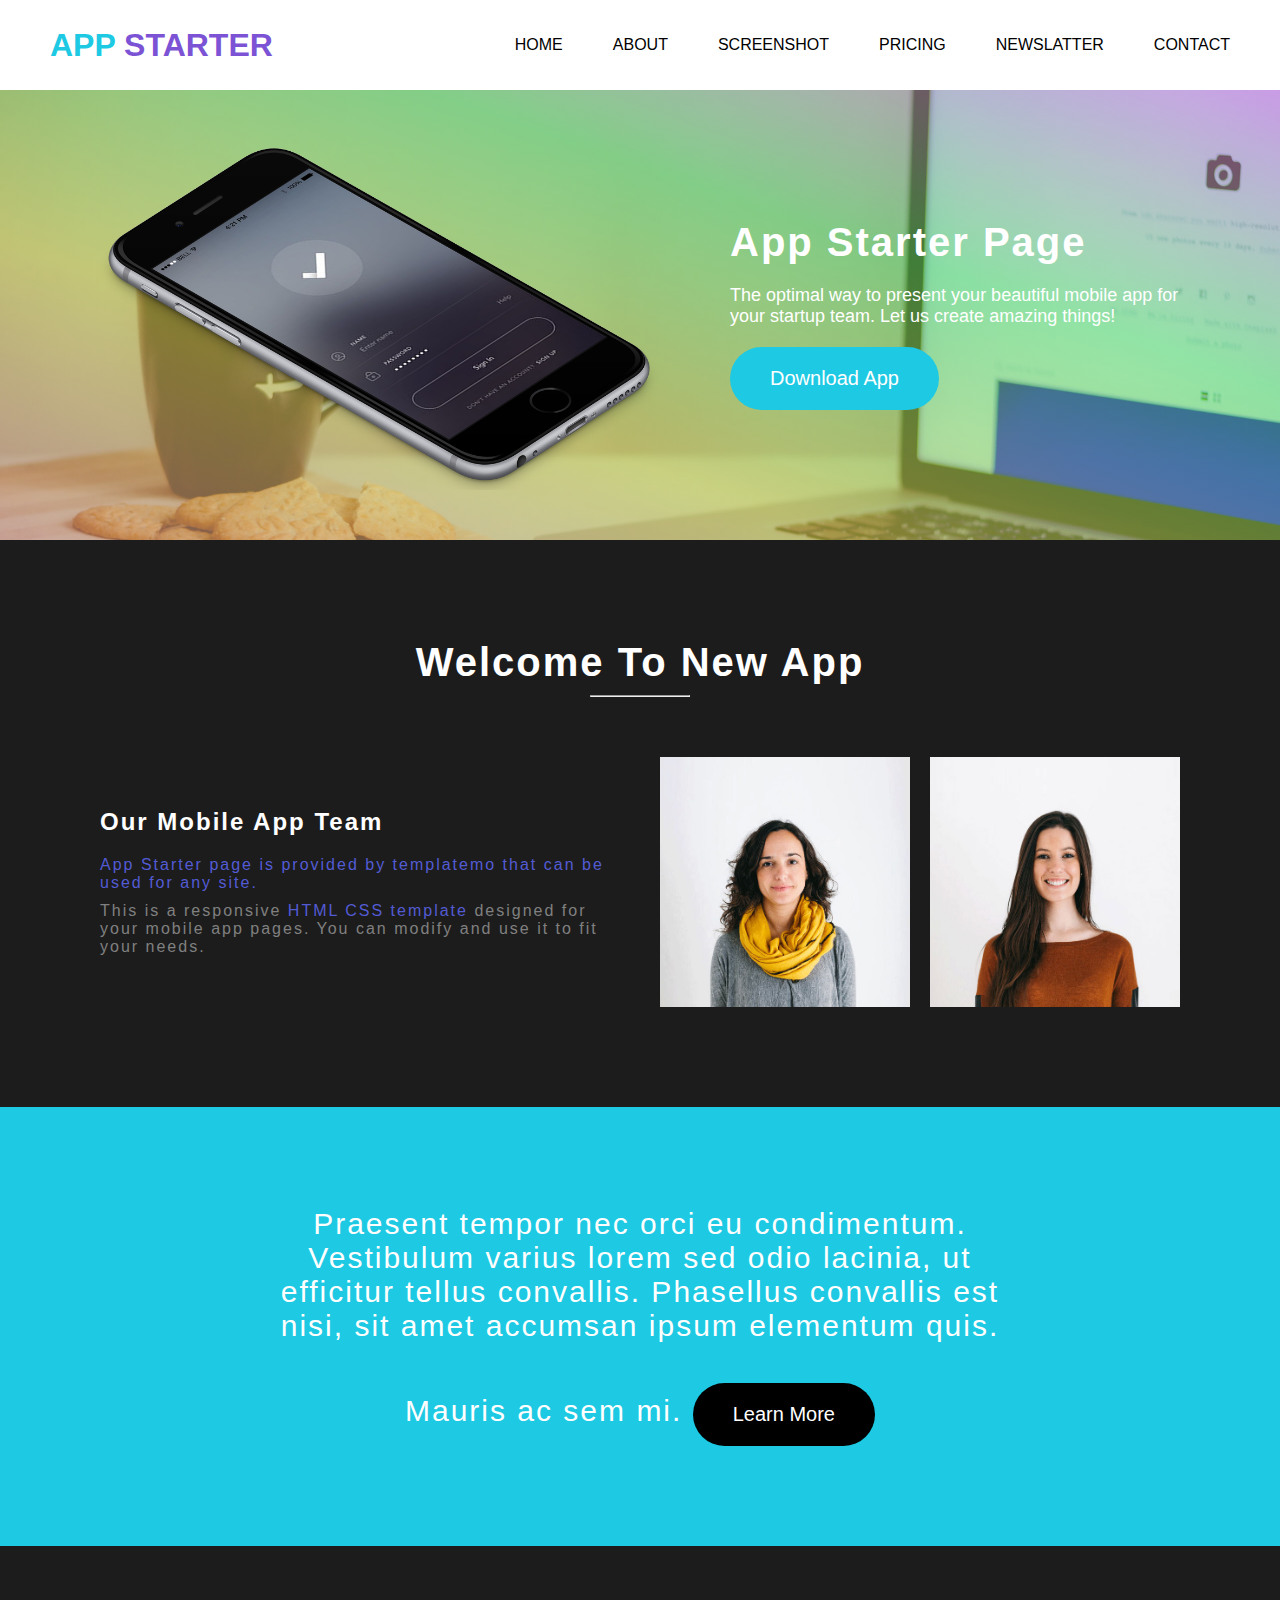
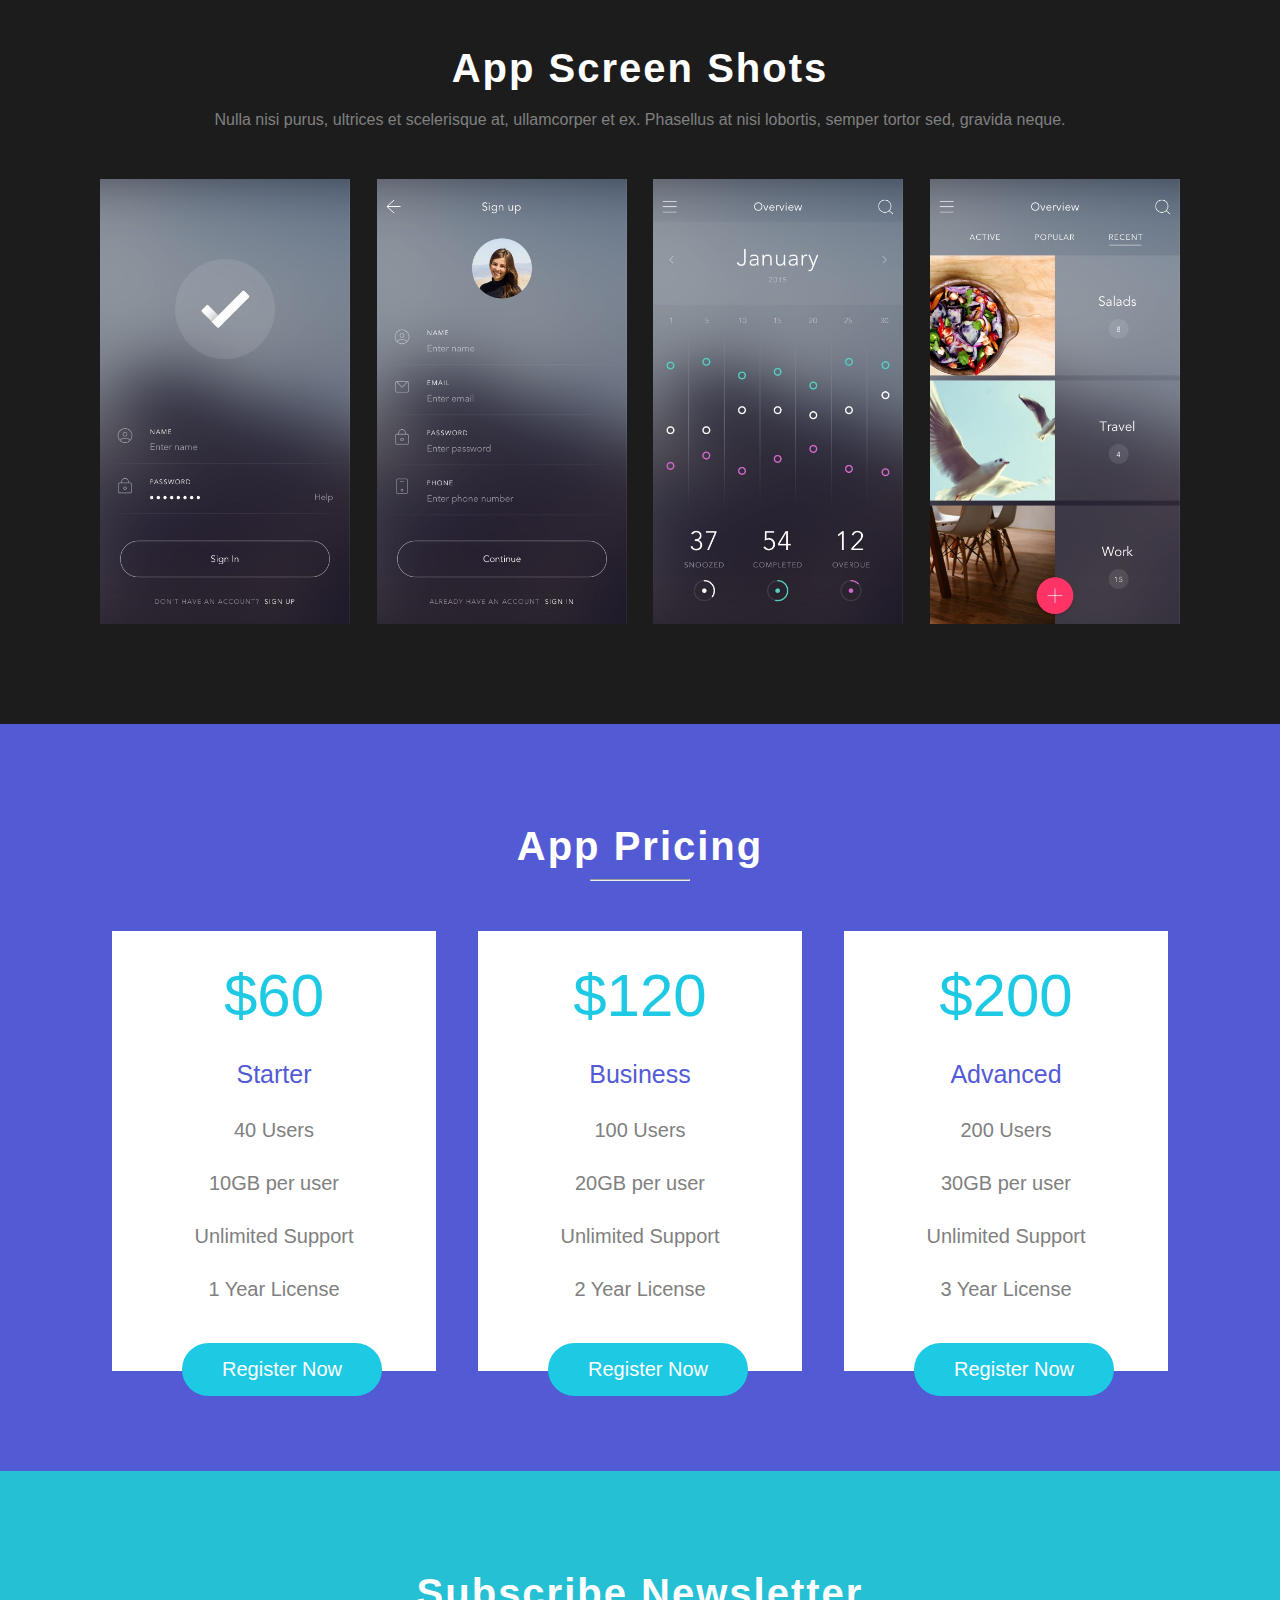
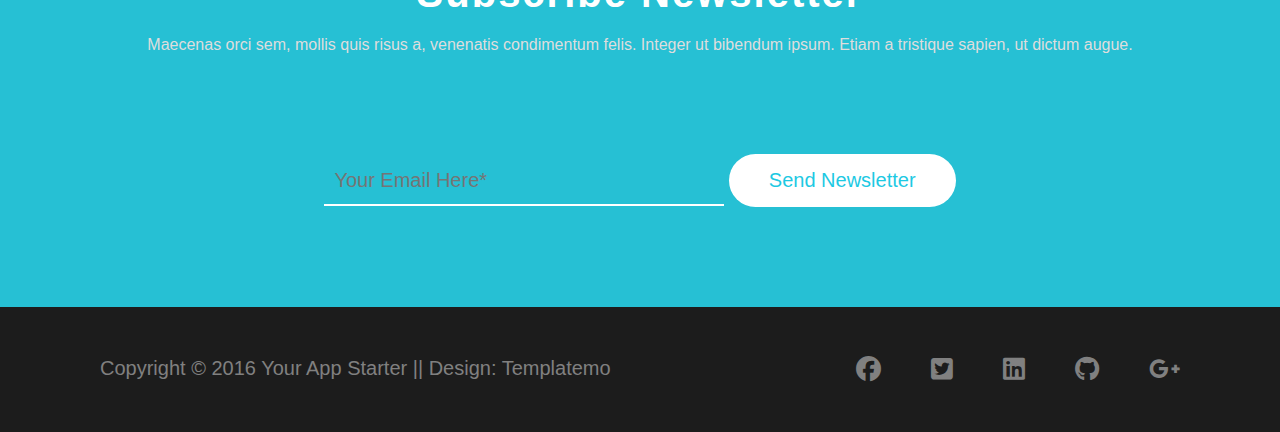
<file: App_Starter_clone/index.html>
<!DOCTYPE html>
<html lang="en">

<head>
    <meta charset="UTF-8">
    <meta name="viewport" content="width=device-width, initial-scale=1.0">
    <title>Document</title>
    <link rel="stylesheet" href="style.css">
    <link rel="stylesheet" href="responsive.css">
    <link rel="stylesheet" href="https://cdnjs.cloudflare.com/ajax/libs/font-awesome/6.6.0/css/all.min.css">
</head>

<body>
    <div class="header">
        <h1><span style="color: #1dc9e3;">APP</span> <span style="color: #7B53D4;">STARTER</span></h1>
        <div class="menu">
            <ul>
                <li>Home</li>
                <li>About</li>
                <li>ScreenShot</li>
                <li>Pricing</li>
                <li>NewsLatter</li>
                <li>Contact</li>
                
            </ul>
        </div>
    </div>

    <div class="hero-section">
        <img src="./home-img.png" alt="">
        <div>
            <h1>App Starter Page</h1>
            <p>
                The optimal way to present your beautiful mobile app for your startup team. Let us create amazing
                things!
            </p>
            <button>Download App</button>
        </div>
    </div>

    <div class="wlcome-section">
        <h1>welcome to new app</h1>
        <hr style="width: 100px; height: 2px; color: white; margin: auto;" />
        <div class="wlcome-data">
            <div>
                <h2>Our Mobile App Team</h2>
                <p>
                    App Starter page is provided by templatemo that can be used for any site.
                </p>
                <p class="title">
                    This is a responsive <span style="color: #535BD4;">HTML CSS template</span> designed for your mobile
                    app pages. You can modify and use it to fit your needs.
                </p>
            </div>
            <div class="wlc-img">
                <img src="./team-img1.jpg" alt="">
                <img src="./team-img2.jpg" alt="">
            </div>
        </div>
    </div>

    <div class="remdom-secton">
        <div>
            <p>
                Praesent tempor nec orci eu condimentum. Vestibulum varius lorem sed odio lacinia, ut efficitur tellus
                convallis. Phasellus convallis est nisi, sit amet accumsan ipsum elementum quis. Mauris ac sem mi.
                <button>Learn More</button>
            </p>
        </div>
    </div>

    <div class="app-screenshot">
        <h1>App Screen Shots</h1>
        <p>
            Nulla nisi purus, ultrices et scelerisque at, ullamcorper et ex. Phasellus at nisi lobortis, semper tortor sed, gravida neque.
        </p>
        <div class="app-img">
            <img src="./screenshot-img1.jpg" alt="">
            <img src="./screenshot-img2.jpg" alt="">
            <img src="./screenshot-img5.jpg" alt="">
            <img src="./screenshot-img4.jpg" alt="">
        </div>
    </div>

    <div class="app-pricing">
        <h1>App Pricing</h1>
        <hr style="width: 100px; height: 2px; color: white; margin: auto;" />
        <div class="price-box">
            <div class="box">
                <p class="p-dollar">$60</p>
                <p class="p-str">Starter</p>
                <p>40 Users</p>
                <p>10GB per user</p>
                <p>Unlimited Support</p>
                <p class="one">1 Year License</p>
                <button>Register Now</button>
            </div>
            
            <div class="box">
                <p class="p-dollar">$120</p>
                <p class="p-str">Business</p>
                <p>100 Users</p>
                <p>20GB per user</p>
                <p>Unlimited Support</p>
                <p class="one">2 Year License</p>
                <button>Register Now</button>
            </div>
            
            <div class="box">
                <p class="p-dollar">$200</p>
                <p class="p-str">Advanced</p>
                <p>200 Users</p>
                <p>30GB per user</p>
                <p>Unlimited Support</p>
                <p class="one">3 Year License</p>
                <button>Register Now</button>
            </div>
            
        </div>
    </div>

    <div class="newsletter">
        <h1>Subscribe Newsletter</h1>
        <p>
            Maecenas orci sem, mollis quis risus a, venenatis condimentum felis. Integer ut bibendum ipsum. Etiam a tristique sapien, ut dictum augue.
        </p>
        <div>
            <form>
                <input type="email" name="" id="ones" placeholder="Your Email Here*">
                <button>Send Newsletter</button>
            </form>
        </div>
    </div>

    <div class="footer">
        <div>
            <p>Copyright © 2016 Your App Starter || Design: Templatemo</p>
            <div class="icons">
                <i class="fa-brands fa-facebook"></i>
                <i class="fa-brands fa-square-twitter"></i>
                <i class="fa-brands fa-linkedin"></i>
                <i class="fa-brands fa-github"></i>
                <i class="fa-brands fa-google-plus-g"></i>
            </div>
        </div>
    </div>
</body>

</html>
</file>
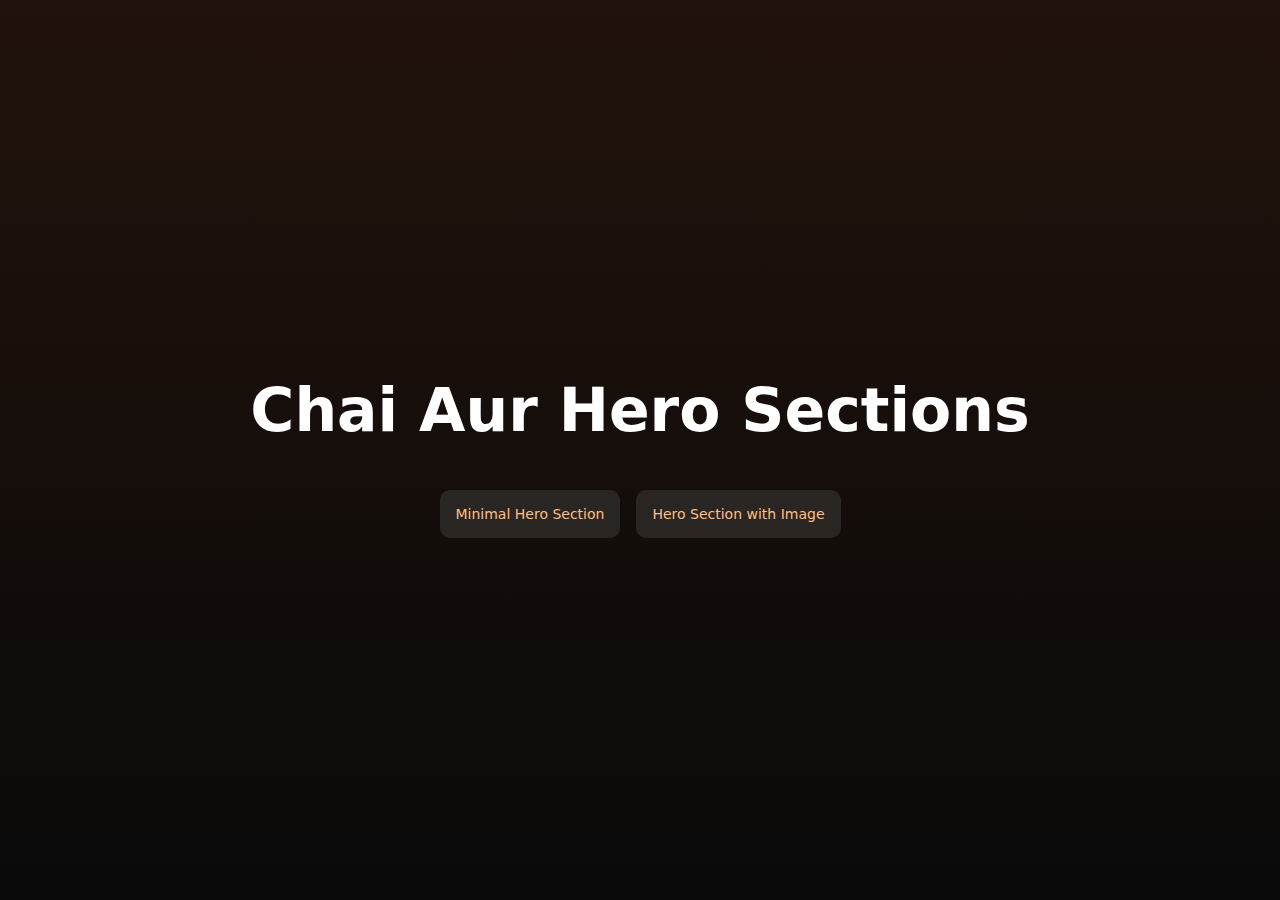
<file: chai-aur-hero-section/index.html>
<!DOCTYPE html>
<html lang="en">
	<head>
		<meta charset="UTF-8" />
		<meta name="viewport" content="width=device-width, initial-scale=1.0" />
		<title>Hero Section Challenge</title>
		<link rel="stylesheet" href="styles.css" />
	</head>
	<body>
		<main class="main">
			<h1 class="heading">Chai Aur Hero Sections</h1>

			<div class="btns">
				<a href="./challenge-1/index.html">Minimal Hero Section</a>
				<a href="./challenge-2/index.html">Hero Section with Image</a>
			</div>
		</main>
	</body>
</html>
</file>
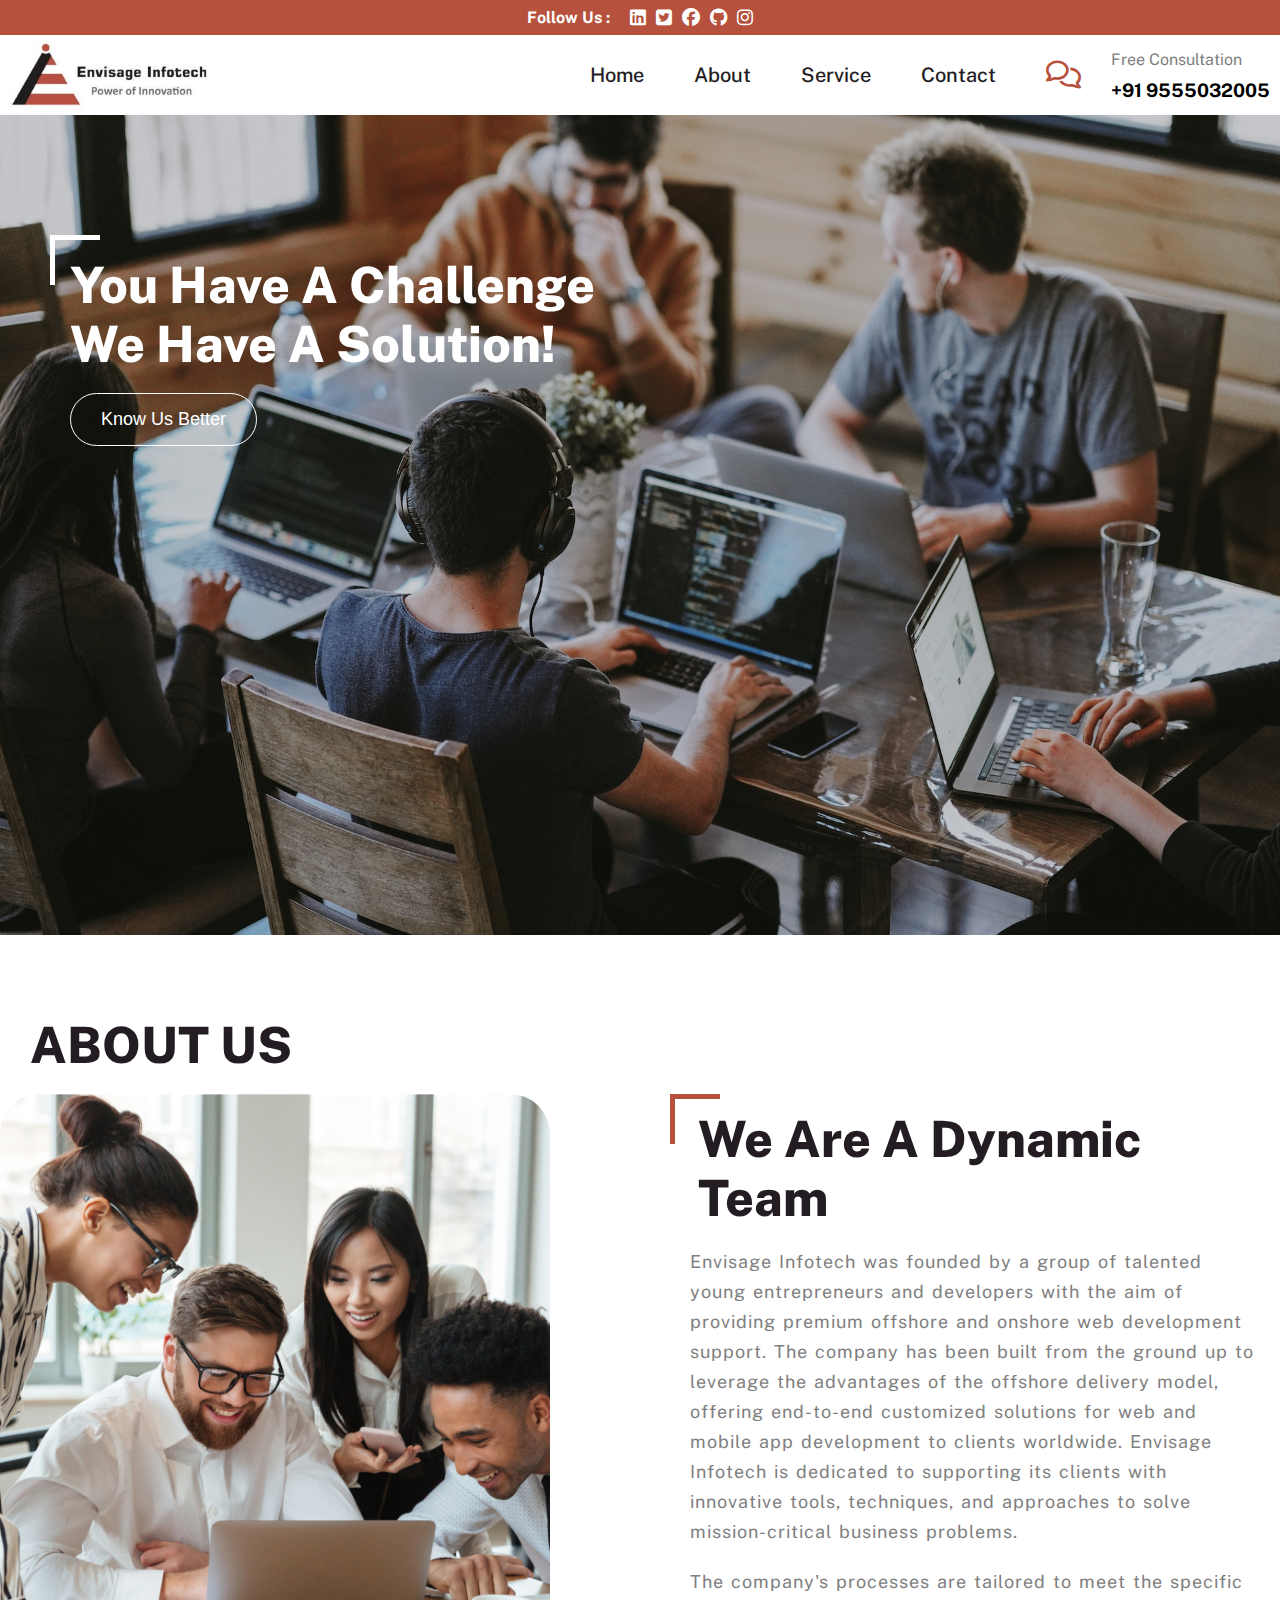
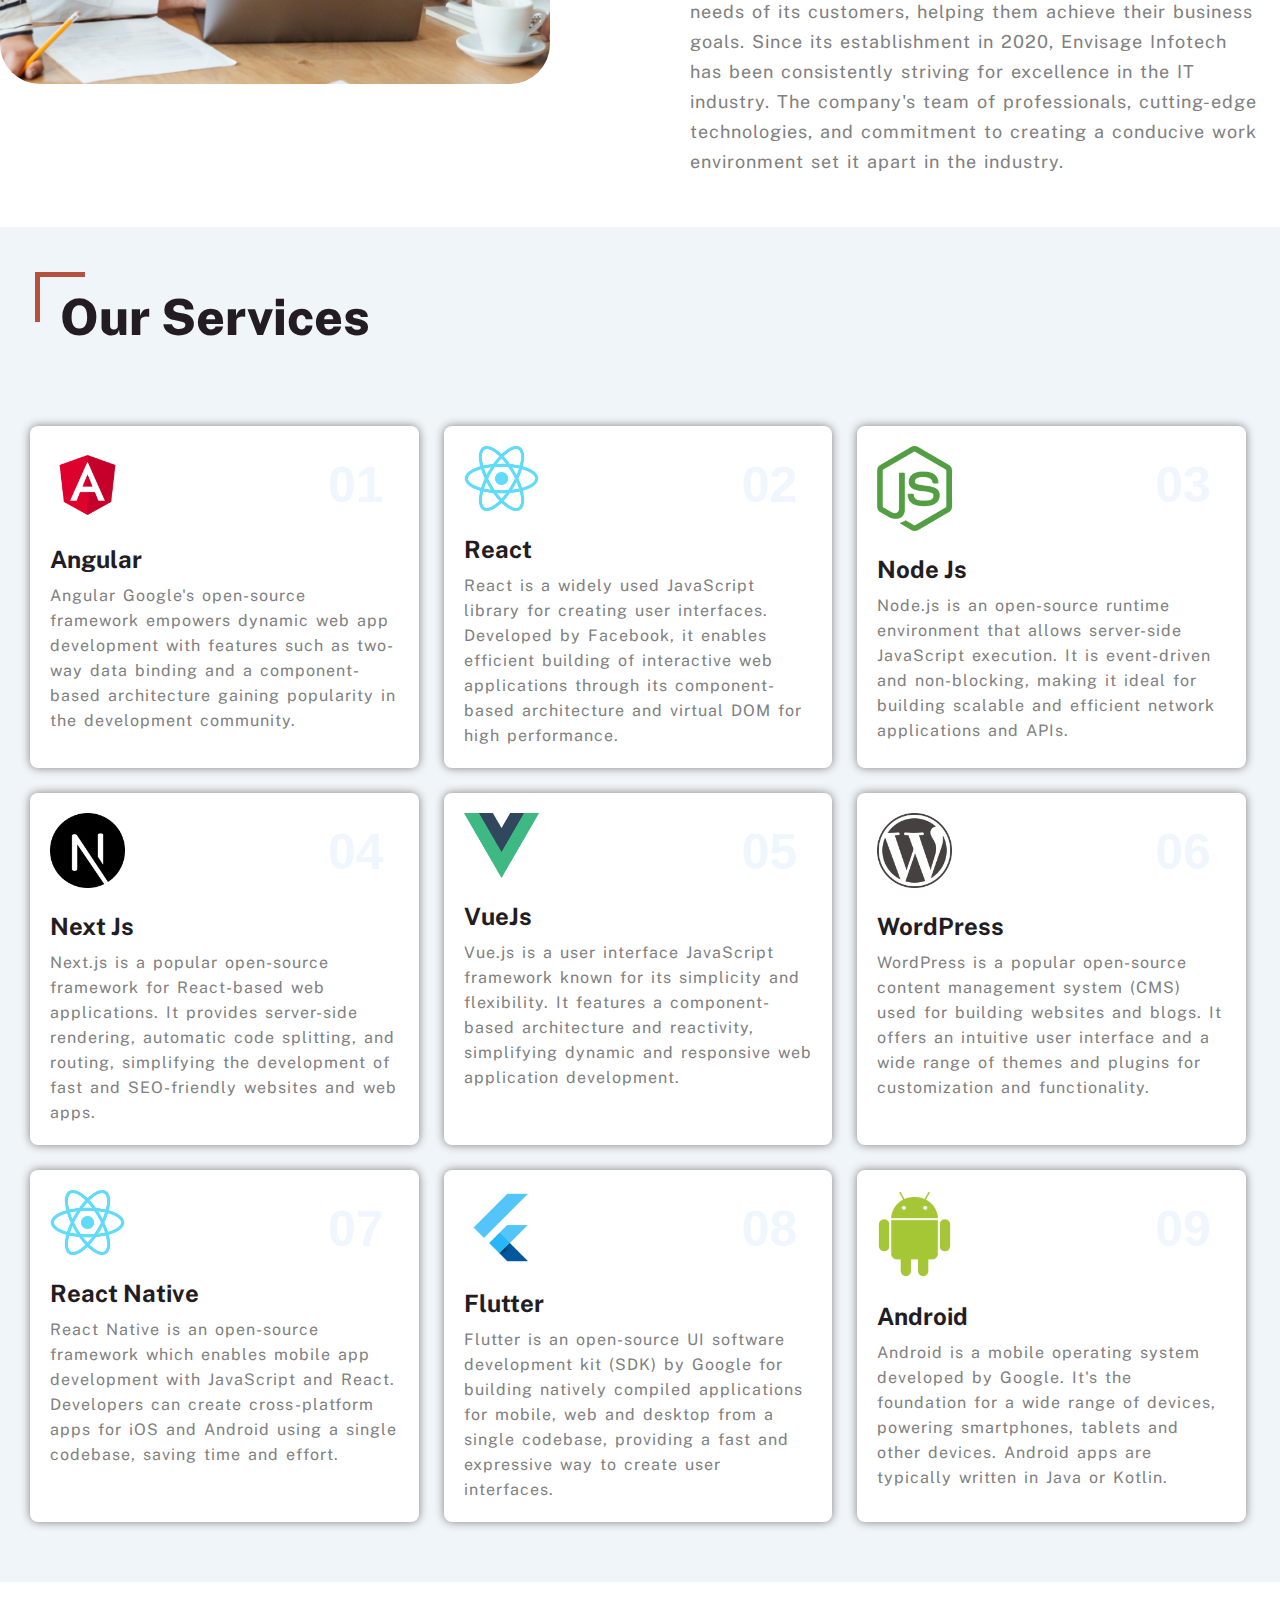
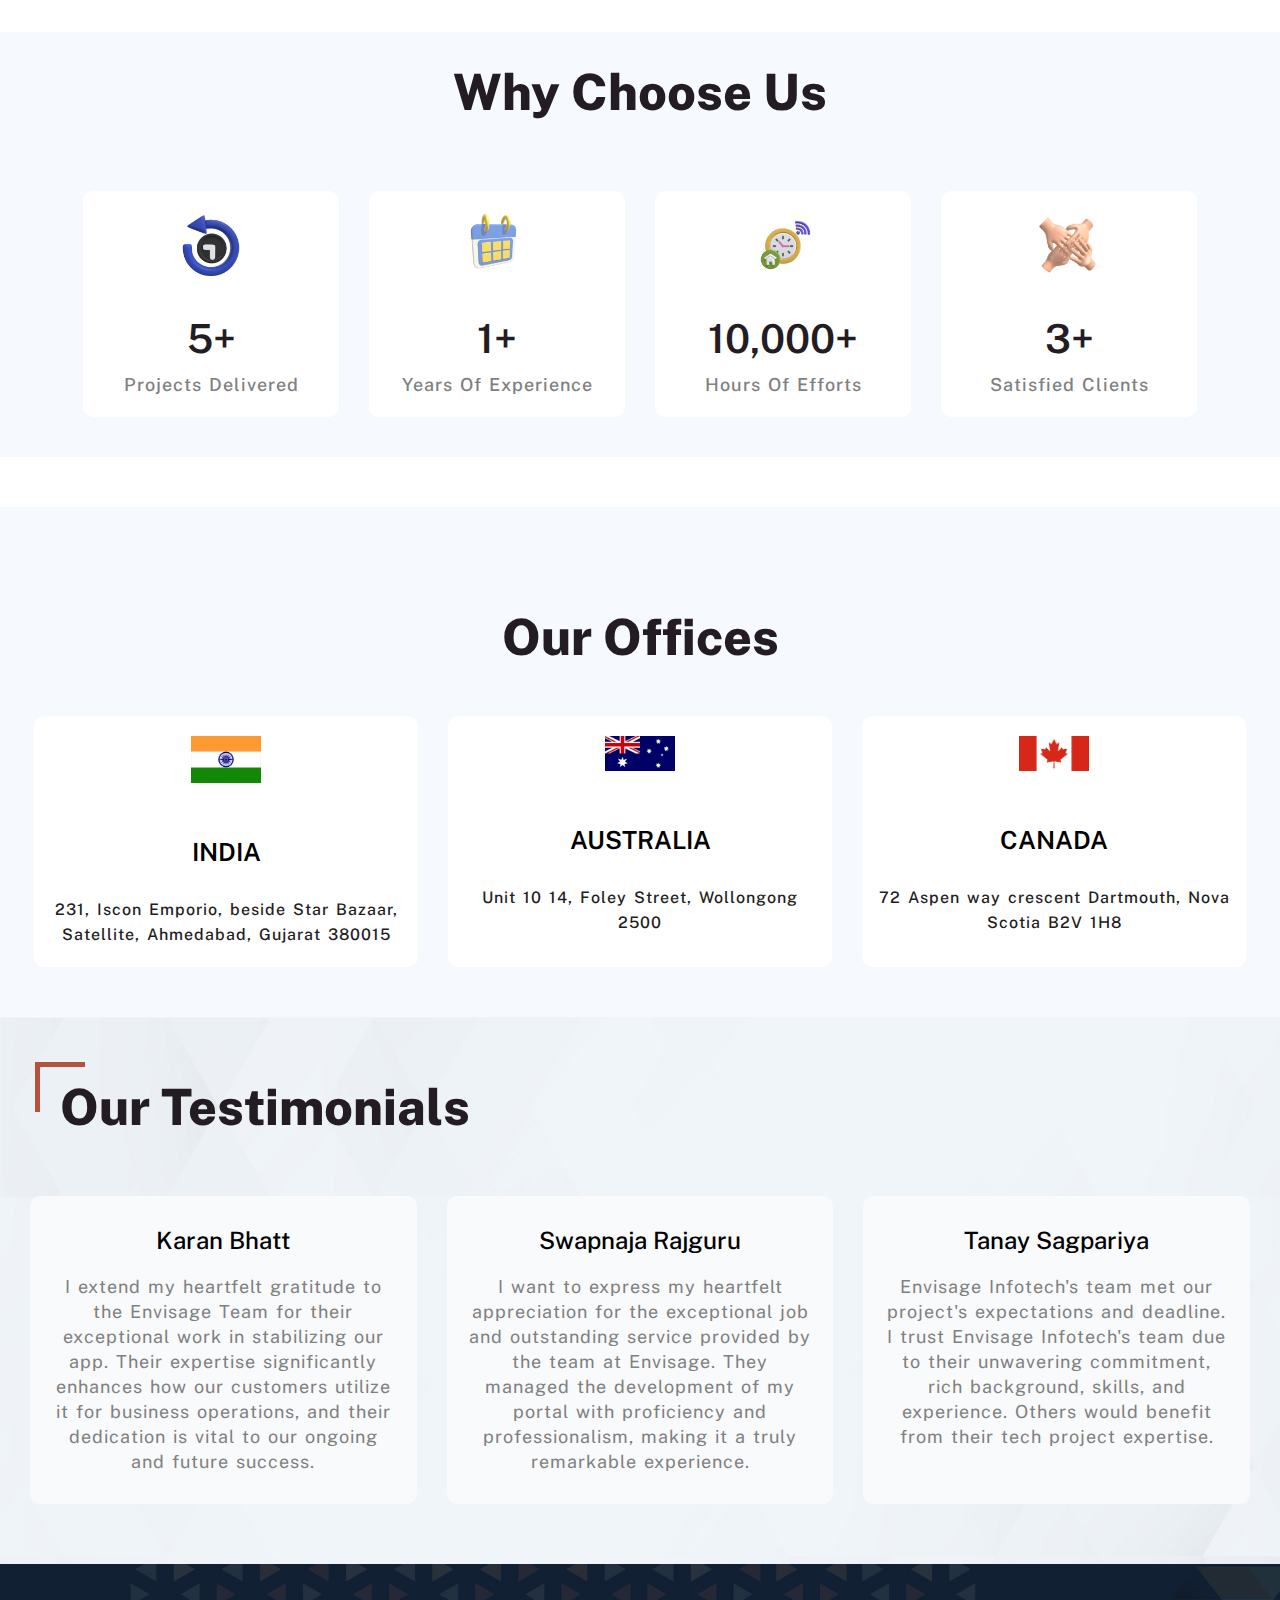
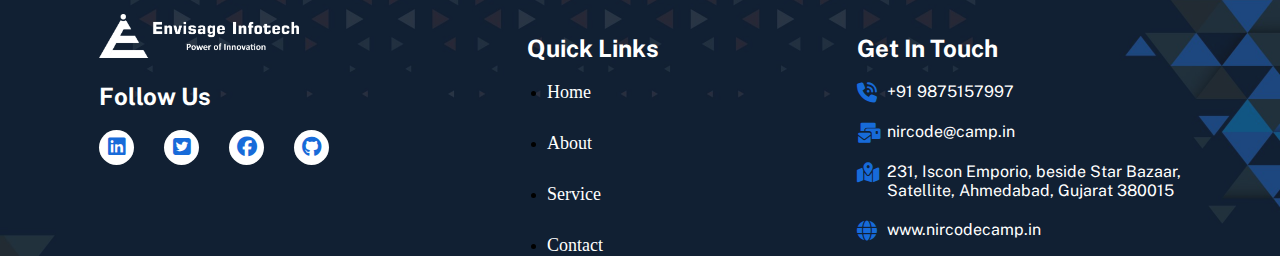
<file: Envisage_Infotech_clone/index.html>
<!DOCTYPE html>
<html lang="en">

<head>
    <meta charset="UTF-8">
    <meta name="viewport" content="width=device-width, initial-scale=1.0">
    <title>Envisage Infotech Pvt Ltd</title>
    <link rel="preconnect" href="https://fonts.googleapis.com">
    <link rel="preconnect" href="https://fonts.gstatic.com" crossorigin>
    <link href="https://fonts.googleapis.com/css2?family=Public+Sans:ital,wght@0,100..900;1,100..900&display=swap"
        rel="stylesheet">
    <link rel="stylesheet" href="https://cdnjs.cloudflare.com/ajax/libs/font-awesome/6.6.0/css/all.min.css">
    <link rel="stylesheet" href="style.css">
</head>

<body>
    <div class="top-nav">
        <h4>Follow Us :</h4>
        <div>
            <i class="fa-brands fa-linkedin"></i>
            <i class="fa-brands fa-square-twitter"></i>
            <i class="fa-brands fa-facebook"></i>
            <i class="fa-brands fa-github"></i>
            <i class="fa-brands fa-instagram"></i>
        </div>
    </div>

    <div class="header">
        <img src="./image/Final-_Logo-.jpg" alt="" width="200px">
        <div class="nav">
            <ul>
                <li><a href="#">Home</a></li>
                <li><a href="#">About</a></li>
                <li><a href="#">Service</a></li>
                <li><a href="#">Contact</a></li>
            </ul>
            <div class="enq">
                <i class="fa-regular fa-comments"></i>
                <div>
                    <p>Free Consultation</p>
                    <h3>+91 9555032005</h3>
                </div>
            </div>
        </div>
    </div>

    <div class="hero-section">
        <div>
            <div class="notestion"></div>
            <h2 class="title"></span>You Have A Challenge <br> We Have A Solution!</h2>
            <button>Know Us Better</button>
        </div>
    </div>

    <div class="about-section">
        <h1>ABOUT US</h1>
        <div class="about-info">
            <img src="./image/service-image.jpg" alt="">
            <div>
                <div class="notestion"></div>
                <h2>We Are A Dynamic Team</h2>
                <p class="title">
                    Envisage Infotech was founded by a group of talented young entrepreneurs and developers with the aim
                    of providing premium offshore and onshore web development support. The company has been built from
                    the ground up to leverage the advantages of the offshore delivery model, offering end-to-end
                    customized solutions for web and mobile app development to clients worldwide. Envisage Infotech is
                    dedicated to supporting its clients with innovative tools, techniques, and approaches to solve
                    mission-critical business problems.
                </p>
                <p class="sub-title">
                    The company's processes are tailored to meet the specific needs of its customers, helping them
                    achieve their business goals. Since its establishment in 2020, Envisage Infotech has been
                    consistently striving for excellence in the IT industry.
                    The company's team of professionals, cutting-edge technologies, and commitment to creating a
                    conducive work environment set it apart in the industry.
                </p>
            </div>
        </div>
    </div>

    <div class="service">
        <div>
            <div class="notestion"></div>
            <h1>Our Services</h1>
            <div class="service-card">
                <div class="box">
                    <img src="./images/angular_logo.png" alt="" width="75px">
                    <div>
                        <h2>Angular</h2>
                        <p>
                            Angular Google's open-source framework empowers dynamic web app development with features
                            such as two-way data binding and a component-based architecture gaining popularity in the
                            development community.
                        </p>
                    </div>
                    <button>01</button>
                </div>

                <div class="box">
                    <img src="./images/react_logo-2.png" alt="" width="75px">
                    <div>
                        <h2>React</h2>
                        <p>
                            React is a widely used JavaScript library for creating user interfaces. Developed by
                            Facebook, it enables efficient building of interactive web applications through its
                            component-based architecture and virtual DOM for high performance.
                        </p>
                    </div>
                    <button>02</button>
                </div>

                <div class="box">
                    <img src="./images/node-js.png" alt="" width="75px">
                    <div>
                        <h2>Node Js</h2>
                        <p>
                            Node.js is an open-source runtime environment that allows server-side JavaScript execution.
                            It is event-driven and non-blocking, making it ideal for building scalable and efficient
                            network applications and APIs.
                        </p>
                    </div>
                    <button>03</button>
                </div>

                <div class="box">
                    <img src="./images/nextjs-icon-512x512-y563b8iq.png" alt="" width="75px">
                    <div>
                        <h2>Next Js</h2>
                        <p>
                            Next.js is a popular open-source framework for React-based web applications. It provides
                            server-side rendering, automatic code splitting, and routing, simplifying the development of
                            fast and SEO-friendly websites and web apps.
                        </p>
                    </div>
                    <button>04</button>
                </div>

                <div class="box">
                    <img src="./images/vuejs_logo-1.png" alt="" width="75px">
                    <div>
                        <h2>VueJs</h2>
                        <p>
                            Vue.js is a user interface JavaScript framework known for its simplicity and flexibility. It
                            features a component-based architecture and reactivity, simplifying dynamic and responsive
                            web application development.
                        </p>
                    </div>
                    <button>05</button>
                </div>

                <div class="box">
                    <img src="./images/Wordpress-Logo.svg.png" alt="" width="75px">
                    <div>
                        <h2>WordPress</h2>
                        <p>
                            WordPress is a popular open-source content management system (CMS) used for building
                            websites and blogs. It offers an intuitive user interface and a wide range of themes and
                            plugins for customization and functionality.
                        </p>
                    </div>
                    <button>06</button>
                </div>

                <div class="box">
                    <img src="./images/react_logo-1.png" alt="" width="75px">
                    <div>
                        <h2>React Native</h2>
                        <p>
                            React Native is an open-source framework which enables mobile app development with
                            JavaScript and React. Developers can create cross-platform apps for iOS and Android using a
                            single codebase, saving time and effort.
                        </p>
                    </div>
                    <button>07</button>
                </div>

                <div class="box">
                    <img src="./images/flutter_logo_470e9f7491.png" alt="" width="75px">
                    <div>
                        <h2>Flutter</h2>
                        <p>
                            Flutter is an open-source UI software development kit (SDK) by Google for building natively
                            compiled applications for mobile, web and desktop from a single codebase, providing a fast
                            and expressive way to create user interfaces.
                        </p>
                    </div>
                    <button>08</button>
                </div>

                <div class="box">
                    <img src="./images/Android_robot.svg.png" alt="" width="75px">
                    <div>
                        <h2>Android</h2>
                        <p>
                            Android is a mobile operating system developed by Google. It's the foundation for a wide
                            range of devices, powering smartphones, tablets and other devices. Android apps are
                            typically written in Java or Kotlin.
                        </p>
                    </div>
                    <button>09</button>
                </div>

            </div>
        </div>
    </div>

    <div class="choose">
        <h1>Why Choose Us</h1>
        <div class="choose-card">
            <div class="box">
                <img src="./image/Deadline-Project.png" alt="" width="70px">
                <div>
                    <h1>5+</h1>
                    <p>Projects Delivered</p>
                </div>
            </div>

            <div class="box">
                <img src="./image/Calendar.png" alt="" width="70px">
                <div>
                    <h1>1+</h1>
                    <p>Years Of Experience</p>
                </div>
            </div>
            <div class="box">
                <img src="./image/Working-Hours.png" alt="" width="70px">
                <div>
                    <h1>10,000+</h1>
                    <p>Hours Of Efforts</p>
                </div>
            </div>
            <div class="box">
                <img src="./image/Collaboration.png" alt="" width="70px">
                <div>
                    <h1>3+</h1>
                    <p>Satisfied Clients</p>
                </div>
            </div>

        </div>
    </div>

    <div class="officed">
        <h1>Our Offices</h1>
        <div class="office-card">
            <div class="box">
                <img src="./image/India_Flag.png" alt="" width="70px">
                <div>
                    <h1>INDIA</h1>
                    <p>231, Iscon Emporio, beside Star Bazaar, Satellite, Ahmedabad, Gujarat 380015</p>
                </div>
            </div>

            <div class="box">
                <img src="./image/ezgif.com-webp-to-png.png" alt="" width="70px">
                <div>
                    <h1>AUSTRALIA</h1>
                    <p>Unit 10 14, Foley Street, Wollongong 2500</p>
                </div>
            </div>
            <div class="box">
                <img src="./image/Flag_of_Canada_Pantone.svg.png" alt="" width="70px">
                <div>
                    <h1>CANADA</h1>
                    <p>72 Aspen way crescent Dartmouth, Nova Scotia B2V 1H8</p>
                </div>
            </div>

        </div>
    </div>

    <div class="testimonials">
        <div>
            <div class="notestion"></div>
            <h1>Our Testimonials</h1>
        </div>
        <div class="testimonials-card">
            <div class="test-box">
                <h2>Karan Bhatt</h2>
                <p>
                    I extend my heartfelt gratitude to the Envisage Team for their exceptional work in stabilizing our
                    app. Their expertise significantly enhances how our customers utilize it for business operations,
                    and their dedication is vital to our ongoing and future success.
                </p>
            </div>

            <div class="test-box">
                <h2>Swapnaja Rajguru</h2>
                <p>
                    I want to express my heartfelt appreciation for the exceptional job and outstanding service provided
                    by the team at Envisage. They managed the development of my portal with proficiency and
                    professionalism, making it a truly remarkable experience.
                </p>
            </div>

            <div class="test-box">
                <h2>Tanay Sagpariya</h2>
                <p>
                    Envisage Infotech's team met our project's expectations and deadline. I trust Envisage Infotech's
                    team due to their unwavering commitment, rich background, skills, and experience. Others would
                    benefit from their tech project expertise.
                </p>
            </div>

        </div>
    </div>

    <div class="footer">
        <div class="footer-sec">
            <div>
                <img src="./image/image_2023_10_19T09_56_28_827Z.png" alt="" width="200px">
                <h2>Follow Us</h2>
                <div class="socal-icon">
                    <button>
                        <i class="fa-brands fa-linkedin"></i>
                    </button>
                    <button>
                        <i class="fa-brands fa-square-twitter"></i>
                    </button>
                    <button>
                        <i class="fa-brands fa-facebook"></i>
                    </button>
                    <button>
                        <i class="fa-brands fa-github"></i>
                    </button>
                </div>
            </div>
            <div class="footer-menu">
                <h2>Quick Links</h2>
                <ul>
                    <li><a href="#">Home</a></li>
                    <li><a href="#">About</a></li>
                    <li><a href="#">Service</a></li>
                    <li><a href="#">Contact</a></li>
                </ul>
            </div>
            <div class="get-touch">
                <h2>Get In Touch</h2>
                <div class="get-touch-data">
                    <div>
                        <button>
                            <i class="fa-solid fa-phone-volume"></i>
                        </button>
                        <p>+91 9875157997</p>
                    </div>
                    <div>
                        <button>
                            <i class="fa-solid fa-envelopes-bulk"></i>
                        </button>
                        <p>nircode@camp.in</p>
                    </div>
                    <div>
                        <button>
                            <i class="fa-solid fa-map-location-dot"></i>
                        </button>
                        <p>
                            231, Iscon Emporio, beside Star Bazaar,<br> Satellite, Ahmedabad, Gujarat 380015
                        </p>
                    </div>
                    <div>
                        <button>
                            <i class="fa-solid fa-globe"></i>
                        </button>
                        <p>
                            www.nircodecamp.in
                        </p>
                    </div>
                </div>
            </div>
        </div>
    </div>
</body>

</html>
</file>
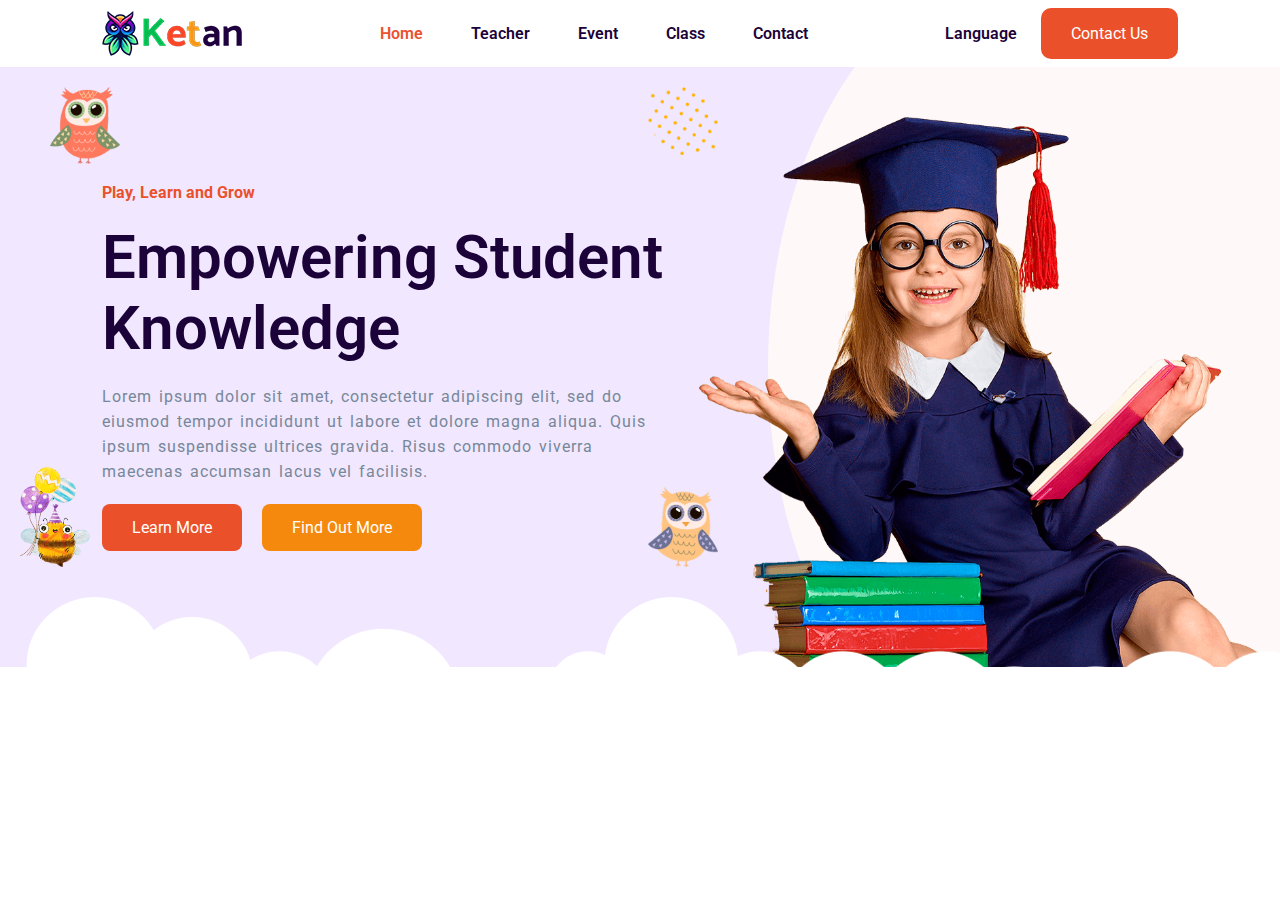
<file: hero-section/index.html>
<!DOCTYPE html>
<html lang="en">

<head>
    <meta charset="UTF-8">
    <meta name="viewport" content="width=device-width, initial-scale=1.0">
    <title>Home Page</title>
    <link rel="preconnect" href="https://fonts.googleapis.com">
    <link rel="preconnect" href="https://fonts.gstatic.com" crossorigin>
    <link
        href="https://fonts.googleapis.com/css2?family=Public+Sans:ital,wght@0,100..900;1,100..900&family=Roboto:ital,wght@0,100;0,300;0,400;0,500;0,700;0,900;1,100;1,300;1,400;1,500;1,700;1,900&display=swap"
        rel="stylesheet">
    <link rel="stylesheet"
        href="https://fonts.googleapis.com/css2?family=Material+Symbols+Outlined:opsz,wght,FILL,GRAD@20..48,100..700,0..1,-50..200" />
    <link rel="stylesheet" href="css/index.css">
</head>

<body>
    <div>
        <nav>
            <img src="./images/logo.png" alt="logo">
            <ul>
                <li><a href="index.html" style="color: #ea512e;">Home</a></li>
                <li><a href="#">Teacher</a></li>
                <li><a href="#">Event</a></li>
                <li><a href="#">Class</a></li>
                <li><a href="#">Contact</a></li>
            </ul>
            <div class="tool-button">
                <a href="#">Language</a>
                <button>Contact Us</button>
            </div>
            <div class="toolbar">
                <span class="material-symbols-outlined">
                    more_horiz
                </span>
                <span class="material-symbols-outlined toggler">
                    menu
                    <div class="dropdown">
                        <a href="index.html" style="color: #ea512e;">Home</a>
                        <a href="#">Teacher</a>
                        <a href="#">Event</a>
                        <a href="#">Class</a>
                        <a href="#">Contact</a>
                    </div>
                </span>
            </div>
        </nav>

        <div class="hero">
            <div class="header">
                <h6>Play, Learn and Grow</h6>
                <h1>Empowering Student Knowledge</h1>
                <p>
                    Lorem ipsum dolor sit amet, consectetur adipiscing elit, sed do eiusmod tempor incididunt ut labore et dolore magna aliqua. Quis ipsum suspendisse ultrices gravida. Risus commodo viverra maecenas accumsan lacus vel facilisis.
                </p>
                <div class="tollbar">
                    <button class="learn-btn">Learn More</button>
                    <button class="more-btn">Find Out More</button>
                </div>
                <img src="images/banner-shape-1.png" alt="" class="banner-1">
                <img src="images/banner-shape-2.png" alt="" class="banner-2">
                <img src="images/banner-shape-3.png" alt="" class="banner-3">
                <img src="images/banner-shape-4.png" alt="" class="banner-4">
            </div>
            <div class="circle">
                <img src="images/education-girl.png" alt="" class="girl">
            </div>
            <img src="images/banner-bg-shape-1.png" alt="" class="cloud">
        </div>
    </div>
</body>

</html>
</file>
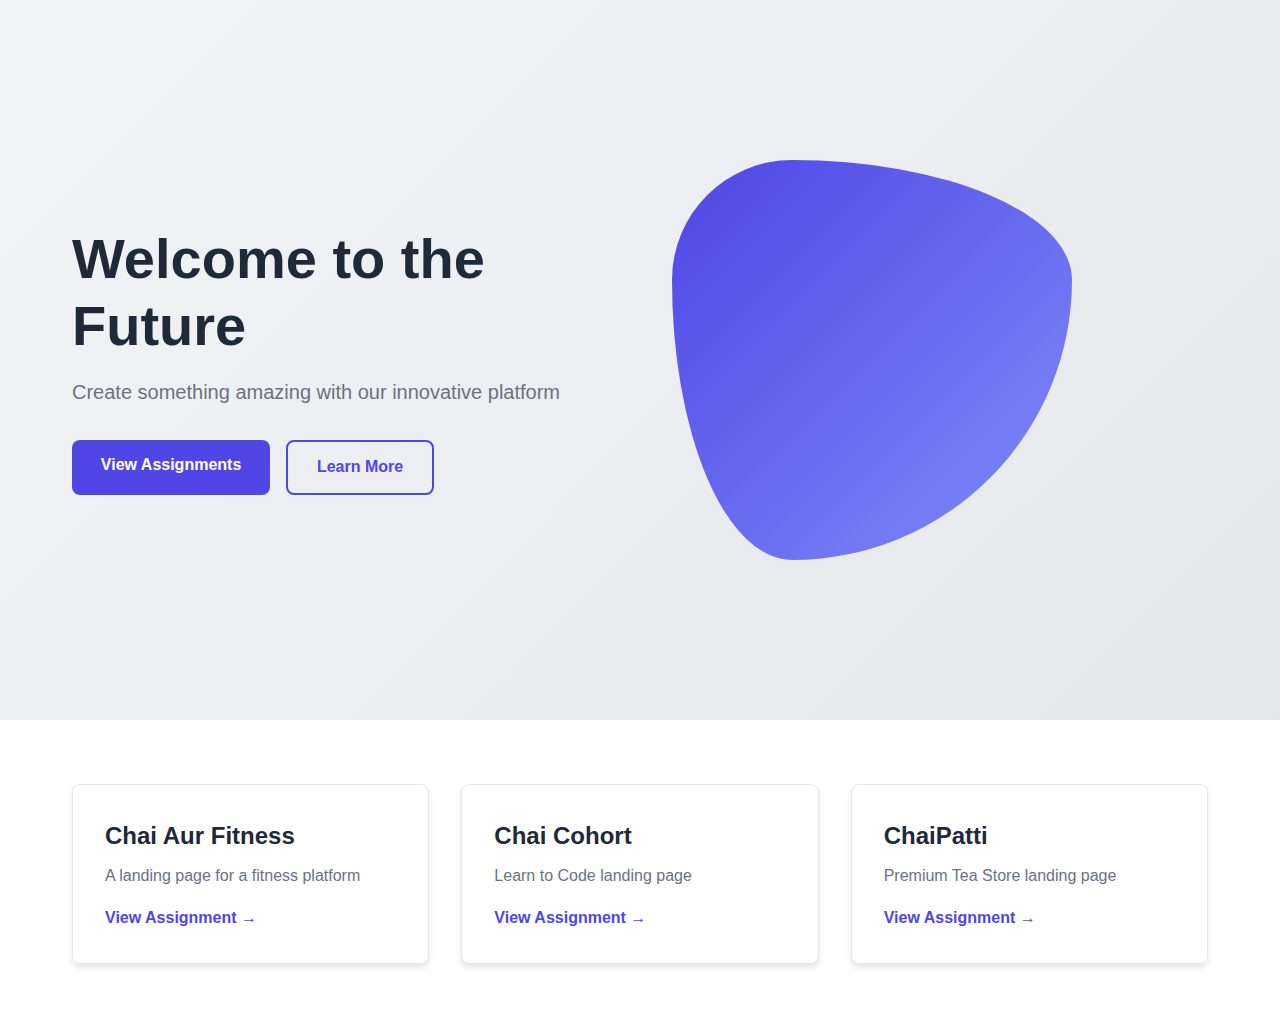
<file: landing-page-challenge/index.html>
<!DOCTYPE html>
<html lang="en">
<head>
    <meta charset="UTF-8">
    <meta name="viewport" content="width=device-width, initial-scale=1.0">
    <title>Modern Landing Page</title>
    <link rel="stylesheet" href="styles.css">
</head>
<body>
    <section id="home" class="hero">
        <div class="container">
            <div class="hero-content">
                <h1>Welcome to the Future</h1>
                <p>Create something amazing with our innovative platform</p>
                <div class="cta-buttons">
                    <a href="#assignments" class="btn primary">View Assignments</a>
                    <a href="#" class="btn secondary">Learn More</a>
                </div>
            </div>
            <div class="hero-image">
                <div class="abstract-shape"></div>
            </div>
        </div>
    </section>

    <section id="assignments" class="assignments">
        <div class="container">
            <div class="cards-grid">
                <a href="landing-page-1/index.html" class="card">
                    <div class="card-content">
                        <h2>Chai Aur Fitness</h2>
                        <p>A landing page for a fitness platform</p>
                        <span class="card-link">View Assignment →</span>
                    </div>
                </a>
                <a href="landing-page-2/index.html" class="card">
                    <div class="card-content">
                        <h2>Chai Cohort</h2>
                        <p>Learn to Code landing page</p>
                        <span class="card-link">View Assignment →</span>
                    </div>
                </a>
                <a href="landing-page-3/index.html" class="card">
                    <div class="card-content">
                        <h2>ChaiPatti</h2>
                        <p>Premium Tea Store landing page</p>
                        <span class="card-link">View Assignment →</span>
                    </div>
                </a>
            </div>
        </div>
    </section>

    <script src="script.js"></script>
</body>
</html>
</file>
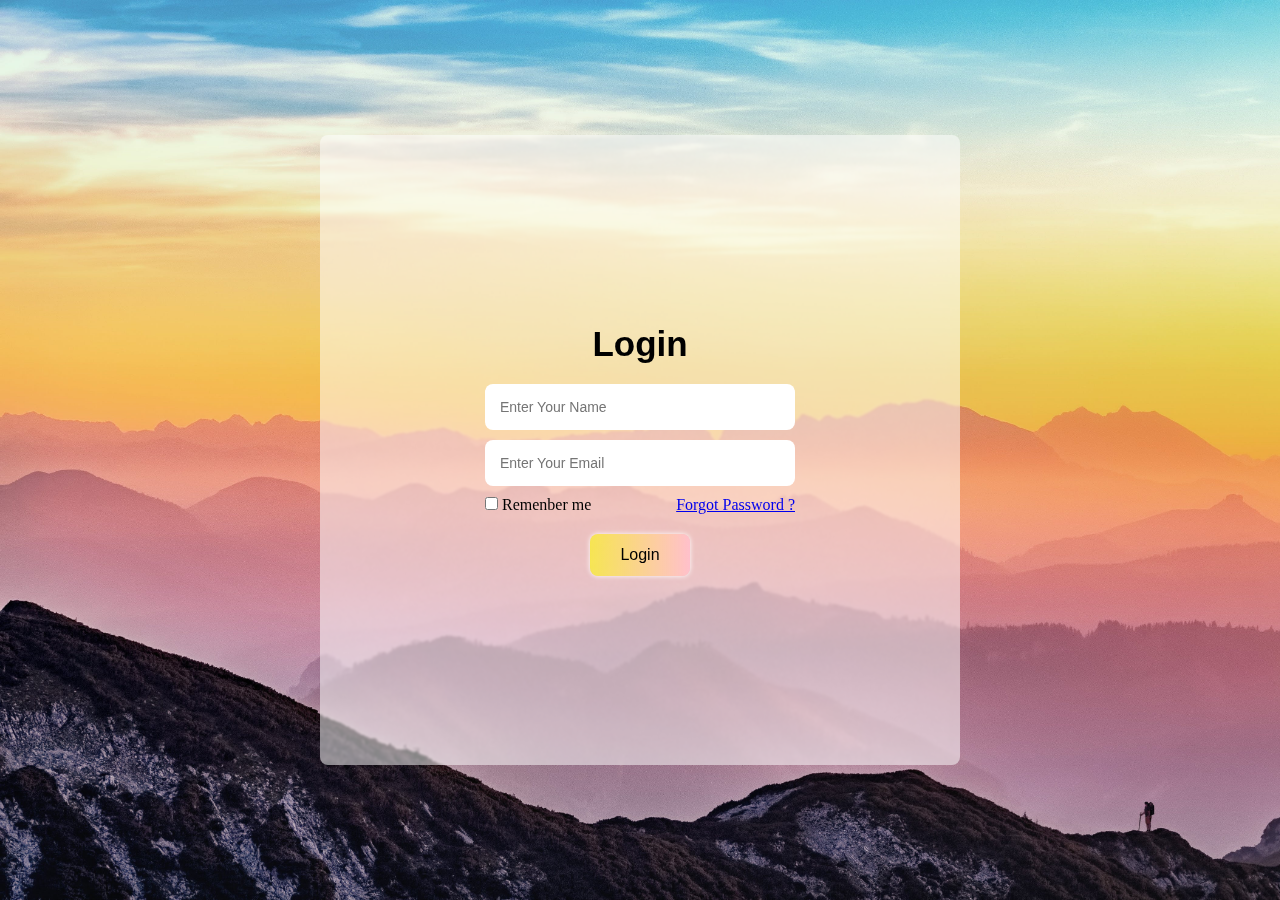
<file: login_page/index.html>
<!DOCTYPE html>
<html lang="en">

<head>
    <meta charset="UTF-8">
    <meta name="viewport" content="width=device-width, initial-scale=1.0">
    <title>Project 1</title>
    <link rel="stylesheet" href="style.css">
</head>

<body>
    <div class="container">
        <div class="loginPage">
            <h1>Login</h1>

            <div class="loginDetails">
                <input type="text" name="" id="" placeholder="Enter Your Name" required>
                <input type="email" name="" id="" placeholder="Enter Your Email" required>
            </div>

            <div class="password">
                <div>
                    <input type="checkbox" name="" id="checkbox">
                    <label for="checkbox">Remenber me</label>
                </div>

                <a href="#">
                    <p>Forgot Password ?</p>
                </a>
            </div>

            <button>Login</button>
        </div>
    </div>
</body>

</html>
</file>
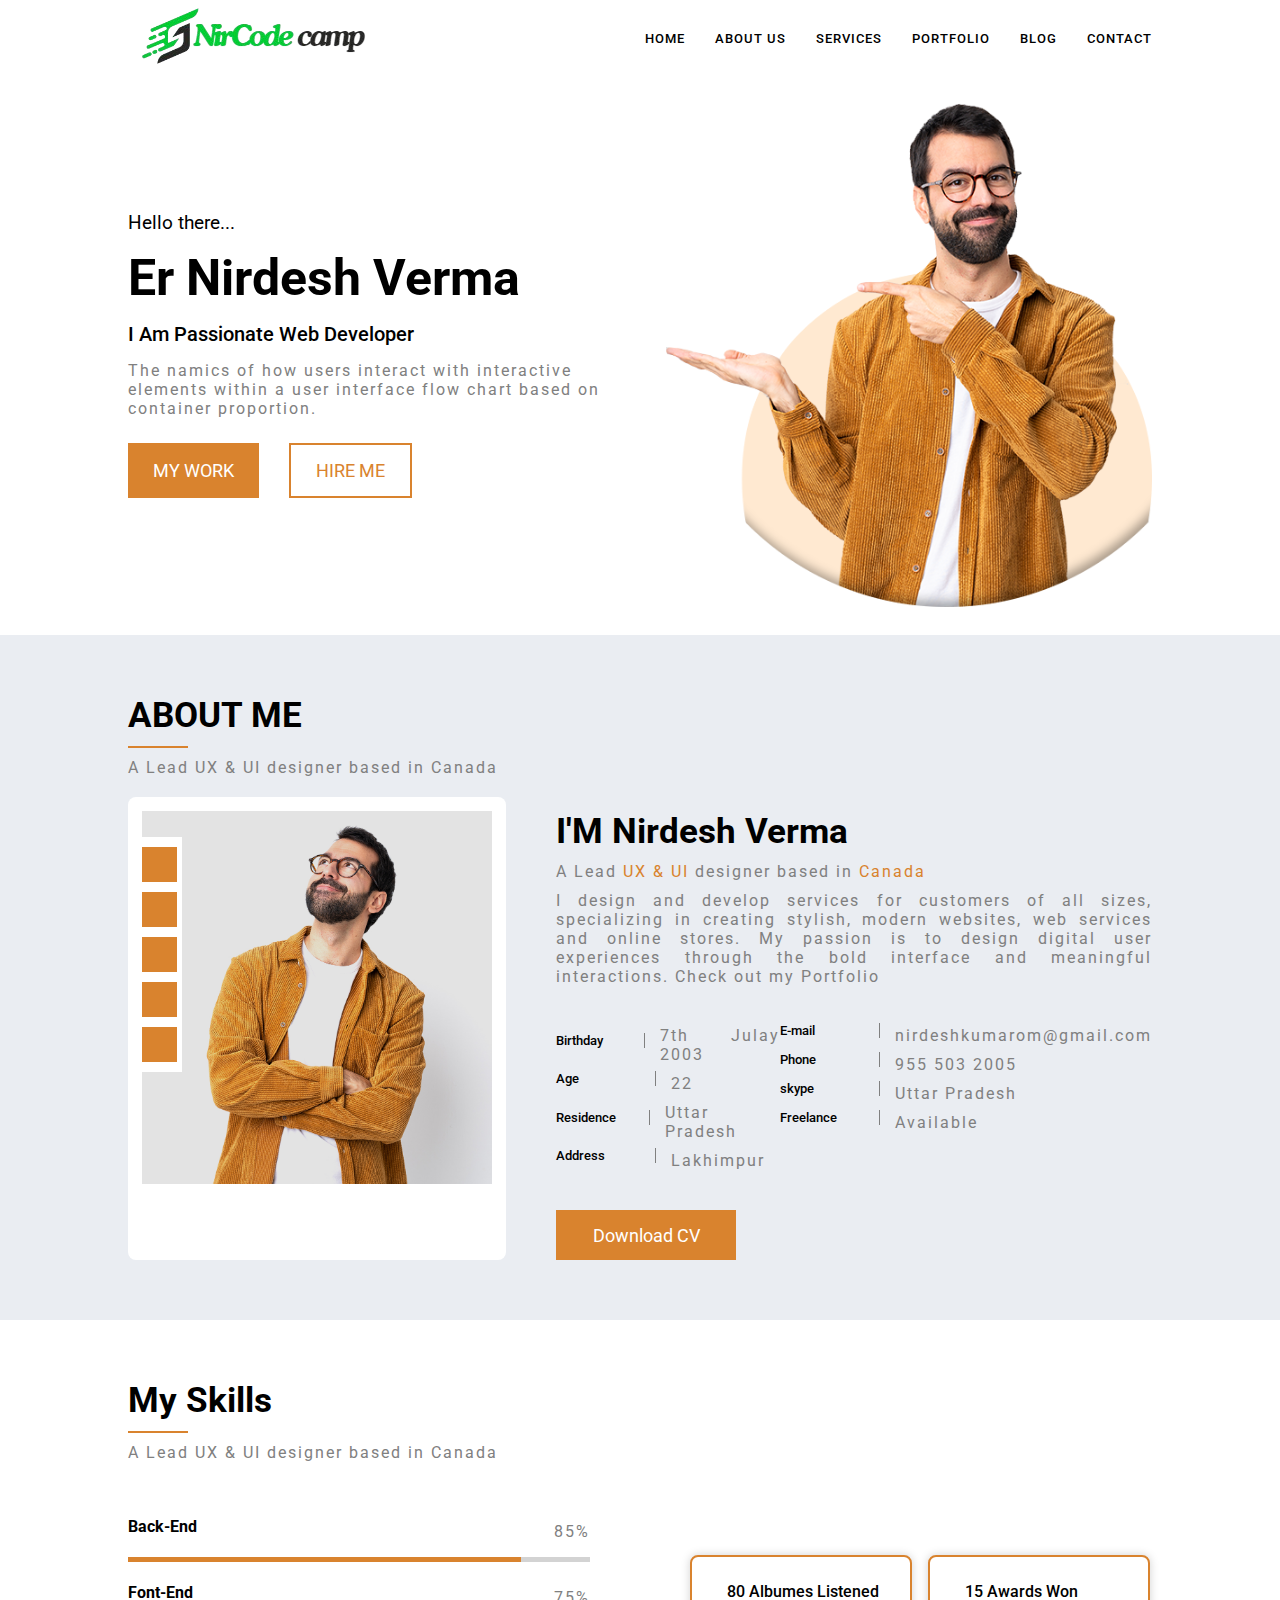
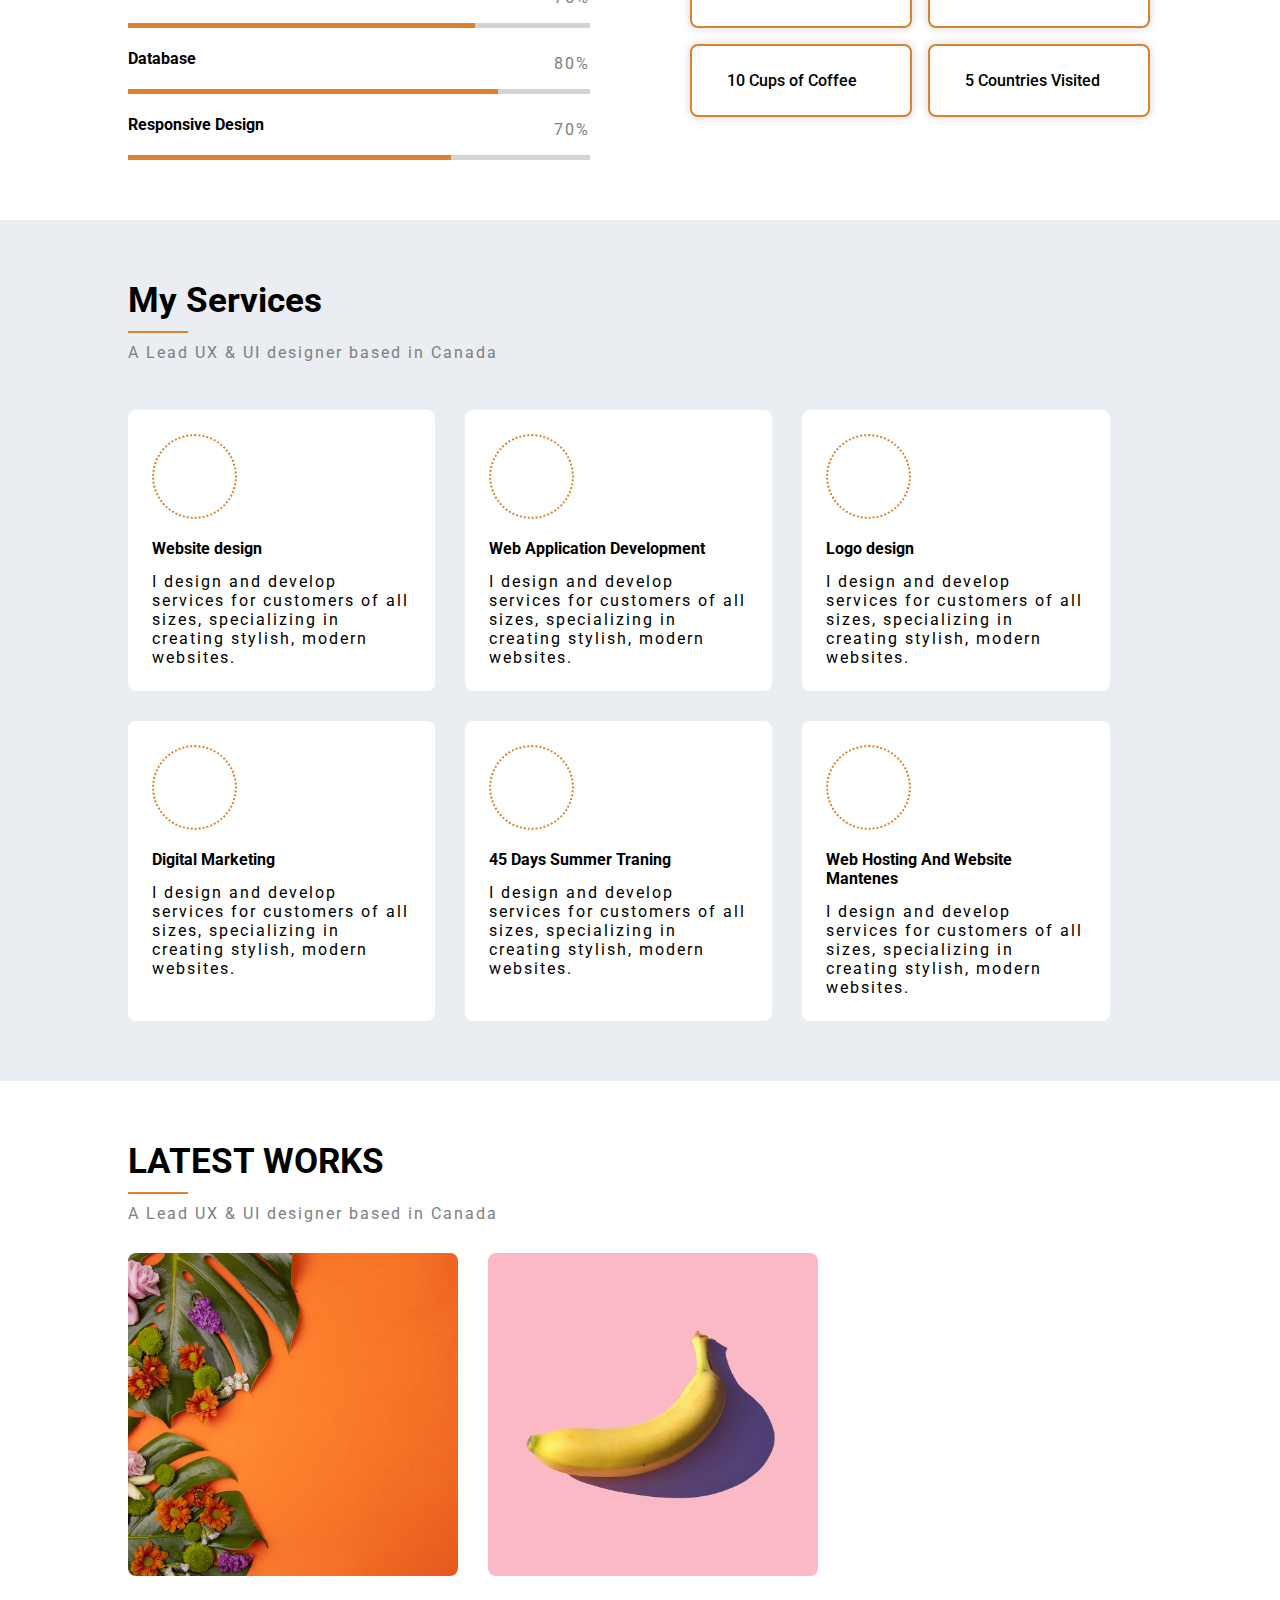
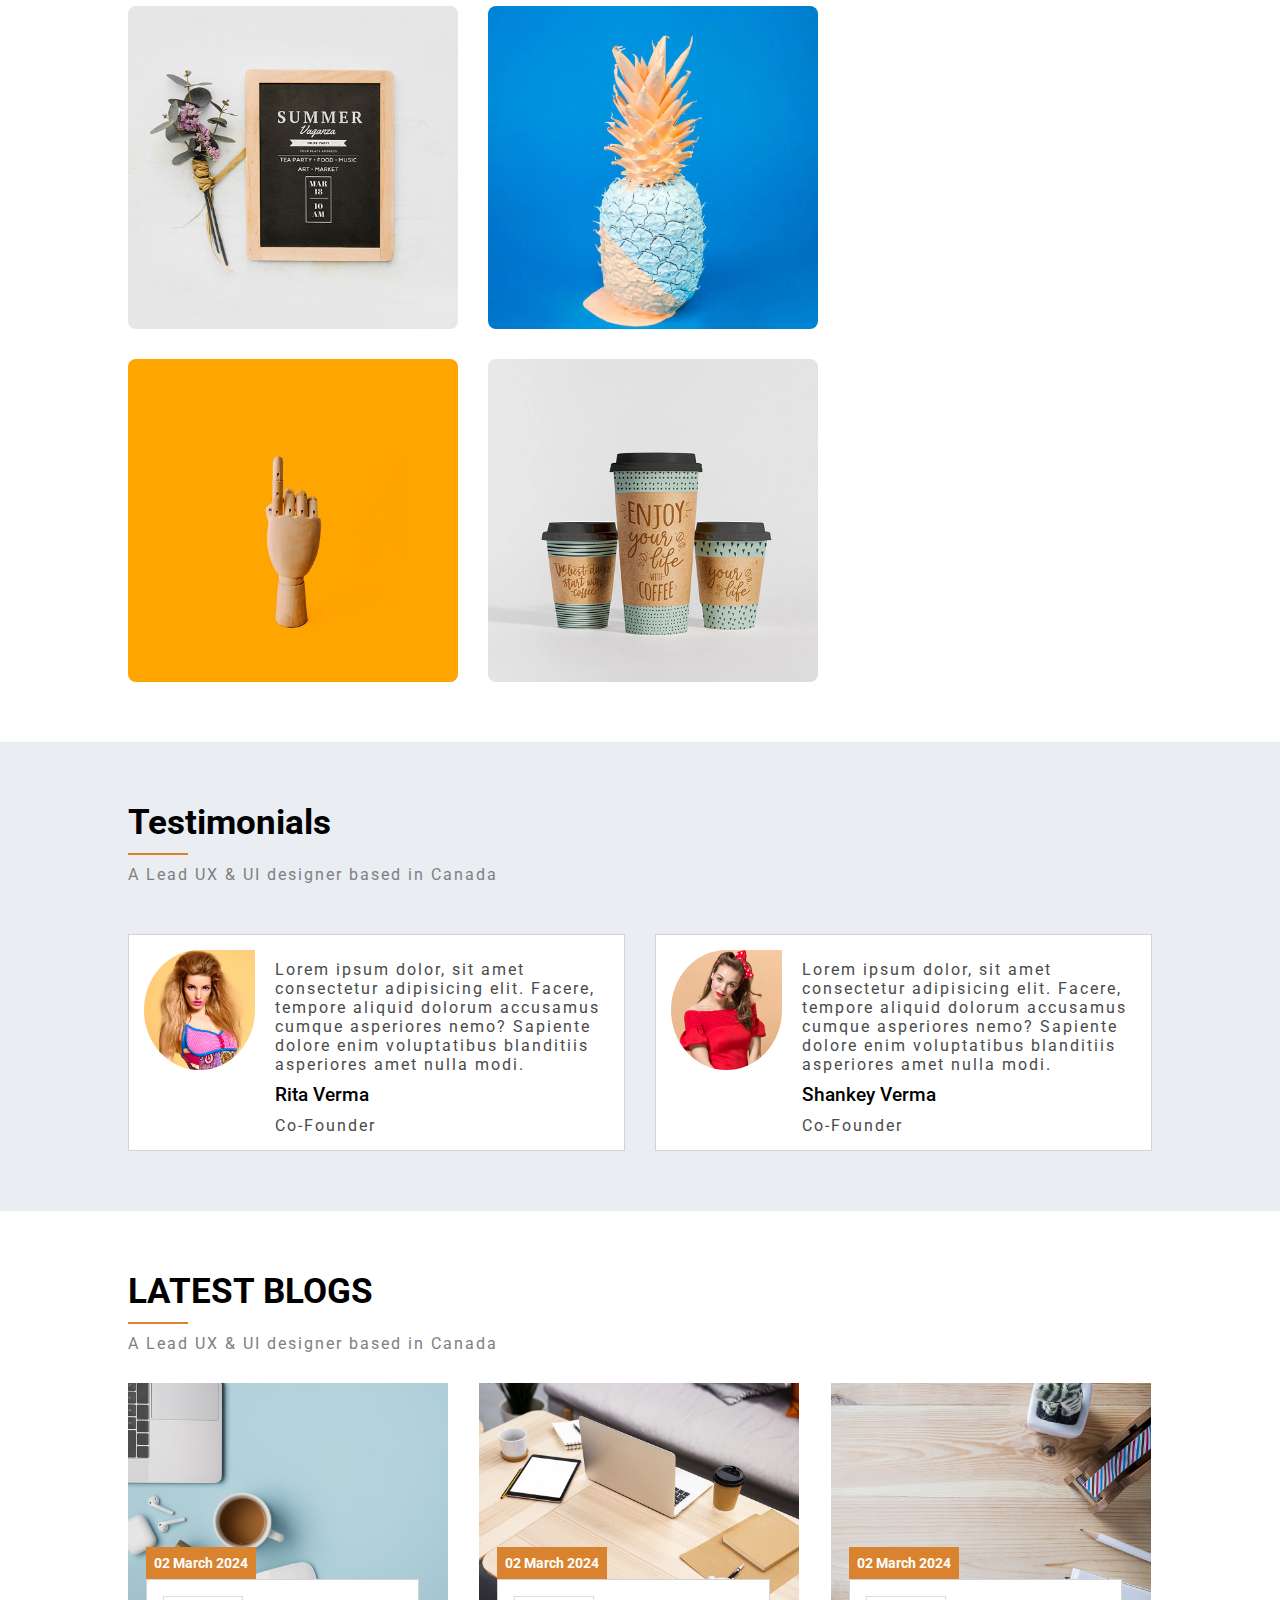
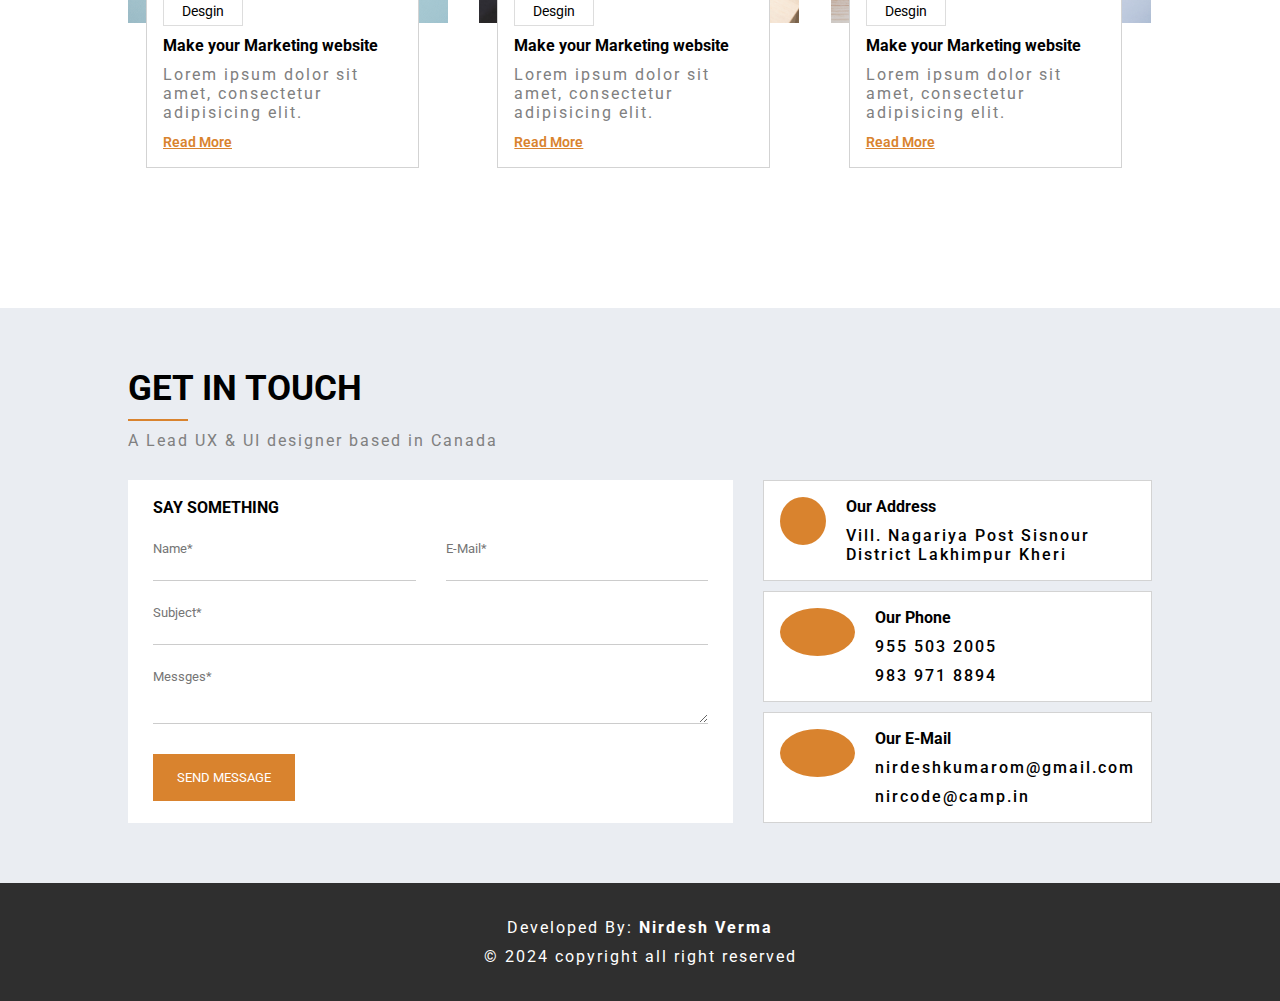
<file: portfolio_clone/index.html>
<!DOCTYPE html>
<html lang="en">

<head>
    <meta charset="UTF-8">
    <meta name="viewport" content="width=device-width, initial-scale=1.0">
    <title>Portfolio - Nirdesh Kumar</title>
    <link rel="stylesheet" href="https://cdnjs.cloudflare.com/ajax/libs/animate.css/4.1.1/animate.min.css" />
    <link rel="stylesheet" href="https://cdnjs.cloudflare.com/ajax/libs/font-awesome/6.6.0/css/all.min.css"
        integrity="sha512-Kc323vGBEqzTmouAECnVceyQqyqdsSiqLQISBL29aUW4U/M7pSPA/gEUZQqv1cwx4OnYxTxve5UMg5GT6L4JJg=="
        crossorigin="anonymous" referrerpolicy="no-referrer" />
    <link rel="preconnect" href="https://fonts.googleapis.com">
    <link rel="preconnect" href="https://fonts.gstatic.com" crossorigin>
    <link
        href="https://fonts.googleapis.com/css2?family=Roboto:ital,wght@0,100;0,300;0,400;0,500;0,700;0,900;1,100;1,300;1,400;1,500;1,700;1,900&display=swap"
        rel="stylesheet">
    <link rel="stylesheet" href="css/style.css">
</head>

<body>
    <nav>
        <div>
            <!-- <h1>Er Nirdesh Verma</h1> -->
            <img src="./images/Logo.png" alt="">
            <ul>
                <li><a href="#homs">Home</a></li>
                <li><a href="#about-us">About Us</a></li>
                <li><a href="#servic-us">Services</a></li>
                <li><a href="#skills-us">Portfolio</a></li>
                <li><a href="#blog">Blog</a></li>
                <li><a href="#contact-us">Contact</a></li>
            </ul>
        </div>
    </nav>
    <header id="homs">
        <div class="container">
            <div>
                <h3 class="subtitle">Hello there...</h3>
                <h1 class="title">Er Nirdesh Verma</h1>
                <h4 class="cotation">I Am Passionate Web Developer</h4>
                <p class="dev">
                    The namics of how users interact with interactive elements within a user interface flow chart based
                    on container proportion.
                </p>
                <div class="action">
                    <button class="work-btn">MY WORK</button>
                    <button class="hire-btn">HIRE ME</button>
                </div>
            </div>
            <img src="./images/home-about.png" height="90%" alt="home-about"
                class="animate__animated animate__pulse animate__slower">
        </div>
    </header id="home">
    <!-- about section  -->
    <div class="about-me" id="about-us">
        <div class="container">
            <h1>ABOUT ME</h1>
            <hr style="width: 60px; height: 2px; background-color: #D9832E;border: none;" />
            <p>A Lead UX & UI designer based in Canada</p>

            <div class="about-image-box">
                <div class="image-box">
                    <img src="./images/about-us.jpg" alt="" width="350px">
                    <div class="social-box">
                        <button>
                            <i class="fa-brands fa-github"></i>
                        </button>
                        <button>
                            <i class="fa-brands fa-linkedin"></i>
                        </button>
                        <button>
                            <i class="fa-brands fa-square-twitter"></i>
                        </button>
                        <button>
                            <i class="fa-brands fa-instagram"></i>
                        </button>
                        <button>
                            <i class="fa-brands fa-square-whatsapp"></i>
                        </button>
                    </div>
                </div>

                <div class="about-data">
                    <h1>I'M Nirdesh Verma</h1>
                    <p>A Lead <span style="color: #D9832E;">UX & UI</span> designer based in <span
                            style="color: #D9832E;">Canada</span>
                    </p>
                    <p>
                        I design and develop services for customers of all sizes, specializing in creating stylish,
                        modern websites, web services and online stores. My passion is to design digital user
                        experiences through the bold interface and meaningful interactions. Check out my Portfolio
                    </p>
                    <div class="pres-info">
                        <div>
                            <div class="lable">
                                <h5>Birthday</h5>
                                <p>7th Julay 2003</p>
                            </div>
                            <div class="lable">
                                <h5>Age</h5>
                                <p>22</p>
                            </div>
                            <div class="lable">
                                <h5>Residence</h5>
                                <p>Uttar Pradesh</p>
                            </div>
                            <div class="lable">
                                <h5>Address</h5>
                                <p>Lakhimpur</p>
                            </div>
                        </div>

                        <div>
                            <div class="lable">
                                <h5>E-mail</h5>
                                <p>nirdeshkumarom@gmail.com</p>
                            </div>
                            <div class="lable">
                                <h5>Phone</h5>
                                <p>955 503 2005</p>
                            </div>
                            <div class="lable">
                                <h5>skype</h5>
                                <p>Uttar Pradesh</p>
                            </div>
                            <div class="lable">
                                <h5>Freelance</h5>
                                <p>Available</p>
                            </div>
                        </div>

                    </div>
                    <button>Download CV</button>
                </div>
            </div>
        </div>
    </div>
    <!-- skills section  -->
    <div class="skills" id="skills-us">
        <div class="my-skills">
            <h1>My Skills</h1>
            <hr style="width: 60px; height: 2px; background-color: #D9832E;border: none;" />
            <p>A Lead UX & UI designer based in Canada</p>

            <div class="skills-box">
                <div class="pogresh">
                    <div class="pres-all">
                        <div class="p-box">
                            <h4>Back-End</h4>
                            <p>85%</p>
                        </div>
                        <div class="p-main">
                            <div class="p-92"></div>
                        </div>
                        <div class="p-box">
                            <h4>Font-End</h4>
                            <p>75%</p>
                        </div>
                        <div class="p-main">
                            <div class="p-76"></div>
                        </div>
                        <div class="p-box">
                            <h4>Database</h4>
                            <p>80%</p>
                        </div>
                        <div class="p-main">
                            <div class="p-50"></div>
                        </div>
                        <div class="p-box">
                            <h4>Responsive Design</h4>
                            <p>70%</p>
                        </div>
                        <div class="p-main">
                            <div class="p-30"></div>
                        </div>
                    </div>
                </div>
                <div class="card-box">
                    <div class="card">
                        <i class="fa fa-home"></i>
                        <h4>80 Albumes Listened</h4>
                    </div>
                    <div class="card">
                        <i class="fa fa-home"></i>
                        <h4>15 Awards Won</h4>
                    </div>
                    <div class="card">
                        <i class="fa fa-home"></i>
                        <h4>10 Cups of Coffee</h4>
                    </div>
                    <div class="card">
                        <i class="fa fa-home"></i>
                        <h4>5 Countries Visited</h4>
                    </div>
                </div>
            </div>
        </div>
    </div>
    <!-- service section  -->
    <div class="servic-section" id="servic-us">
        <div class="servics">
            <h1>My Services</h1>
            <hr style="width: 60px; height: 2px; background-color: #D9832E;border: none;" />
            <p>A Lead UX & UI designer based in Canada</p>
            <div class="service-box">
                <div class="cards">
                    <button>
                        <i class="fa fa-home"></i>
                    </button>
                    <h4>Website design</h4>
                    <p>
                        I design and develop services for customers of all sizes, specializing in creating stylish,
                        modern websites.
                    </p>
                </div>
                <div class="cards">
                    <button>
                        <i class="fa fa-home"></i>
                    </button>
                    <h4>Web Application Development</h4>
                    <p>
                        I design and develop services for customers of all sizes, specializing in creating stylish,
                        modern websites.
                    </p>
                </div>
                <div class="cards">
                    <button>
                        <i class="fa fa-home"></i>
                    </button>
                    <h4>Logo design</h4>
                    <p>
                        I design and develop services for customers of all sizes, specializing in creating stylish,
                        modern websites.
                    </p>
                </div>
                <div class="cards">
                    <button>
                        <i class="fa fa-home"></i>
                    </button>
                    <h4>Digital Marketing</h4>
                    <p>
                        I design and develop services for customers of all sizes, specializing in creating stylish,
                        modern websites.
                    </p>
                </div>
                <div class="cards">
                    <button>
                        <i class="fa fa-home"></i>
                    </button>
                    <h4>45 Days Summer Traning</h4>
                    <p>
                        I design and develop services for customers of all sizes, specializing in creating stylish,
                        modern websites.
                    </p>
                </div>
                <div class="cards">
                    <button>
                        <i class="fa fa-home"></i>
                    </button>
                    <h4>Web Hosting And Website Mantenes</h4>
                    <p>
                        I design and develop services for customers of all sizes, specializing in creating stylish,
                        modern websites.
                    </p>
                </div>
            </div>
        </div>
    </div>
    <!-- work  -->
    <div class="work-section" id="work-us">
        <div class="work">
            <h1>LATEST WORKS</h1>
            <hr style="width: 60px; height: 2px; background-color: #D9832E;border: none;" />
            <p>A Lead UX & UI designer based in Canada</p>
            <div class="work-box">
                <div class="img-card">
                    <img src="./images/portfolio-1.jpg" alt="" width="330px">
                    <img src="./images/portfolio-2.jpg" alt="" width="330px">
                    <img src="./images/portfolio-3.jpg" alt="" width="330px">
                    <img src="./images/portfolio-4.jpg" alt="" width="330px">
                    <img src="./images/portfolio-5.jpg" alt="" width="330px">
                    <img src="./images/portfolio-6.jpg" alt="" width="330px">
                </div>
            </div>
        </div>
    </div>
    <!-- Testimonials  -->
    <div class="testimonials-section">
        <div class="testimonials">
            <h1>Testimonials</h1>
            <hr style="width: 60px; height: 2px; background-color: #D9832E;border: none;" />
            <p>A Lead UX & UI designer based in Canada</p>
            <div class="test-box">
                <div class="text-card">
                    <img src="./images/team-1.jpg" alt="" width="120px" height="120px">
                    <div class="test-data">
                        <p>
                            Lorem ipsum dolor, sit amet consectetur adipisicing elit. Facere, tempore aliquid dolorum
                            accusamus cumque asperiores nemo? Sapiente dolore enim voluptatibus blanditiis asperiores
                            amet nulla modi.
                        </p>
                        <h3>Rita Verma</h3>
                        <p>Co-Founder</p>
                    </div>
                </div>
                <div class="text-card">
                    <img src="./images/team-2.jpg" alt="" width="120px" height="120px">
                    <div class="test-data">
                        <p>
                            Lorem ipsum dolor, sit amet consectetur adipisicing elit. Facere, tempore aliquid dolorum
                            accusamus cumque asperiores nemo? Sapiente dolore enim voluptatibus blanditiis asperiores
                            amet nulla modi.
                        </p>
                        <h3>Shankey Verma</h3>
                        <p>Co-Founder</p>
                    </div>
                </div>
            </div>
        </div>
    </div>
    </div>
    <!-- Latest Blog -->
    <div class="blog-secton" id="blog">
        <div class="blog">
            <h1>Latest Blogs</h1>
            <hr style="width: 60px; height: 2px; background-color: #D9832E;border: none;" />
            <p>A Lead UX & UI designer based in Canada</p>
            <div class="l-blog">
                <div class="c-blog">
                    <img src="./images/blog-1.jpg" alt="" width="320px">
                    <div class="card-contant">
                        <h6>02 March 2024</h6>
                        <div>
                            <button>Desgin</button>
                            <h4>Make your Marketing website</h4>
                            <p>Lorem ipsum dolor sit amet, consectetur adipisicing elit.</p>
                            <a href="#">Read More</a>
                        </div>
                    </div>
                </div>
                <div class="c-blog">
                    <img src="./images/blog-2.jpg" alt="" width="320px">
                    <div class="card-contant">
                        <h6>02 March 2024</h6>
                        <div>
                            <button>Desgin</button>
                            <h4>Make your Marketing website</h4>
                            <p>Lorem ipsum dolor sit amet, consectetur adipisicing elit.</p>
                            <a href="#">Read More</a>
                        </div>
                    </div>
                </div>
                <div class="c-blog">
                    <img src="./images/blog-3.jpg" alt="" width="320px">
                    <div class="card-contant">
                        <h6>02 March 2024</h6>
                        <div>
                            <button>Desgin</button>
                            <h4>Make your Marketing website</h4>
                            <p>Lorem ipsum dolor sit amet, consectetur adipisicing elit.</p>
                            <a href="#">Read More</a>
                        </div>
                    </div>
                </div>
            </div>
        </div>
    </div>
    <!-- Contact  -->
    <div class="contact-section" id="contact-us">
        <div class="contact">
            <h1>GET IN TOUCH</h1>
            <hr style="width: 60px; height: 2px; background-color: #D9832E;border: none;" />
            <p>A Lead UX & UI designer based in Canada</p>
            <div class="form-box">
                <div class="form-card">
                    <h4>SAY SOMETHING</h4>
                    <form>
                        <div>
                            <input type="text" name="fullname" placeholder="Name*" required="true">
                            <input type="email" name="myemail" placeholder="E-Mail*" required="true">
                        </div>
                        <input type="text" name="subject" placeholder="Subject*" required="true">
                        <textarea name="" id="" placeholder="Messges*"></textarea>
                        <button>SEND MESSAGE</button>
                    </form>
                </div>
                <div class="form-info">
                    <div class="carded">
                        <button>
                            <i class="fa fa-home"></i>
                        </button>
                        <div>
                            <h4>Our Address</h4>
                            <p>Vill. Nagariya Post Sisnour District Lakhimpur Kheri</p>
                        </div>
                    </div>

                    <div class="carded">
                        <button>
                            <i class="fa fa-home"></i>
                        </button>
                        <div>
                            <h4>Our Phone</h4>
                            <p>955 503 2005</p>
                            <p>983 971 8894</p>
                        </div>
                    </div>
                    <div class="carded">
                        <button>
                            <i class="fa fa-home"></i>
                        </button>
                        <div>
                            <h4>Our E-Mail</h4>
                            <p>nirdeshkumarom@gmail.com</p>
                            <p>nircode@camp.in</p>
                        </div>
                    </div>
                </div>
            </div>
        </div>
    </div>
    <footer>
        <div class="my-footer">
            <p>Developed By: <strong>Nirdesh Verma</strong></p>
            <p>© 2024 copyright all right reserved</p>
        </div>
    </footer>
</body>

</html>
</file>
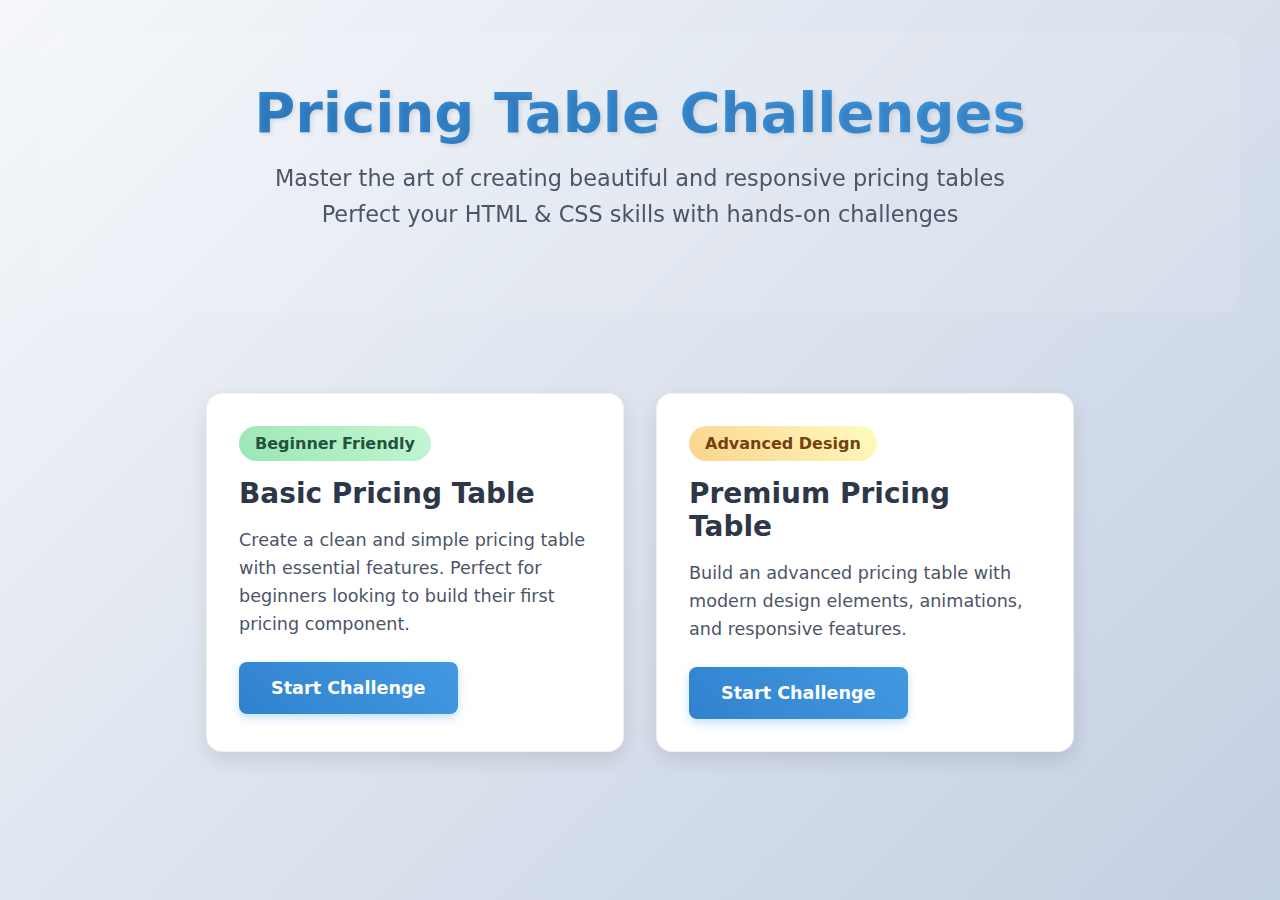
<file: pricing-table-challenge/index.html>
<!DOCTYPE html>
<html lang="en">
<head>
    <meta charset="UTF-8">
    <meta name="viewport" content="width=device-width, initial-scale=1.0">
    <title>Pricing Table Challenges | Chaicode</title>
    <style>
        * {
            margin: 0;
            padding: 0;
            box-sizing: border-box;
            font-family: 'Segoe UI', system-ui, sans-serif;
        }

        body {
            background: linear-gradient(135deg, #f5f7fa 0%, #c3cfe2 100%);
            min-height: 100vh;
            padding: 2rem;
        }

        .container {
            max-width: 1200px;
            margin: 0 auto;
        }

        header {
            text-align: center;
            margin-bottom: 4rem;
            padding: 2rem;
        }

        h1 {
            font-size: 3.5rem;
            color: #2d3748;
            margin-bottom: 1rem;
            background: linear-gradient(45deg, #3182ce, #4299e1);
            -webkit-background-clip: text;
            -webkit-text-fill-color: transparent;
            text-shadow: 2px 2px 4px rgba(0,0,0,0.1);
        }

        .subtitle {
            color: #4a5568;
            font-size: 1.4rem;
            margin-bottom: 2rem;
            line-height: 1.6;
        }

        .hero {
            text-align: center;
            margin-bottom: 4rem;
            padding: 3rem;
            background: rgba(255, 255, 255, 0.1);
            border-radius: 20px;
            backdrop-filter: blur(10px);
        }

        .challenges-grid {
            display: grid;
            grid-template-columns: repeat(auto-fit, minmax(350px, 1fr));
            gap: 2rem;
            padding: 1rem;
            max-width: 900px;
            margin: 0 auto;
        }

        .challenge-card {
            background: white;
            border-radius: 16px;
            padding: 2rem;
            box-shadow: 0 8px 20px rgba(0, 0, 0, 0.1);
            transition: all 0.3s ease;
            border: 1px solid rgba(0,0,0,0.05);
        }

        .challenge-card:hover {
            transform: translateY(-5px);
            box-shadow: 0 12px 25px rgba(0, 0, 0, 0.15);
        }

        .challenge-card h3 {
            color: #2d3748;
            font-size: 1.75rem;
            margin-bottom: 1rem;
        }

        .challenge-card p {
            color: #4a5568;
            margin-bottom: 1.5rem;
            line-height: 1.6;
            font-size: 1.1rem;
        }

        .btn {
            display: inline-block;
            padding: 1rem 2rem;
            background: linear-gradient(45deg, #3182ce, #4299e1);
            color: white;
            text-decoration: none;
            border-radius: 8px;
            transition: all 0.3s ease;
            font-weight: 600;
            font-size: 1.1rem;
            box-shadow: 0 4px 10px rgba(66, 153, 225, 0.3);
        }

        .btn:hover {
            background: linear-gradient(45deg, #2c5282, #3182ce);
            transform: translateY(-2px);
            box-shadow: 0 6px 15px rgba(66, 153, 225, 0.4);
        }

        .level {
            display: inline-block;
            padding: 0.5rem 1rem;
            border-radius: 20px;
            font-size: 1rem;
            margin-bottom: 1rem;
            font-weight: 600;
        }

        .beginner { 
            background: linear-gradient(45deg, #9ae6b4, #c6f6d5);
            color: #22543d;
        }
        
        .advanced { 
            background: linear-gradient(45deg, #fbd38d, #fefcbf);
            color: #744210;
        }

        @media (max-width: 768px) {
            h1 {
                font-size: 2.5rem;
            }
            
            .challenges-grid {
                grid-template-columns: 1fr;
            }

            .hero {
                padding: 2rem 1rem;
            }

            .subtitle {
                font-size: 1.2rem;
            }
        }
    </style>
</head>
<body>
    <div class="container">
        <header class="hero">
            <h1>Pricing Table Challenges</h1>
            <p class="subtitle">Master the art of creating beautiful and responsive pricing tables<br>Perfect your HTML & CSS skills with hands-on challenges</p>
        </header>

        <div class="challenges-grid">
            <div class="challenge-card">
                <span class="level beginner">Beginner Friendly</span>
                <h3>Basic Pricing Table</h3>
                <p>Create a clean and simple pricing table with essential features. Perfect for beginners looking to build their first pricing component.</p>
                <a href="pricing-table-1/index.html" class="btn">Start Challenge</a>
            </div>

            <div class="challenge-card">
                <span class="level advanced">Advanced Design</span>
                <h3>Premium Pricing Table</h3>
                <p>Build an advanced pricing table with modern design elements, animations, and responsive features.</p>
                <a href="pricing-table-2/index.html" class="btn">Start Challenge</a>
            </div>
        </div>
    </div>
</body>
</html>
</file>
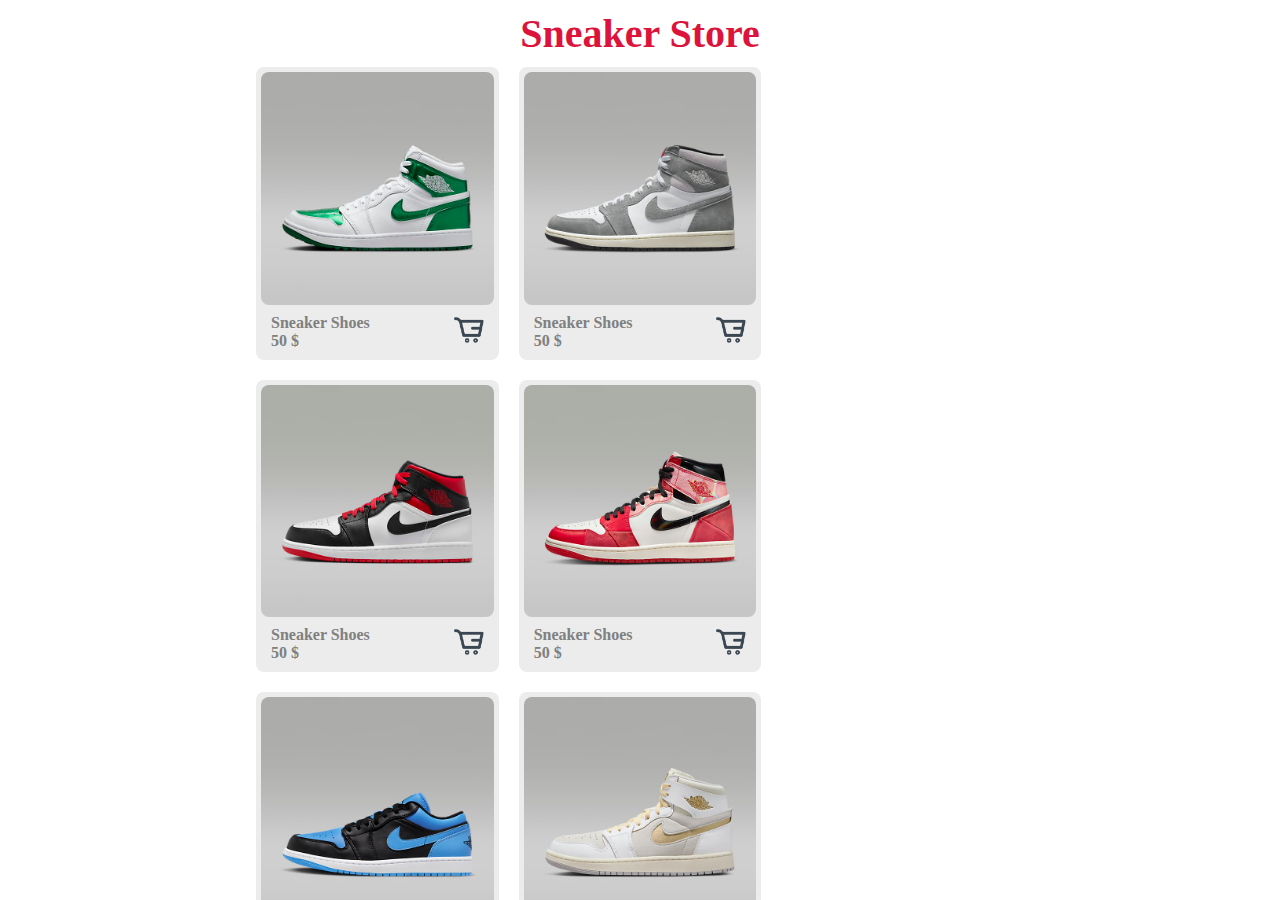
<file: Sneaker_Store_Cards/index.html>
<!DOCTYPE html>
<html lang="en">
<head>
    <meta charset="UTF-8">
    <meta name="viewport" content="width=device-width, initial-scale=1.0">
    <title>Sneaker Store Project</title>
    <link rel="stylesheet" href="style.css">
</head>
<body>
    <div class="container">
        <div class="store">
            <h1>Sneaker Store</h1>
            <div class="shoes">
                <div class="card">
                    <div>
                        <img src="./images/sneaker 1.jpeg" alt="" id="shoes-img">
                    </div>
                    <div class="details">
                        <div class="description">
                            <p>Sneaker Shoes</p>
                            <p>50 $</p>
                        </div>
                        <div class="image">
                            <img src="images/Shopping Cart.png" alt="">
                        </div>
                    </div>
                </div>
                <div class="card">
                    <div>
                        <img src="./images/sneaker 2.jpeg" alt="" id="shoes-img">
                    </div>
                    <div class="details">
                        <div class="description">
                            <p>Sneaker Shoes</p>
                            <p>50 $</p>
                        </div>
                        <div class="image">
                            <img src="images/Shopping Cart.png" alt="">
                        </div>
                    </div>
                </div>
                <div class="card">
                    <div>
                        <img src="./images/sneaker 3.jpeg" alt="" id="shoes-img">
                    </div>
                    <div class="details">
                        <div class="description">
                            <p>Sneaker Shoes</p>
                            <p>50 $</p>
                        </div>
                        <div class="image">
                            <img src="images/Shopping Cart.png" alt="">
                        </div>
                    </div>
                </div>
                <div class="card">
                    <div>
                        <img src="./images/sneaker 4.jpeg" alt="" id="shoes-img">
                    </div>
                    <div class="details">
                        <div class="description">
                            <p>Sneaker Shoes</p>
                            <p>50 $</p>
                        </div>
                        <div class="image">
                            <img src="images/Shopping Cart.png" alt="">
                        </div>
                    </div>
                </div>
                <div class="card">
                    <div>
                        <img src="./images/sneaker 5.jpeg" alt="" id="shoes-img">
                    </div>
                    <div class="details">
                        <div class="description">
                            <p>Sneaker Shoes</p>
                            <p>50 $</p>
                        </div>
                        <div class="image">
                            <img src="images/Shopping Cart.png" alt="">
                        </div>
                    </div>
                </div>
                <div class="card">
                    <div>
                        <img src="./images/sneaker 6.jpeg" alt="" id="shoes-img">
                    </div>
                    <div class="details">
                        <div class="description">
                            <p>Sneaker Shoes</p>
                            <p>50 $</p>
                        </div>
                        <div class="image">
                            <img src="images/Shopping Cart.png" alt="">
                        </div>
                    </div>
                </div>
            </div>
        </div>
    </div>
</body>
</html>
</file>
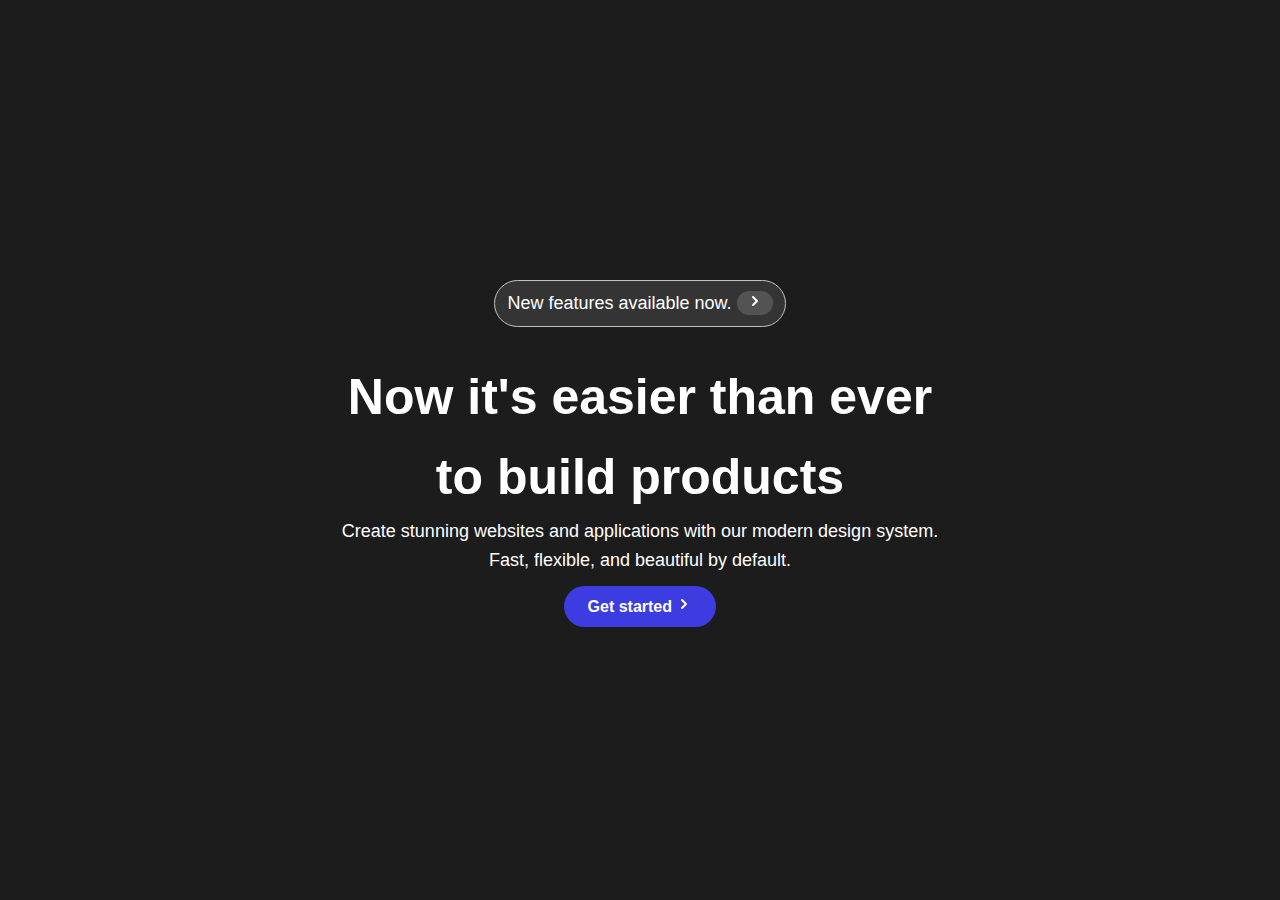
<file: chai-aur-hero-section/challenge-1/index.html>
<!DOCTYPE html>
<html lang="en">
	<head>
		<meta charset="UTF-8" />
		<meta name="viewport" content="width=device-width, initial-scale=1.0" />
		<title>Minimal Hero Section</title>
		<link rel="stylesheet" href="styles.css" />
	</head>
	<body>
		<section class="hero">
			<div class="announcement">
				<a href="#" class="announcement-link">
					<span class="announcement-text">New features available now.</span>
					<span class="announcement-button">
						<svg
							width="16"
							height="16"
							fill="none"
							stroke="currentColor"
							stroke-width="2"
							stroke-linecap="round"
							stroke-linejoin="round"
						>
							<path d="m6 12 4-4-4-4" />
						</svg>
					</span>
				</a>
			</div>

			<div class="hero-content">
				<h1 class="hero-title">Now it's easier than ever to build products</h1>
				<p class="hero-description">
					Create stunning websites and applications with our modern design
					system. Fast, flexible, and beautiful by default.
				</p>
				<a href="#" class="cta-button">
					Get started
					<svg
						width="16"
						height="16"
						fill="none"
						stroke="currentColor"
						stroke-width="2"
						stroke-linecap="round"
						stroke-linejoin="round"
					>
						<path d="m6 12 4-4-4-4" />
					</svg>
				</a>
			</div>
		</section>
	</body>
</html>
</file>
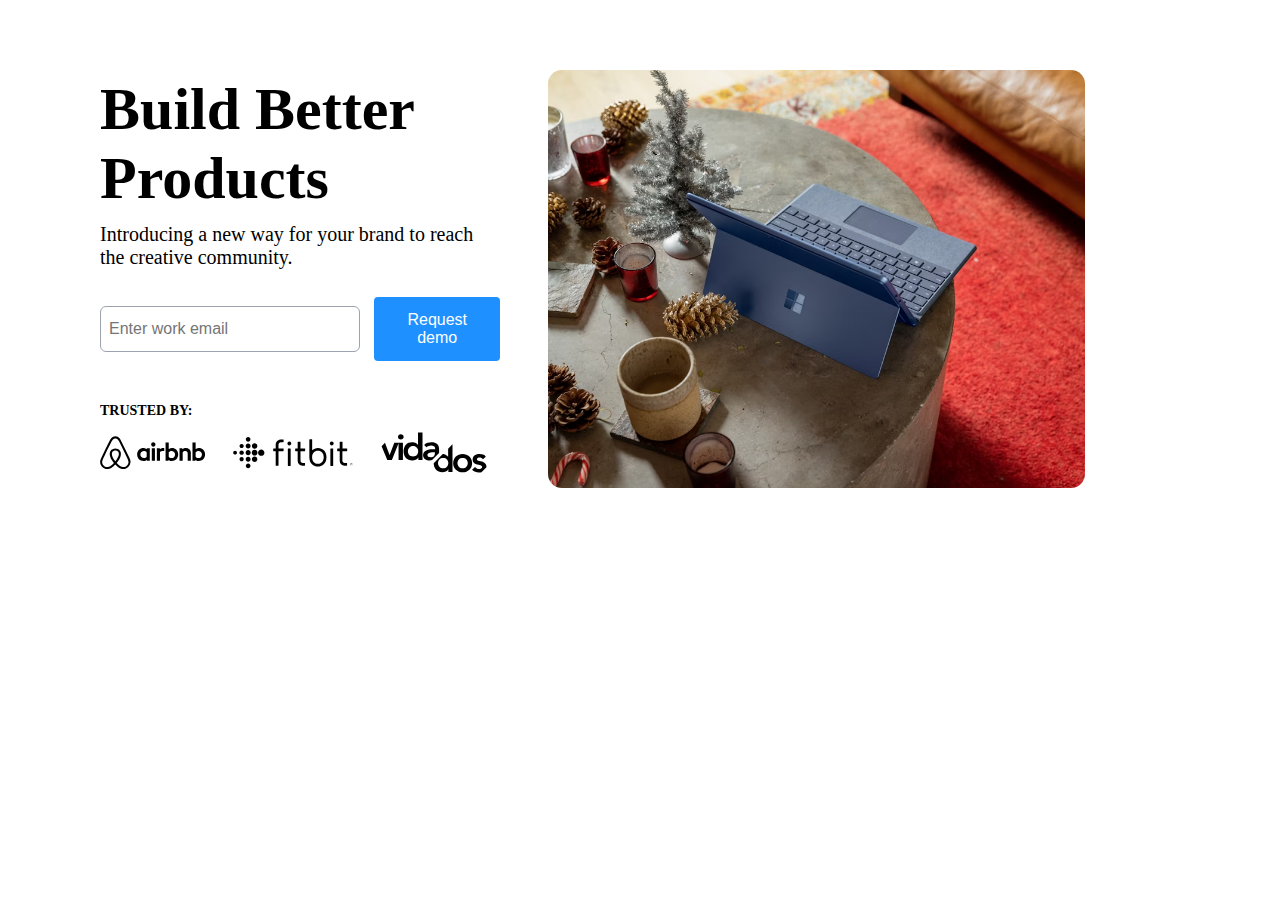
<file: chai-aur-hero-section/challenge-2/index.html>
<!DOCTYPE html>
<html lang="en">
	<head>
		<meta charset="UTF-8" />
		<meta name="viewport" content="width=device-width, initial-scale=1.0" />
		<title>Classic Hero</title>
		<link rel="stylesheet" href="styles.css" />
	</head>
	<body>

		<div class="hero">
			<div class="hero-grid">
				<div class="content-col">
					<h1>Build Better Products</h1>
					<p>
						Introducing a new way for your brand to reach the creative
						community.
					</p>

					<div class="cta-group">
						<div class="input-wrapper">
							<!-- <label for="hero-input" class="sr-only">Search</label> -->
							<input
								type="text"
								id="hero-input"
								name="hero-input"
								placeholder="Enter work email"
							/>
						</div>
						<button href="#" class="demo-button">Request demo</button>
					</div>

					<!-- Brands -->
					<div class="brands-section">
						<span class="trusted-by">Trusted by:</span>
						<div class="brand-logos">
							<svg
								width="106"
								height="36"
								viewBox="0 0 106 36"
								fill="none"
								xmlns="http://www.w3.org/2000/svg"
							>
								<g clip-path="url(#clip0)">
									<path
										d="M55.4732 9.52669C55.4732 10.6846 54.5258 11.6846 53.3153 11.6846C52.1048 11.6846 51.1574 10.7372 51.1574 9.52669C51.1574 8.31616 52.0521 7.36879 53.3153 7.36879C54.5785 7.47406 55.4732 8.42142 55.4732 9.52669ZM46.6837 13.8425C46.6837 14.053 46.6837 14.3688 46.6837 14.3688C46.6837 14.3688 45.6837 13.053 43.5258 13.053C39.9469 13.053 37.1574 15.7898 37.1574 19.5267C37.1574 23.2635 39.8942 26.0004 43.5258 26.0004C45.7363 26.0004 46.6837 24.6319 46.6837 24.6319V25.2109C46.6837 25.4741 46.8942 25.6846 47.1574 25.6846H49.789V13.3688C49.789 13.3688 47.3679 13.3688 47.1574 13.3688C46.8942 13.3688 46.6837 13.632 46.6837 13.8425ZM46.6837 21.7372C46.21 22.4741 45.21 23.1056 44.0521 23.1056C41.9469 23.1056 40.3679 21.7898 40.3679 19.5793C40.3679 17.3688 41.9995 16.053 44.0521 16.053C45.21 16.053 46.2627 16.6846 46.6837 17.4214V21.7372ZM51.789 13.3688H54.9469V25.6846H51.789V13.3688ZM98.789 13.053C96.6311 13.053 95.6311 14.3688 95.6311 14.3688V7.47406H92.4732V25.7372C92.4732 25.7372 94.8942 25.7372 95.1048 25.7372C95.3679 25.7372 95.5785 25.5267 95.5785 25.2635V24.6846C95.5785 24.6846 96.5785 26.053 98.7364 26.053C102.315 26.053 105.105 23.3162 105.105 19.5793C105.157 15.7898 102.368 13.053 98.789 13.053ZM98.2627 23.053C97.0521 23.053 96.1048 22.4214 95.6311 21.6846V17.2635C96.1048 16.632 97.1574 15.8951 98.2627 15.8951C100.368 15.8951 101.947 17.2109 101.947 19.4214C101.947 21.632 100.368 23.053 98.2627 23.053ZM90.8416 18.4214V25.7898H87.6837V18.7898C87.6837 16.7372 87.0521 15.9477 85.2627 15.9477C84.3153 15.9477 83.3153 16.4214 82.6837 17.1583V25.7372H79.5258V13.3688H81.9995C82.2627 13.3688 82.4732 13.5793 82.4732 13.8425V14.3688C83.3679 13.4214 84.6311 13.053 85.8416 13.053C87.21 13.053 88.3679 13.4214 89.2627 14.2109C90.4206 15.1583 90.8416 16.3162 90.8416 18.4214ZM71.8942 13.053C69.7364 13.053 68.7364 14.3688 68.7364 14.3688V7.47406H65.5785V25.7372C65.5785 25.7372 67.9995 25.7372 68.21 25.7372C68.4732 25.7372 68.6837 25.5267 68.6837 25.2635V24.6846C68.6837 24.6846 69.6837 26.053 71.8416 26.053C75.4206 26.053 78.21 23.3162 78.21 19.5793C78.2627 15.7898 75.4732 13.053 71.8942 13.053ZM71.3679 23.053C70.1574 23.053 69.21 22.4214 68.7364 21.6846V17.2635C69.21 16.632 70.2627 15.8951 71.3679 15.8951C73.4732 15.8951 75.0521 17.2109 75.0521 19.4214C75.0521 21.632 73.4732 23.053 71.3679 23.053ZM62.8416 13.053C63.789 13.053 64.2627 13.2109 64.2627 13.2109V16.1056C64.2627 16.1056 61.6311 15.2109 59.9995 17.1056V25.7372H56.8416V13.3688C56.8416 13.3688 59.2627 13.3688 59.4732 13.3688C59.7364 13.3688 59.9469 13.5793 59.9469 13.8425V14.3688C60.5785 13.6846 61.8942 13.053 62.8416 13.053ZM30.1574 24.6319C29.9995 24.2635 29.8416 23.7898 29.6837 23.4741C29.4206 22.8951 29.1574 22.3162 28.9469 21.7898L28.8942 21.7372C26.6311 16.8425 24.21 11.8425 21.6311 6.89511L21.5258 6.68458C21.2627 6.2109 20.9995 5.68458 20.7363 5.15827C20.4206 4.57932 20.1048 3.94774 19.5785 3.36879C18.5258 2.053 16.9995 1.31616 15.4206 1.31616C13.789 1.31616 12.3153 2.053 11.21 3.26353C10.6837 3.89511 10.3153 4.47406 9.99951 5.10564C9.73635 5.63195 9.47319 6.15827 9.21003 6.63195L9.10477 6.84248C6.57845 11.7372 4.10477 16.7372 1.84161 21.6846L1.78898 21.7372C1.57845 22.2635 1.3153 22.8425 1.05214 23.4214C0.894243 23.7898 0.736348 24.1583 0.578453 24.5793C0.1574 25.7898 -0.000494249 26.9477 0.210032 28.1056C0.578453 30.5793 2.21003 32.632 4.47319 33.5267C5.3153 33.8951 6.21003 34.053 7.10477 34.053C7.36793 34.053 7.68372 34.0004 7.94687 34.0004C9.05214 33.8951 10.1574 33.5267 11.21 32.8951C12.5785 32.1583 13.8416 31.053 15.2627 29.4741C16.6837 31.053 17.9995 32.1056 19.3153 32.8951C20.4206 33.5267 21.5258 33.8951 22.5785 34.0004C22.8416 34.053 23.1574 34.053 23.4206 34.053C24.3153 34.053 25.2627 33.8951 26.0521 33.5267C28.3679 32.632 29.9469 30.5267 30.3153 28.1056C30.6837 26.9477 30.5785 25.8425 30.1574 24.6319ZM15.3679 26.3162C13.5785 24.1056 12.4732 22.0004 12.0521 20.2109C11.8942 19.4741 11.8416 18.7898 11.9469 18.2109C11.9995 17.6846 12.21 17.2109 12.4732 16.8425C13.1048 15.9477 14.1574 15.4214 15.3679 15.4214C16.5785 15.4214 17.6837 15.9477 18.2627 16.8425C18.5258 17.2109 18.7363 17.6846 18.789 18.2109C18.8942 18.7898 18.8416 19.4741 18.6837 20.2109C18.2627 21.9477 17.1048 24.053 15.3679 26.3162ZM28.4206 27.8425C28.21 29.5267 27.0521 31.0004 25.4206 31.6846C24.6311 32.0004 23.789 32.1056 22.9469 32.0004C22.1048 31.8951 21.3153 31.632 20.4732 31.1583C19.3153 30.5267 18.1048 29.4741 16.7363 28.0004C18.8942 25.3688 20.21 22.8951 20.6837 20.7372C20.8942 19.7372 20.9469 18.7898 20.8416 17.9477C20.7363 17.1056 20.4206 16.3688 19.9469 15.7372C18.9469 14.2635 17.21 13.4214 15.3153 13.4214C13.4206 13.4214 11.6837 14.3162 10.6837 15.7372C10.21 16.3688 9.94687 17.1583 9.78898 17.9477C9.68372 18.7898 9.68372 19.7372 9.94687 20.7372C10.4206 22.8951 11.789 25.3688 13.8942 28.0004C12.5258 29.5267 11.3153 30.5267 10.1574 31.1583C9.3153 31.632 8.47319 31.8951 7.68372 32.0004C6.78898 32.1056 5.94687 31.9477 5.21003 31.6846C3.57845 31.053 2.47319 29.5267 2.21003 27.8425C2.10477 27.0004 2.1574 26.2109 2.52582 25.2635C2.63108 24.9477 2.78898 24.632 2.94687 24.2109C3.1574 23.6846 3.42056 23.1056 3.68372 22.5793L3.73635 22.5267C5.99951 17.632 8.42056 12.632 10.9469 7.78985L11.0521 7.57932C11.3153 7.10564 11.5785 6.57932 11.8416 6.053C12.1048 5.52669 12.4206 5.053 12.7363 4.63195C13.4206 3.84248 14.3679 3.42143 15.3679 3.42143C16.3679 3.42143 17.3153 3.84248 17.9995 4.63195C18.3679 5.053 18.6311 5.52669 18.8942 6.053C19.1574 6.52669 19.4206 7.053 19.6837 7.57932L19.789 7.78985C22.2627 12.6846 24.6837 17.6846 26.9469 22.5267V22.5793C27.21 23.1056 27.4206 23.6846 27.6837 24.2109C27.8416 24.5793 27.9995 24.9477 28.1048 25.2635C28.4732 26.1583 28.5785 27.0004 28.4206 27.8425Z"
										fill="currentColor"
										class="fill-gray-800 dark:fill-neutral-200"
									/>
								</g>
								<defs>
									<clipPath id="clip0">
										<rect
											width="105.474"
											height="35"
											fill="currentColor"
											class="fill-gray-800 dark:fill-neutral-200"
											transform="translate(0 0.26355)"
										/>
									</clipPath>
								</defs>
							</svg>

							<svg
								class="brand-logo"
								width="140"
								height="47"
								viewBox="0 0 140 47"
								fill="none"
								xmlns="http://www.w3.org/2000/svg"
							>
								<path
									d="M20.3991 8.15082C20.3991 9.61789 19.1416 10.8754 17.6745 10.8754C16.2075 10.8754 14.95 9.61789 14.95 8.15082C14.95 6.68375 16.2075 5.42627 17.6745 5.42627C19.1416 5.42627 20.3991 6.68375 20.3991 8.15082ZM17.6745 13.1109C16.0678 13.1109 14.8103 14.3684 14.8103 15.9752C14.8103 17.582 16.0678 18.8394 17.6745 18.8394C19.2813 18.8394 20.5388 17.582 20.5388 15.9752C20.5388 14.2985 19.2813 13.1109 17.6745 13.1109ZM17.6745 20.7257C16.0678 20.7257 14.7404 22.053 14.7404 23.6598C14.7404 25.2666 16.0678 26.5939 17.6745 26.5939C19.2813 26.5939 20.6087 25.2666 20.6087 23.6598C20.6785 22.053 19.2813 20.7257 17.6745 20.7257ZM17.6745 28.4802C16.0678 28.4802 14.8103 29.7376 14.8103 31.3444C14.8103 32.9512 16.0678 34.2087 17.6745 34.2087C19.2813 34.2087 20.5388 32.9512 20.5388 31.3444C20.5388 29.8075 19.2813 28.4802 17.6745 28.4802ZM17.6745 36.3744C16.2075 36.3744 14.95 37.6319 14.95 39.0989C14.95 40.566 16.2075 41.8235 17.6745 41.8235C19.1416 41.8235 20.3991 40.566 20.3991 39.0989C20.3991 37.6319 19.2115 36.3744 17.6745 36.3744ZM25.2195 12.7616C23.4729 12.7616 22.0059 14.2287 22.0059 15.9752C22.0059 17.7217 23.4729 19.1887 25.2195 19.1887C26.966 19.1887 28.433 17.7217 28.433 15.9752C28.433 14.2287 26.966 12.7616 25.2195 12.7616ZM25.2195 20.3764C23.4031 20.3764 21.8662 21.8434 21.8662 23.7297C21.8662 25.546 23.3332 27.083 25.2195 27.083C27.0358 27.083 28.5728 25.6159 28.5728 23.7297C28.5728 21.8434 27.0358 20.3764 25.2195 20.3764ZM25.2195 28.1309C23.4729 28.1309 22.0059 29.5979 22.0059 31.3444C22.0059 33.0909 23.4729 34.558 25.2195 34.558C26.966 34.558 28.433 33.0909 28.433 31.3444C28.433 29.5979 26.966 28.1309 25.2195 28.1309ZM32.9739 19.9572C31.0179 19.9572 29.2714 21.564 29.2714 23.6598C29.2714 25.6159 30.8781 27.3624 32.9739 27.3624C35.0698 27.3624 36.6765 25.7556 36.6765 23.6598C36.5368 21.564 34.93 19.9572 32.9739 19.9572ZM10.0598 13.4602C8.73243 13.4602 7.61466 14.578 7.61466 15.9053C7.61466 17.2327 8.73243 18.3504 10.0598 18.3504C11.3871 18.3504 12.5049 17.2327 12.5049 15.9053C12.5049 14.578 11.457 13.4602 10.0598 13.4602ZM10.0598 21.075C8.59271 21.075 7.47494 22.1927 7.47494 23.6598C7.47494 25.1269 8.59271 26.2446 10.0598 26.2446C11.5268 26.2446 12.6446 25.1269 12.6446 23.6598C12.6446 22.1927 11.5268 21.075 10.0598 21.075ZM10.0598 28.8295C8.73243 28.8295 7.61466 29.9472 7.61466 31.2746C7.61466 32.6019 8.73243 33.7197 10.0598 33.7197C11.3871 33.7197 12.5049 32.6019 12.5049 31.2746C12.5049 29.9472 11.457 28.8295 10.0598 28.8295ZM2.445 21.4941C1.18752 21.4941 0.209473 22.4722 0.209473 23.7297C0.209473 24.9871 1.18752 25.9652 2.445 25.9652C3.70249 25.9652 4.68053 24.9871 4.68053 23.7297C4.68053 22.4722 3.70249 21.4941 2.445 21.4941Z"
									fill="currentColor"
									class="fill-gray-800 dark:fill-neutral-200"
								/>
								<path
									d="M64.4812 18.9092C64.2018 18.9092 63.9922 19.1886 63.9922 19.3982V38.7495C63.9922 39.0289 64.2716 39.2385 64.4812 39.2385H66.7866C67.066 39.2385 67.2756 38.9591 67.2756 38.7495V19.3982C67.2756 19.1188 66.9962 18.9092 66.7866 18.9092H64.4812Z"
									fill="currentColor"
									class="fill-gray-800 dark:fill-neutral-200"
								/>
								<path
									d="M65.7389 10.7358C64.4815 10.7358 63.5034 11.7139 63.5034 12.9714C63.5034 14.2289 64.4815 15.2069 65.7389 15.2069C66.9964 15.2069 67.9745 14.2289 67.9745 12.9714C67.9745 11.7139 66.9266 10.7358 65.7389 10.7358Z"
									fill="currentColor"
									class="fill-gray-800 dark:fill-neutral-200"
								/>
								<path
									d="M114.082 18.9092C113.803 18.9092 113.593 19.1886 113.593 19.3982V38.7495C113.593 39.0289 113.873 39.2385 114.082 39.2385H116.388C116.667 39.2385 116.877 38.9591 116.877 38.7495V19.3982C116.877 19.1188 116.597 18.9092 116.388 18.9092H114.082Z"
									fill="currentColor"
									class="fill-gray-800 dark:fill-neutral-200"
								/>
								<path
									d="M115.2 10.7358C113.942 10.7358 112.964 11.7139 112.964 12.9714C112.964 14.2289 113.942 15.2069 115.2 15.2069C116.457 15.2069 117.435 14.2289 117.435 12.9714C117.435 11.7139 116.457 10.7358 115.2 10.7358Z"
									fill="currentColor"
									class="fill-gray-800 dark:fill-neutral-200"
								/>
								<path
									d="M138.603 37.3525C138.743 37.2127 138.743 37.073 138.743 37.0031C138.743 36.8634 138.743 36.8634 138.743 36.8634C138.743 36.8634 138.743 36.7237 138.603 36.7237C138.603 36.7237 138.463 36.584 138.324 36.584C138.184 36.584 138.184 36.584 138.044 36.584H137.416V38.3305H137.695V37.7018H138.044L138.533 38.3305H138.813L138.184 37.562C138.463 37.6319 138.603 37.4922 138.603 37.3525ZM137.765 37.4922V36.8634H138.254C138.394 36.8634 138.533 36.8634 138.603 37.0031C138.743 37.0031 138.743 37.1429 138.743 37.2826C138.743 37.4223 138.743 37.562 138.603 37.562C138.463 37.562 138.324 37.7018 138.254 37.7018H137.765V37.4922Z"
									fill="currentColor"
									class="fill-gray-800 dark:fill-neutral-200"
								/>
								<path
									d="M138.114 35.8853C137.276 35.8853 136.507 36.6537 136.507 37.492C136.507 38.3304 137.276 39.0988 138.114 39.0988C138.952 39.0988 139.721 38.3304 139.721 37.492C139.721 36.5839 139.022 35.8853 138.114 35.8853ZM138.114 38.9591C137.276 38.9591 136.647 38.3304 136.647 37.492C136.647 36.6537 137.276 36.025 138.114 36.025C138.952 36.025 139.581 36.6537 139.581 37.492C139.581 38.3304 138.883 38.9591 138.114 38.9591Z"
									fill="currentColor"
									class="fill-gray-800 dark:fill-neutral-200"
								/>
								<path
									d="M83.6928 22.0531C83.9722 22.0531 84.1818 21.7737 84.1818 21.5641V19.2587C84.1818 18.9793 83.9024 18.7697 83.6928 18.7697H78.7327V11.3645C78.7327 11.0851 78.4533 10.8755 78.2437 10.8755H75.9383C75.6588 10.8755 75.4493 11.1549 75.4493 11.3645V18.7697H73.0042C72.7247 18.7697 72.5151 19.0491 72.5151 19.2587V21.5641C72.5151 21.8436 72.7946 22.0531 73.0042 22.0531H75.4493V33.2308C75.4493 36.6539 77.7547 38.8895 81.108 38.8895H83.5531C83.8325 38.8895 84.0421 38.61 84.0421 38.4004V36.0951C84.0421 35.8156 83.7626 35.606 83.5531 35.606H81.4573C79.8505 35.606 78.7327 34.4883 78.7327 32.7418V21.9833L83.6928 22.0531Z"
									fill="currentColor"
									class="fill-gray-800 dark:fill-neutral-200"
								/>
								<path
									d="M132.735 22.0531C133.014 22.0531 133.224 21.7737 133.224 21.5641V19.2587C133.224 18.9793 132.944 18.7697 132.735 18.7697H127.775V11.3645C127.775 11.0851 127.495 10.8755 127.286 10.8755H124.98C124.701 10.8755 124.491 11.1549 124.491 11.3645V18.7697H122.046C121.767 18.7697 121.557 19.0491 121.557 19.2587V21.5641C121.557 21.8436 121.837 22.0531 122.046 22.0531H124.491V33.2308C124.491 36.6539 126.797 38.8895 130.15 38.8895H132.595C132.874 38.8895 133.084 38.61 133.084 38.4004V36.0951C133.084 35.8156 132.805 35.606 132.595 35.606H130.36C128.753 35.606 127.635 34.4883 127.635 32.7418V21.9833L132.735 22.0531Z"
									fill="currentColor"
									class="fill-gray-800 dark:fill-neutral-200"
								/>
								<path
									d="M49.8106 22.053V38.5401C49.8106 38.8195 50.09 39.0291 50.2996 39.0291H52.605C52.8844 39.0291 53.094 38.7497 53.094 38.5401V22.053H58.5431C58.8226 22.053 59.0321 21.7736 59.0321 21.564V19.2586C59.0321 18.9792 58.7527 18.7696 58.5431 18.7696H53.094V14.4383C53.094 12.6918 54.3515 11.5041 55.8186 11.5041H58.5431C58.8226 11.5041 59.0321 11.2247 59.0321 11.0151V8.70973C59.0321 8.43028 58.7527 8.2207 58.5431 8.2207H55.9583C52.5351 8.2207 49.8106 11.085 49.8106 14.3684V18.7696H47.3655C47.086 18.7696 46.8765 19.049 46.8765 19.2586V21.564C46.8765 21.8435 47.1559 22.053 47.3655 22.053H49.8106Z"
									fill="currentColor"
									class="fill-gray-800 dark:fill-neutral-200"
								/>
								<path
									d="M106.258 21.2148C104.442 19.2587 101.857 18.1409 99.1321 18.1409C96.5473 18.1409 93.9625 19.2587 92.3557 20.8655V8.57008C92.3557 8.29064 92.0763 8.08105 91.8667 8.08105H89.5613C89.2818 8.08105 89.0723 8.3605 89.0723 8.57008V28.8994C89.0723 36.4443 94.1022 39.7278 99.0623 39.7278C103.952 39.7278 109.052 36.3745 109.052 28.8994C109.052 25.8954 108.074 23.1709 106.258 21.2148ZM99.0623 36.584C94.1022 36.584 92.2858 32.6719 92.2858 28.9693C92.2858 24.4284 95.0104 21.4244 99.0623 21.4244C103.114 21.4244 105.839 24.4982 105.839 28.9693C105.769 32.6719 104.022 36.584 99.0623 36.584Z"
									fill="currentColor"
									class="fill-gray-800 dark:fill-neutral-200"
								/>
							</svg>

							<svg
								class="brand-logo"
								width="200"
								height="67"
								viewBox="10 0 200 67"
								fill="none"
								xmlns="http://www.w3.org/2000/svg"
							>
								<path
									d="M44.6108 11.7537C45.9082 11.7537 47.1058 11.3545 48.0041 10.5561C48.9023 9.75767 49.4013 8.65988 49.4013 7.46227C49.4013 6.16487 48.9023 5.16686 48.0041 4.26866C47.1058 3.47026 46.008 3.07104 44.6108 3.07104C43.3134 3.07104 42.2156 3.47026 41.3174 4.36846C40.4192 5.26666 40.02 6.26467 40.02 7.46227C40.02 8.65988 40.4192 9.65787 41.3174 10.5561C42.2156 11.3545 43.3134 11.7537 44.6108 11.7537Z"
									fill="currentColor"
									class="fill-gray-800 dark:fill-neutral-200"
								/>
								<path
									d="M73.3534 0.176758V20.6358H73.1538C72.8544 20.1368 72.3554 19.6378 71.8564 19.1388C71.2576 18.6398 70.559 18.1408 69.7606 17.7416C68.9622 17.3424 68.064 16.9432 66.9662 16.6438C65.8684 16.3444 64.6708 16.2446 63.3734 16.2446C61.2776 16.2446 59.3814 16.6438 57.6847 17.4422C55.9881 18.2406 54.4911 19.3384 53.1937 20.7356C51.9961 22.1328 50.9981 23.7297 50.2995 25.6259C49.6009 27.5221 49.3015 29.5181 49.3015 31.6139C49.3015 33.7097 49.6009 35.8055 50.2995 37.6019C50.8983 39.4981 51.8963 41.0949 53.1937 42.4921C54.4911 43.8893 55.9881 44.9871 57.6847 45.7855C59.4812 46.5839 61.4772 46.9831 63.7726 46.9831C65.8684 46.9831 67.7646 46.5839 69.561 45.7855C71.3574 44.9871 72.7546 43.6897 73.8524 41.8933H73.9522V46.0849H80.8384V0.176758H73.3534ZM73.054 34.8075C72.6548 35.9053 72.056 36.8035 71.3574 37.6019C70.559 38.4003 69.6608 39.0989 68.6628 39.4981C67.565 39.9971 66.3674 40.1967 65.07 40.1967C63.7726 40.1967 62.575 39.9971 61.4772 39.4981C60.3794 38.9991 59.4812 38.4003 58.7826 37.6019C57.9841 36.8035 57.4851 35.9053 57.0859 34.8075C56.6867 33.7097 56.4871 32.7117 56.4871 31.5141C56.4871 30.4163 56.6867 29.3185 57.0859 28.2207C57.4851 27.1229 58.0839 26.2247 58.7826 25.4263C59.581 24.6279 60.4792 23.9293 61.4772 23.5301C62.575 23.031 63.7726 22.8314 65.07 22.8314C66.3674 22.8314 67.565 23.031 68.6628 23.5301C69.7606 24.0291 70.6588 24.6279 71.3574 25.4263C72.1558 26.2247 72.6548 27.1229 73.054 28.2207C73.4532 29.3185 73.6528 30.4163 73.6528 31.5141C73.6528 32.6119 73.4532 33.7097 73.054 34.8075Z"
									fill="currentColor"
									class="fill-gray-800 dark:fill-neutral-200"
								/>
								<path
									d="M130.739 19.9373L123.553 27.1229V40.3963H123.353C122.954 39.8973 122.555 39.3983 121.956 38.8993C121.357 38.4003 120.659 37.9013 119.86 37.5021C119.062 37.1029 118.164 36.7037 117.066 36.4043C116.367 36.2047 115.469 36.1049 114.571 36.0051L99.501 51.2746C99.501 53.3704 99.8004 55.3664 100.499 57.2626C101.098 59.1588 102.096 60.7556 103.393 62.1528C104.691 63.55 106.188 64.6478 107.884 65.3464C109.681 66.1448 111.677 66.544 113.872 66.544C115.968 66.544 117.864 66.1448 119.661 65.3464C121.457 64.548 122.854 63.2506 123.852 61.4542H123.952V65.8454H130.838V19.9373H130.739ZM123.253 54.4682C122.854 55.566 122.255 56.4642 121.557 57.2626C120.858 58.061 119.86 58.7596 118.862 59.1588C117.764 59.6578 116.667 59.8574 115.269 59.8574C113.972 59.8574 112.774 59.6578 111.677 59.1588C110.579 58.6598 109.681 58.061 108.982 57.2626C108.283 56.4642 107.685 55.566 107.285 54.4682C106.886 53.3704 106.687 52.3724 106.687 51.1748C106.687 50.077 106.886 48.9792 107.285 47.8814C107.685 46.7836 108.283 45.8854 108.982 45.087C109.681 44.2886 110.579 43.5899 111.677 43.1907C112.774 42.6917 113.872 42.4921 115.269 42.4921C116.567 42.4921 117.764 42.6917 118.862 43.1907C119.96 43.6897 120.858 44.2886 121.557 45.087C122.255 45.8854 122.854 46.7836 123.253 47.8814C123.653 48.9792 123.852 50.077 123.852 51.1748C123.852 52.3724 123.653 53.4702 123.253 54.4682Z"
									fill="currentColor"
									class="fill-gray-800 dark:fill-neutral-200"
								/>
								<path
									d="M162.275 44.9872C161.477 43.091 160.279 41.4941 158.882 40.1967C157.485 38.8993 155.788 37.8015 153.892 37.1029C151.996 36.4043 149.9 36.0051 147.704 36.0051C145.509 36.0051 143.513 36.4043 141.517 37.1029C139.621 37.8015 137.924 38.8993 136.527 40.1967C135.13 41.4941 134.032 43.091 133.134 44.9872C132.335 46.8834 131.936 48.9792 131.936 51.2746C131.936 53.57 132.335 55.6658 133.134 57.562C133.932 59.4582 135.13 61.055 136.527 62.3524C137.924 63.6498 139.621 64.7476 141.517 65.4462C143.413 66.1448 145.509 66.544 147.704 66.544C149.9 66.544 151.896 66.1448 153.892 65.4462C155.788 64.7476 157.485 63.6498 158.882 62.3524C160.279 61.055 161.377 59.4582 162.275 57.562C163.074 55.6658 163.473 53.57 163.473 51.2746C163.573 48.9792 163.174 46.8834 162.275 44.9872ZM155.689 54.4682C155.289 55.566 154.691 56.4642 153.992 57.2626C153.293 58.061 152.395 58.7596 151.297 59.1588C150.2 59.6578 149.102 59.8574 147.704 59.8574C146.407 59.8574 145.209 59.6578 144.112 59.1588C143.014 58.6598 142.116 58.061 141.417 57.2626C140.718 56.4642 140.12 55.566 139.72 54.4682C139.321 53.3704 139.122 52.3724 139.122 51.1748C139.122 50.077 139.321 48.9792 139.72 47.8814C140.12 46.7836 140.619 45.8854 141.417 45.087C142.116 44.2886 143.014 43.59 144.112 43.1908C145.209 42.6918 146.307 42.4922 147.704 42.4922C149.002 42.4922 150.2 42.6918 151.297 43.1908C152.395 43.6898 153.293 44.2886 153.992 45.087C154.691 45.8854 155.289 46.7836 155.689 47.8814C156.088 48.9792 156.287 50.077 156.287 51.1748C156.287 52.3724 156.088 53.4702 155.689 54.4682Z"
									fill="currentColor"
									class="fill-gray-800 dark:fill-neutral-200"
								/>
								<path
									d="M186.128 52.6718C185.329 51.574 184.431 50.6758 183.234 50.077C182.036 49.4782 180.838 48.9792 179.441 48.6798C178.144 48.3804 176.946 48.081 175.649 47.7816C174.451 47.4822 173.553 47.1828 172.755 46.7836C171.956 46.3844 171.557 45.6858 171.557 44.8874C171.557 43.7896 172.056 42.9912 172.954 42.4922C173.852 41.9932 174.85 41.7936 175.848 41.7936C178.244 41.7936 180.14 42.7916 181.537 44.7876L186.427 40.3963C185.23 38.7995 183.733 37.6019 181.836 37.0031C179.94 36.3045 178.044 36.0051 176.048 36.0051C174.551 36.0051 173.154 36.2047 171.757 36.5041C170.359 36.9033 169.062 37.4023 167.964 38.2007C166.866 38.9991 165.968 39.9971 165.369 41.0949C164.671 42.2926 164.371 43.6898 164.371 45.2866C164.371 47.1828 164.771 48.58 165.569 49.6778C166.367 50.7756 167.266 51.574 168.463 52.1728C169.661 52.7716 170.858 53.1708 172.256 53.4702C173.653 53.7696 174.85 53.9692 176.048 54.3684C177.246 54.6678 178.144 55.067 178.942 55.566C179.741 56.065 180.14 56.7636 180.14 57.7616C180.14 58.3604 179.94 58.8594 179.641 59.2586C179.341 59.6578 178.942 60.057 178.443 60.3564C177.944 60.6558 177.445 60.8554 176.846 60.9552C176.248 61.055 175.749 61.1548 175.25 61.1548C173.753 61.1548 172.455 60.8554 171.357 60.1568C170.26 59.4582 169.262 58.6598 168.363 57.562L163.473 62.1528C164.97 63.8494 166.667 65.047 168.563 65.6458C170.459 66.2446 172.555 66.6438 174.85 66.6438C176.248 66.6438 177.645 66.544 179.142 66.2446L187.425 57.9612C187.425 57.7616 187.425 57.562 187.425 57.3624C187.325 55.2666 186.926 53.7696 186.128 52.6718Z"
									fill="currentColor"
									class="fill-gray-800 dark:fill-neutral-200"
								/>
								<path
									d="M33.8322 17.3425L26.0478 37.5022H25.948L18.2634 17.3425L12.6746 22.9313L22.1556 46.085H29.8402L40.9181 18.1409V46.085H48.2035V17.3425H33.8322Z"
									fill="currentColor"
									class="fill-gray-800 dark:fill-neutral-200"
								/>
								<path
									d="M108.483 34.4084V29.4183C108.483 28.7197 108.483 27.9213 108.383 27.0231C108.383 26.1249 108.184 25.1269 107.984 24.2287C107.785 23.2307 107.385 22.3325 106.886 21.3345C106.387 20.4363 105.689 19.5381 104.691 18.8395C103.793 18.1409 102.595 17.5421 101.198 17.0431C99.8005 16.5441 98.0041 16.3445 96.0081 16.3445C93.7127 16.3445 91.5171 16.7437 89.3215 17.4423C87.1258 18.1409 85.2296 19.3385 83.6328 21.0351L87.4252 24.8275C88.4233 23.9293 89.5211 23.1309 90.9183 22.6319C92.2157 22.1329 93.7127 21.8335 95.2097 21.8335C97.1059 21.8335 98.7027 22.3325 100 23.2307C101.298 24.1289 101.896 25.5261 101.896 27.3225V28.1209H100.1C98.9023 28.1209 97.6049 28.1209 96.2077 28.2207C94.8105 28.3205 93.5131 28.4203 92.1159 28.6199C90.7187 28.8195 89.4213 29.2187 88.2237 29.6179C86.9262 30.0171 85.8284 30.6159 84.9302 31.4143C83.9322 32.1129 83.2336 33.1109 82.6348 34.2087C82.036 35.3066 81.8364 36.7038 81.8364 38.2008C81.8364 39.6978 82.1358 40.8954 82.7346 41.9932C83.3334 43.091 84.1318 43.9892 85.1298 44.6878C86.1278 45.3864 87.2256 45.9852 88.523 46.2846C89.8205 46.6838 91.1179 46.7836 92.4153 46.7836C94.0121 46.7836 95.4093 46.584 96.8065 46.085L108.483 34.4084ZM101.497 34.7078C101.497 36.8036 100.898 38.4004 99.7007 39.598C98.5031 40.7956 96.7067 41.3944 94.1119 41.3944C93.5131 41.3944 92.9143 41.2946 92.3155 41.1948C91.7167 41.095 91.1179 40.7956 90.7187 40.4962C90.2197 40.1968 89.8205 39.7976 89.5211 39.2986C89.2217 38.7996 89.0221 38.3006 89.0221 37.602C89.0221 36.5042 89.4213 35.7058 90.2197 35.107C91.0181 34.5082 91.9163 34.109 93.0141 33.8096C94.1119 33.5101 95.3095 33.3105 96.5071 33.2107C97.8045 33.1109 98.9023 33.1109 99.9003 33.1109H101.397V34.7078H101.497Z"
									fill="currentColor"
									class="fill-gray-800 dark:fill-neutral-200"
								/>
							</svg>
						</div>
					</div>
				</div>

				<div class="image-col">
				<!-- <button class="dark-mode-toggle" id="darkModeToggle">Switch Theme</button> -->

					<img
						class="hero-image"
						src="assets/hero.avif"
						alt="Hero Image"
					/>
				</div>
			</div>
		</div>
		<!-- link script file  -->
		<script src="script.js"></script>
	</body>
</html>
</file>
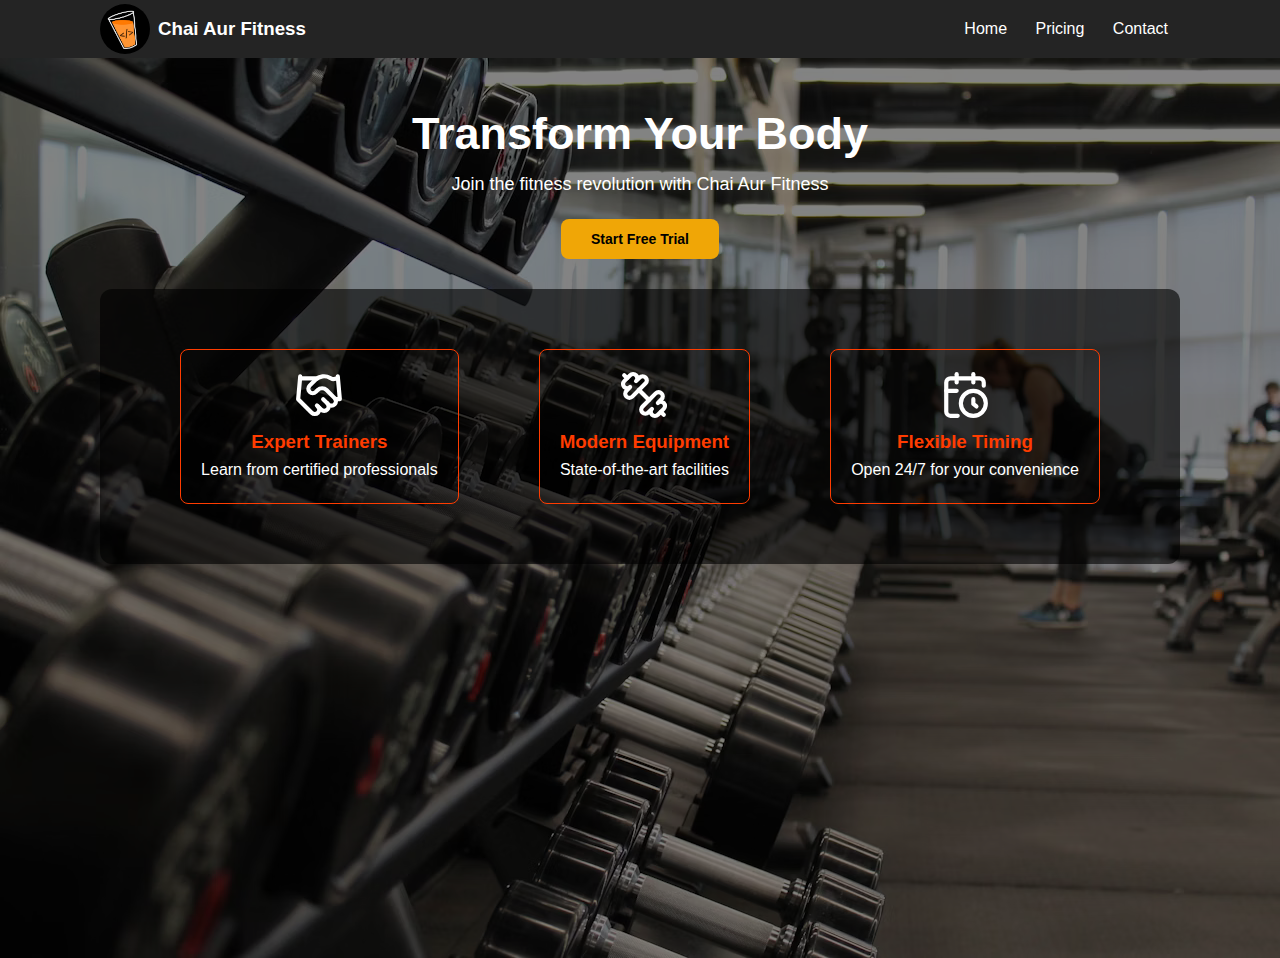
<file: landing-page-challenge/landing-page-1/index.html>
<!DOCTYPE html>
<html lang="en">

<head>
  <meta charset="UTF-8" />
  <meta name="viewport" content="width=device-width, initial-scale=1.0" />
  <link rel="icon" type="image/x-icon" href="./assets/favicon.ico" />
  <title>Chai Aur Fitness</title>
  <link rel="stylesheet" href="challenge.css" />
  <!-- <link rel="stylesheet" href="solution.css" /> -->
</head>

<body>
  <nav class="navbar">
    <div class="logo">
      <img src="./assets/chaicodelogo.png" alt="ChaiCode Logo" height="50px" width="50px" />
      <h3>Chai Aur Fitness</h3>
    </div>
    <div class="nav-links">
      <a href="#home">Home</a>
      <a href="#pricing">Pricing</a>
      <a href="#contact">Contact</a>
    </div>
  </nav>

  <main class="hero">
    <div class="overlay">
      <div class="hero-content">
        <h1>Transform Your Body</h1>
        <p>Join the fitness revolution with Chai Aur Fitness</p>
        <button class="cta-button">Start Free Trial</button>
      </div>
      <div class="features">
        <div class="feature">
          <img src="./assets/handshake.svg" height="50" width="50" />
          <h3>Expert Trainers</h3>
          <p>Learn from certified professionals</p>
        </div>
        <div class="feature">
          <img src="./assets/dumbbell.svg" height="50" width="50" />
          <h3>Modern Equipment</h3>
          <p>State-of-the-art facilities</p>
        </div>
        <div class="feature">
          <img src="./assets/calendar-clock.svg" height="50" width="50" />
          <h3>Flexible Timing</h3>
          <p>Open 24/7 for your convenience</p>
        </div>
      </div>
    </div>
  </main>
</body>

</html>
</file>
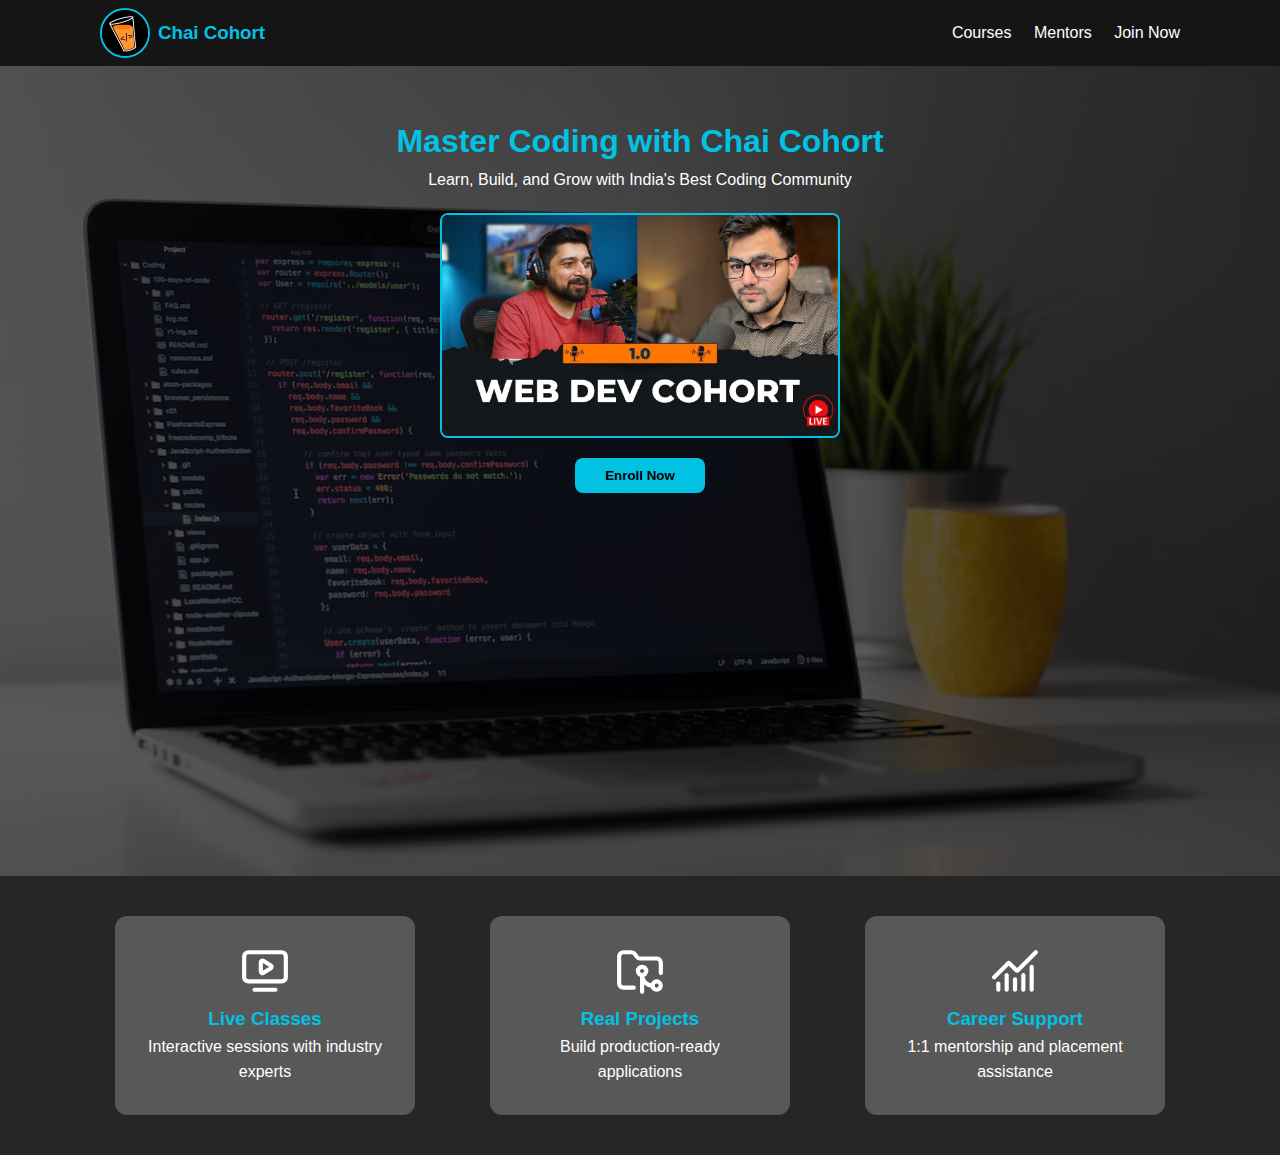
<file: landing-page-challenge/landing-page-2/index.html>
<!DOCTYPE html>
<html lang="en">
  <head>
    <meta charset="UTF-8" />
    <meta name="viewport" content="width=device-width, initial-scale=1.0" />
    <link rel="icon" type="image/x-icon" href="./assets/favicon.ico" />
    <title>Chai Cohort - Learn to Code</title>
    <link rel="stylesheet" href="challenge.css">
    <!-- <link rel="stylesheet" href="solution.css" /> -->
  </head>
  <body>
    <nav class="navbar">
      <div class="logo">
        <img
          src="./assets/chaicodelogo.png"
          alt="ChaiCode Logo"
          height="50px"
          width="50px"
        />
        <h3>Chai Cohort</h3>
      </div>
      <div class="menu">
        <a href="#courses">Courses</a>
        <a href="#mentors">Mentors</a>
        <a href="#join">Join Now</a>
      </div>
    </nav>

    <div class="hero">
      <div class="overlay">
        <div class="hero-content">
          <h1>Master Coding with Chai Cohort</h1>
          <p>Learn, Build, and Grow with India's Best Coding Community</p>
          <img
            src="./assets/web-dev-cohort.jpg"
            alt="Web Dev Cohort 1.0"
            width="400"
            height="225"
          />
          <button class="enroll-button">Enroll Now</button>
        </div>
      </div>
    </div>

    <section class="highlights">
      <div class="highlight-card">
        <img src="./assets/tv-minimal-play.svg" height="50" width="50" />
        <h3>Live Classes</h3>
        <p>Interactive sessions with industry experts</p>
      </div>
      <div class="highlight-card">
        <img src="./assets/folder-git-2.svg" height="50" width="50" />
        <h3>Real Projects</h3>
        <p>Build production-ready applications</p>
      </div>
      <div class="highlight-card">
        <img src="./assets/chart-no-axes-combined.svg" height="50" width="50" />
        <h3>Career Support</h3>
        <p>1:1 mentorship and placement assistance</p>
      </div>
    </section>
  </body>
</html>
</file>
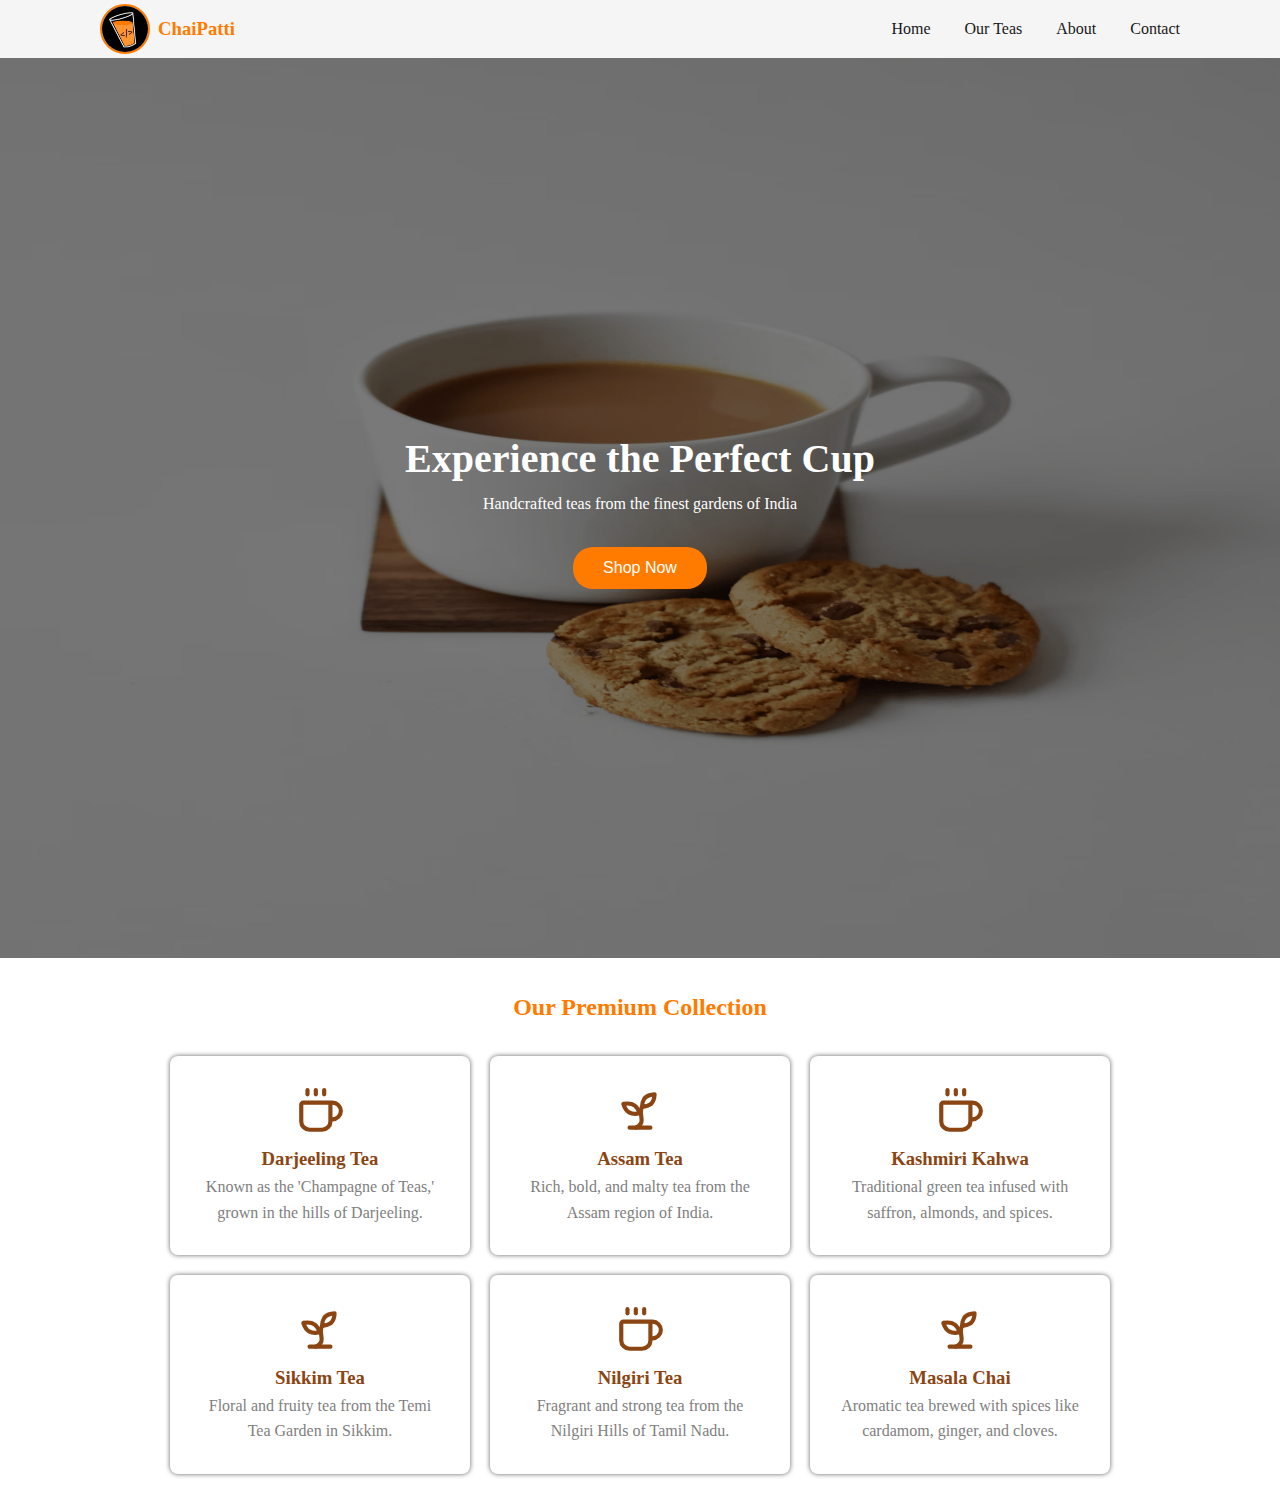
<file: landing-page-challenge/landing-page-3/index.html>
<!DOCTYPE html>
<html lang="en">
  <head>
    <meta charset="UTF-8" />
    <meta name="viewport" content="width=device-width, initial-scale=1.0" />
    <link rel="icon" type="image/x-icon" href="./assets/favicon.ico" />
    <title>ChaiPatti - Premium Tea Store</title>
    <link rel="stylesheet" href="challenge.css">
    <!-- <link rel="stylesheet" href="solution.css" /> -->
  </head>
  <body>
    <header class="header">
      <div class="logo">
        <img
          src="./assets/chaicodelogo.png"
          alt="ChaiCode Logo"
          height="50px"
          width="50px"
        />
        <h3>ChaiPatti</h3>
      </div>
      <nav class="nav-menu">
        <a href="#home">Home</a>
        <a href="#teas">Our Teas</a>
        <a href="#about">About</a>
        <a href="#contact">Contact</a>
      </nav>
    </header>

    <section class="hero">
      <div class="overlay">
        <div class="hero-text">
          <h1>Experience the Perfect Cup</h1>
          <p>Handcrafted teas from the finest gardens of India</p>
          <button class="shop-button">Shop Now</button>
        </div>
    </div>
    </section>

    <section class="tea-collection">
      <h2>Our Premium Collection</h2>
      <div class="tea-cards">
        <div class="tea-card">
          <img src="./assets/tea.svg" height="50" width="50" />
          <h3>Darjeeling Tea</h3>
          <p>
            Known as the 'Champagne of Teas,' grown in the hills of Darjeeling.
          </p>
        </div>
        <div class="tea-card">
          <img src="./assets/tea-leaf.svg" height="50" width="50" />
          <h3>Assam Tea</h3>
          <p>Rich, bold, and malty tea from the Assam region of India.</p>
        </div>
        <div class="tea-card">
          <img src="./assets/tea.svg" height="50" width="50" />
          <h3>Kashmiri Kahwa</h3>
          <p>
            Traditional green tea infused with saffron, almonds, and spices.
          </p>
        </div>
        <div class="tea-card">
          <img src="./assets/tea-leaf.svg" height="50" width="50" />
          <h3>Sikkim Tea</h3>
          <p>Floral and fruity tea from the Temi Tea Garden in Sikkim.</p>
        </div>
        <div class="tea-card">
          <img src="./assets/tea.svg" height="50" width="50" />
          <h3>Nilgiri Tea</h3>
          <p>Fragrant and strong tea from the Nilgiri Hills of Tamil Nadu.</p>
        </div>
        <div class="tea-card">
          <img src="./assets/tea-leaf.svg" height="50" width="50" />
          <h3>Masala Chai</h3>
          <p>
            Aromatic tea brewed with spices like cardamom, ginger, and cloves.
          </p>
        </div>
      </div>
    </section>
  </body>
</html>
</file>
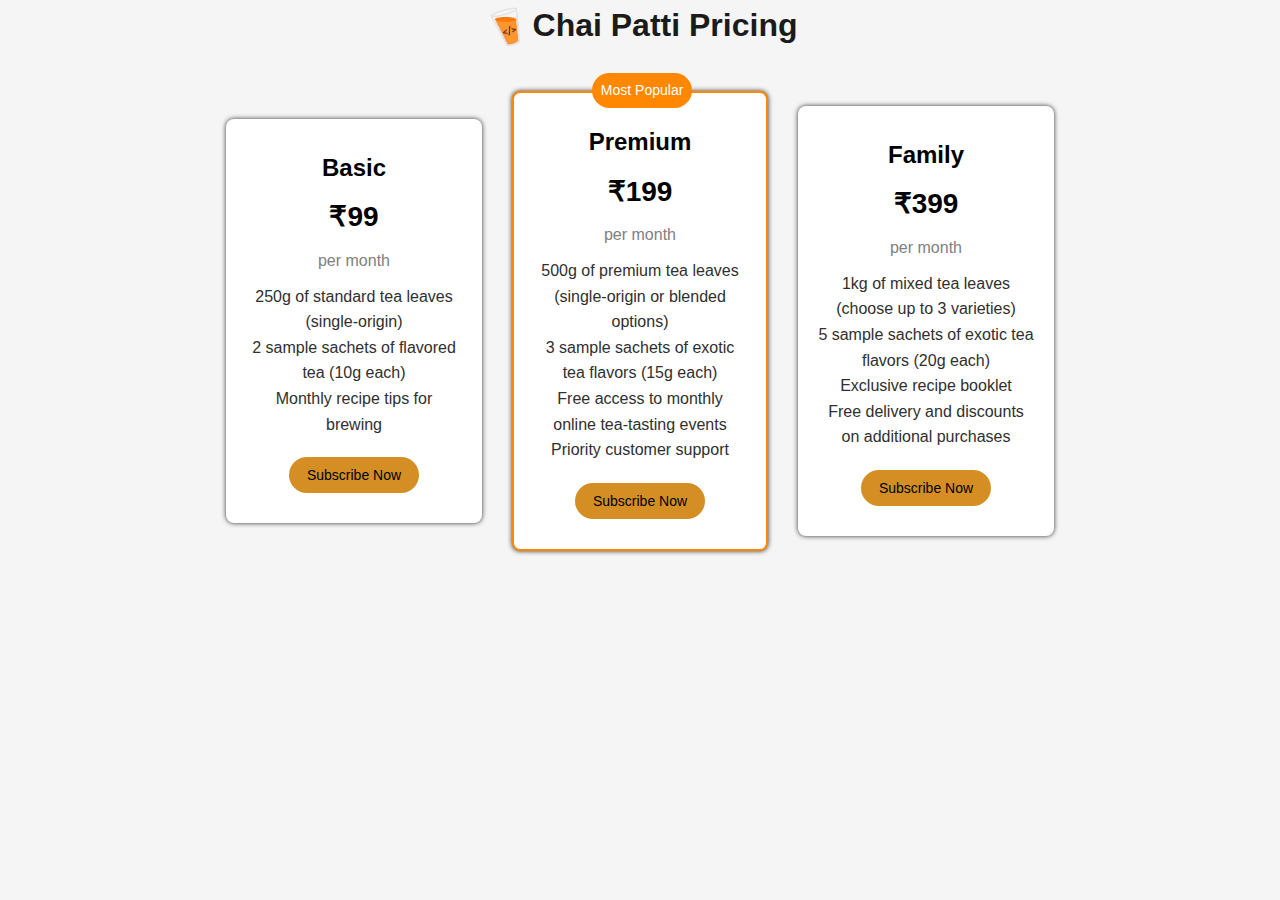
<file: pricing-table-challenge/pricing-table-1/index.html>
<!DOCTYPE html>
<html lang="en">
  <head>
    <meta charset="UTF-8" />
    <meta name="viewport" content="width=device-width, initial-scale=1.0" />
    <title>ChaiPatti - Pricing</title>
    <link rel="stylesheet" href="challenge.css" />
    <!-- <link rel="stylesheet" href="solution.css" /> -->
  </head>
  <body>
    <div class="container">
      <h1 class="pricing-heading">
        <img
          src="./assets/chaicodelogo.png"
          alt="Chai Patti Pricing Logo"
          height="50"
          width="50"
        />
        Chai Patti Pricing
      </h1>
      
      <section class="pricing-container">
        <div class="pricing-card">
          <h2>Basic</h2>
          <div class="price">₹99</div>
          <div class="period">per month</div>
          <ul class="features">
            <li>250g of standard tea leaves (single-origin)</li>
            <li>2 sample sachets of flavored tea (10g each)</li>
            <li>Monthly recipe tips for brewing</li>
          </ul>
          <button class="subscribe-btn" aria-label="Subscribe to Basic Plan">
            Subscribe Now
          </button>
        </div>

        <div class="pricing-card popular">
          <div class="popular-badge">Most Popular</div>
          <h2>Premium</h2>
          <div class="price">₹199</div>
          <div class="period">per month</div>
          <ul class="features">
            <li>
              500g of premium tea leaves (single-origin or blended options)
            </li>
            <li>3 sample sachets of exotic tea flavors (15g each)</li>
            <li>Free access to monthly online tea-tasting events</li>
            <li>Priority customer support</li>
          </ul>
          <button class="subscribe-btn" aria-label="Subscribe to Premium Plan">
            Subscribe Now
          </button>
        </div>

        <div class="pricing-card">
          <h2>Family</h2>
          <div class="price">₹399</div>
          <div class="period">per month</div>
          <ul class="features">
            <li>1kg of mixed tea leaves (choose up to 3 varieties)</li>
            <li>5 sample sachets of exotic tea flavors (20g each)</li>
            <li>Exclusive recipe booklet</li>
            <li>Free delivery and discounts on additional purchases</li>
          </ul>
          <button class="subscribe-btn" aria-label="Subscribe to Family Plan">
            Subscribe Now
          </button>
        </div>
      </section>
    </div>
  </body>
</html>
</file>
<file: App_Starter_clone/style.css>
* {
  padding: 0;
  margin: 0;
  box-sizing: border-box;
  font-family: sans-serif;
}

.header {
  width: 100%;
  height: 90px;
  padding: 0 100px;
  display: flex;
  justify-content: space-between;
  align-items: center;
  background-color: white;
  position: sticky;
  top: 0;
  z-index: 100;
}

.header .menu ul {
  display: flex;
  gap: 50px;
  /* text-align: center; */
}

.header .menu ul li {
  list-style-type: none;
  text-transform: uppercase;
}

/* hero section  */
.hero-section {
  width: 100%;
  height: 450px;
  padding: 0 100px;
  display: flex;
  justify-content: space-between;
  align-items: center;
  gap: 70px;
  background-image: linear-gradient(
      to right top,
      rgb(222, 148, 148, 0.5),
      rgb(230, 230, 79, 0.5),
      rgb(92, 227, 92, 0.5),
      rgb(239, 112, 239, 0.5)
    ),
    url("./home-bg.jpg");
  background-repeat: no-repeat;
  background-size: cover;
}
.hero-section img {
  width: 560px;
}
.hero-section div h1{
    font-size: 40px;
    letter-spacing: 2px;
    color: white;
}
.hero-section div p{
    font-size: 18px;
    color: white;
    padding-top: 20px;
}
.hero-section div button{
    margin-top: 20px;
    padding: 20px 40px;
    border: none;
    font-size: 20px;
    background-color: #1DC9E3;
    color: white;
    border-top-left-radius: 40px;
    border-bottom-left-radius: 40px;
    border-top-right-radius: 40px;
    border-bottom-right-radius: 40px;
    /* position: fixed; */
}
.hero-section div button:hover{
    background: transparent;
    border-top: 2px solid white;
    border-bottom: 2px solid white;
    border-left: 2px solid black;
    border-right: 2px solid black;
}

/* wlcome-section */
.wlcome-section{
    width: 100%;
    padding: 100px 100px;
    background-color: #1C1C1C;
}
.wlcome-section h1{
    color: white;
    text-transform: capitalize;
    text-align: center;
    font-size: 40px;
    letter-spacing: 2px;
    margin-bottom: 10px;
}
.wlcome-section .wlcome-data div h2{
    color: white;
    letter-spacing: 2px;
    margin-bottom: 20px;
}
.wlcome-section .wlcome-data div p{
    color: #535BD4;
    letter-spacing: 2px;
}
.wlcome-section .wlcome-data div .title{
    color: grey;
    margin-top: 10px;
}
.wlcome-section .wlc-img img{
    width: 250px;
}
.wlcome-data{
    width: 100%;
    display: flex;
    justify-content: space-between;
    align-items: center;
    gap: 50px;
    margin-top: 60px;
}
.wlcome-data .wlc-img{
    display: flex;
    gap: 20px;
}

/* remdom-secton */
.remdom-secton{
    width: 100%;
    padding: 100px 100px;
    background-color: #1DC9E3;
}
.remdom-secton div p{
    width: 70%;
    margin: auto;
    text-align: center;
    font-size: 30px;
    color: white;
    letter-spacing: 2px;
}
.remdom-secton div button{
    margin-top: 40px;
    padding: 20px 40px;
    border: none;
    font-size: 20px;
    background-color: black;
    color: white;
    border-top-left-radius: 40px;
    border-bottom-left-radius: 40px;
    border-top-right-radius: 40px;
    border-bottom-right-radius: 40px;
}
.remdom-secton div button:hover{
    background: transparent;
    border-top: 2px solid white;
    border-bottom: 2px solid white;
    border-left: 2px solid black;
    border-right: 2px solid black;
}

/* app-screenshot */
.app-screenshot{
    width: 100%;
    padding: 100px 100px;
    background-color: #1C1C1C;
}
.app-screenshot h1{
    color: white;
    text-transform: capitalize;
    text-align: center;
    font-size: 40px;
    letter-spacing: 2px;
    margin-bottom: 10px;
}
.app-screenshot p{
    margin-top: 20px;
    text-align: center;
    color: grey;
}
.app-screenshot .app-img{
    display: flex;
    justify-content: space-between;
    gap: 20px;
    margin-top: 50px;
}
.app-screenshot .app-img img{
    width: calc(25% - 20px);
}

/* App Pricing */
.app-pricing{
    width: 100%;
    padding: 100px 100px;
    background-color: #535BD4;
}
.app-pricing h1{
    color: white;
    text-transform: capitalize;
    text-align: center;
    font-size: 40px;
    letter-spacing: 2px;
    margin-bottom: 10px;
}
.price-box{
    width: 100%;
    margin-top: 50px;
    display: flex;
    justify-content: space-evenly;
    gap: 30px;
}
.price-box .box{
    display: flex;
    flex-direction: column;
    gap: 30px;
    width: 30%;
    /* height: 400px; */
    background-color: white;
    text-align: center;
    padding: 30px;
    position: relative;
}
.price-box .box .p-dollar{
    color: #1DC9E3;
    font-size: 60px;
}
.price-box .box .p-str{
    
    color: #535BD4;
    font-size: 25px;
}
.price-box .box p{
    color: grey;
    font-size: 20px;
}
.price-box .box .one{
    padding-bottom: 40px;
}
.price-box .box button{
    position: absolute;
    bottom: -25px;
    left: 70px;
    margin-top: 40px;
    padding: 15px 40px;
    border: none;
    font-size: 20px;
    background-color: #1DC9E3;
    color: white;
    border-top-left-radius: 40px;
    border-bottom-left-radius: 40px;
    border-top-right-radius: 40px;
    border-bottom-right-radius: 40px;
}
.price-box .box button:hover{
    background: white;
    color: black;
    border-top: 2px solid white;
    border-bottom: 2px solid white;
    border-left: 2px solid black;
    border-right: 2px solid black;
}

/* Newsletter */
.newsletter{
    width: 100%;
    padding: 100px 100px;
    background-color: #26C0D4;
}
.newsletter h1{
    color: white;
    text-transform: capitalize;
    text-align: center;
    font-size: 40px;
    letter-spacing: 2px;
    margin-bottom: 10px;
}
.newsletter p{
    margin-top: 20px;
    text-align: center;
    color: rgb(223, 221, 221);
}
.newsletter div{
    margin-top: 100px;
    display: flex;
    justify-content: center;
    gap: 100px;
}
.newsletter div form input{
    width: 400px;
    height: 50px;
    background-color: transparent;
    border: none;
    font-size: 20px;
    border-bottom: 2px solid white;
    padding-left: 10px;
}
.newsletter div form input:focus{
    outline: none;
}
.newsletter div button{
    padding: 15px 40px;
    border: none;
    font-size: 20px;
    background-color: white;
    color: #1DC9E3;
    border-top-left-radius: 40px;
    border-bottom-left-radius: 40px;
    border-top-right-radius: 40px;
    border-bottom-right-radius: 40px;
}
.newsletter div button:hover{
    background: transparent;
    color: white;
    border: 2px solid wheat;
    /* border-top: 2px solid white; */
    /* border-bottom: 2px solid white; */
    /* border-left: 2px solid black; */
    /* border-right: 2px solid black; */
}

/* Footer  */
.footer{
    width: 100%;
    padding: 50px 100px;
    background-color: #1C1C1C;
}
.footer div{
    display: flex;
    justify-content: space-between;
}
.footer div p{
    color: grey;
    font-size: 20px;
}
.footer div .icons{
    display: flex;
    align-items: center;
    gap: 50px;
    font-size: 25px;
    color: grey;
}
</file>
<file: App_Starter_clone/responsive.css>
@media (min-width: 768px) {
    .header{
        padding: 0 50px;
    }
    .header .menu ul{
        /* display: none; */
    }
}
</file>
<file: chai-aur-hero-section/styles.css>
* {
	margin: 0;
	padding: 0;
	box-sizing: border-box;
}

body {
	font-family: system-ui, -apple-system, BlinkMacSystemFont, 'Segoe UI', Roboto,
		Oxygen, Ubuntu, Cantarell, sans-serif;
	line-height: 1.6;
	color: white;
	background-color: #0a0a0a;
}

.main {
	background: linear-gradient(
		180deg,
		rgba(236, 89, 21, 0.1) 0%,
		transparent 100%
	);
	min-height: 100vh;
	padding: 2rem;
	display: flex;
	flex-direction: column;
  justify-content: center;
	align-items: center;
	gap: 2rem;
}

.heading {
	font-weight: 600;
  font-size: 60px;
}

.btns {
	display: flex;
	gap: 1rem;
}

.btns a {
  text-decoration: none;
  color: #ffbf86;
  background: rgba(231, 255, 253, 0.1);
  padding: 0.8rem 1rem;
  border-radius: 10px;
  font-size: 14px;
}
</file>
<file: Envisage_Infotech_clone/style.css>
* {
  padding: 0;
  margin: 0;
  box-sizing: border-box;
}
h1,
h2,
h3,
h4,
p {
  font-family: "Public Sans", sans-serif;
}
.top-nav {
  width: 100%;
  height: 35px;
  display: flex;
  justify-content: center;
  align-items: center;
  gap: 20px;
  background-color: #b6513d;
}
.top-nav h4 {
  color: white;
}
.top-nav div {
  display: flex;
  gap: 10px;
  font-size: 18px;
  color: white;
}

/* header  */
.header {
  width: 100%;
  height: 80px;
  padding: 0 10px;
  display: flex;
  align-items: center;
  justify-content: space-between;
  /* background-color: antiquewhite; */
}
.nav {
  display: flex;
  align-items: center;
  gap: 50px;
}
.nav ul {
  display: flex;
  align-items: center;
  gap: 50px;
}
.nav ul li {
  list-style-type: none;
}
.nav ul li a {
  text-decoration: none;
  font-size: 20px;
  color: #231d23;
  font-family: "Public Sans", sans-serif;
  font-weight: 500;
}
.nav .enq {
  display: flex;
  gap: 30px;
  /* flex-direction: column; */
  align-items: center;
}
.enq i {
  font-size: 28px;
  color: #b6513d;
}
.enq div p {
  color: grey;
  padding-bottom: 10px;
}

/* Hero Section  */
.hero-section {
  width: 100%;
  height: calc(100vh - 80px);
  /* background-color: aqua; */
  background-image: url("./image/annie-spratt-QckxruozjRg-unsplash.jpg");
  background-repeat: no-repeat;
  background-size: cover;
  position: relative;
}
.hero-section div {
  /* background-image: url("./image/banner-dots-2.png"); */
  width: 60%;
  padding: 20px;
  position: relative;
  top: 120px;
  left: 50px;
  /* border-top: 5px solid white; */
  /* border-left: 5px solid white; */
}
.hero-section div .title {
  color: white;
  font-size: 50px;
  font-weight: 800;
}
.hero-section div button {
  border: none;
  padding: 15px 30px;
  background: transparent;
  color: white;
  font-size: 18px;
  margin-top: 20px;
  border: 1px solid white;
  border-top-left-radius: 40px;
  border-top-right-radius: 40px;
  border-bottom-left-radius: 40px;
  border-bottom-right-radius: 40px;
}
.hero-section div button:hover {
  background-color: #b6513d;
  color: white;
  transition: 0.3s;
}
.hero-section div .notestion {
  position: absolute;
  width: 50px;
  height: 50px;
  top: 0;
  left: 0;
  border-top: 5px solid white;
  border-left: 5px solid white;
}

/* About Section  */
.about-section {
  width: 100%;
  /* height: 500px; */
  padding-bottom: 50px;
  background-color: white;
}
.about-section h1 {
  padding-top: 80px;
  padding-left: 30px;
  font-size: 50px;
  color: #231d23;
  font-weight: 800;
}
.about-section .about-info {
  margin-top: 20px;
  display: flex;
  justify-content: space-between;
  align-items: start;
  gap: 120px;
}
.about-info img {
  width: 550px;
  border-radius: 40px;
}
.about-info div h2 {
  font-size: 50px;
  font-weight: 800;
  color: #231d23;
  padding-top: 15px;
  padding-left: 8px;
}
.about-info div {
  position: relative;
  padding: 0 20px;
}
.about-info div .notestion {
  position: absolute;
  width: 50px;
  height: 50px;
  top: 0;
  left: 0;
  border-top: 5px solid #b6513d;
  border-left: 5px solid #b6513d;
}
.about-info div .title {
  padding-top: 20px;
  line-height: 30px;
  color: grey;
  font-size: 18px;
  letter-spacing: 1px;
  word-spacing: 2px;
}
.about-info div .sub-title {
  padding-top: 20px;
  line-height: 30px;
  color: grey;
  font-size: 18px;
  letter-spacing: 1px;
  word-spacing: 2px;
}

/* Service  */
.service {
  background-color: #f0f5f9;
  width: 100%;
  /* height: 500px; */
}
.service div h1 {
  padding: 60px;
  font-size: 50px;
  color: #231d23;
  font-weight: 800;
  /* background-color: aqua; */
}
.service div {
  position: relative;
}
.service div .notestion {
  position: absolute;
  width: 50px;
  height: 50px;
  top: 45px;
  left: 35px;
  /* border: 1px solid red; */
  border-top: 5px solid #b6513d;
  border-left: 5px solid #b6513d;
}
.service-card {
  padding-top: 20px;
  padding-bottom: 60px;
  padding-left: 30px;
  padding-right: 30px;
  display: flex;
  gap: 25px;
  flex-wrap: wrap;
}
.service-card .box {
  padding: 20px 20px;
  width: calc(33.33% - 18px);
  border-radius: 8px;
  box-shadow: 0 0 10px grey;
  background-color: white;
  position: relative;
}
.box div h2 {
  padding-top: 20px;
  color: #231d23;
}
.box div p {
  color: grey;
  padding-top: 10px;
  letter-spacing: 1px;
  word-spacing: 2px;
  line-height: 25px;
  font-size: 16px;
}
.box button {
  position: absolute;
  top: 30px;
  right: 35px;
  font-size: 50px;
  font-weight: 700;
  color: #f0f6fe;
  background: transparent;
  /* border: 1px solid red; */
  border: none;
  border-radius: 50%;
}

/* Why Choose Us  */
.choose {
  margin: 50px 0;
  width: 100%;
  background-color: #f6f9fe;
}
.choose h1 {
  padding: 30px;
  font-size: 50px;
  color: #231d23;
  font-weight: 800;
  text-align: center;
}
.choose-card {
  display: flex;
  gap: 30px;
  padding: 40px 0;
  justify-content: center;
}
.choose-card .box {
  width: 20%;
  padding: 20px 0;
  text-align: center;
  border-radius: 10px;
  background-color: white;
}
.choose-card div h1 {
  font-weight: 600;
  font-size: 40px;
}
.choose-card div p {
  margin-top: -30px;
  font-size: 18px;
  font-weight: 500;
}

/* Offices */
.officed {
  width: 100%;
  /* height: 400px; */
  /* margin-top: 50px; */
  padding: 50px 0;
  background-color: #f6f9fe;
}
.officed h1 {
  padding: 50px;
  font-size: 50px;
  color: #231d23;
  font-weight: 800;
  text-align: center;
}
.office-card {
  display: flex;
  justify-content: center;
  gap: 30px;
}
.office-card .box {
  width: 30%;
  padding: 20px 10px;
  text-align: center;
  border-radius: 10px;
  background-color: white;
}
.office-card .box div h1 {
  color: black;
  font-weight: 600;
  font-size: 30px;
  font-size: 25px;
}
.office-card .box div p {
  margin-top: -30px;
  font-size: 16px;
  font-weight: 500;
  color: #231d23;
}

/* Testimonials */
.testimonials {
  width: 100%;
  /* height: 500px; */
  background-image: url("./image/section-bg.jpg");
  background-repeat: no-repeat;
  background-size: cover;
}
.testimonials div h1 {
  padding: 60px;
  font-size: 50px;
  color: #231d23;
  font-weight: 800;
}
.testimonials div {
  position: relative;
}
.testimonials div .notestion {
  position: absolute;
  width: 50px;
  height: 50px;
  top: 45px;
  left: 35px;
  /* border: 1px solid red; */
  border-top: 5px solid #b6513d;
  border-left: 5px solid #b6513d;
}
.testimonials-card {
  display: flex;
  justify-content: space-around;
  padding-left: 30px;
  padding-right: 30px;
  padding-bottom: 60px;
  gap: 30px;
}
.testimonials-card .test-box {
  width: 33.33%;
  text-align: center;
  padding: 30px 20px;
  border-radius: 10px;
  background-color: #f8fafc;
}
.testimonials-card .test-box h2 {
  font-weight: 500;
}
.testimonials-card .test-box p {
  padding-top: 20px;
  letter-spacing: 1px;
  word-spacing: 2px;
  font-size: 18px;
  color: grey;
  line-height: 25px;
}

/* Footer  */
.footer {
  width: 100%;
  /* height: 350px; */
  background-image: url("./image/footer_home_3_bg-scaled-1.jpg");
  background-repeat: no-repeat;
  background-size: cover;
}
.footer .footer-sec {
  display: flex;
  justify-content: space-around;
  padding-top: 50px;
  background: rgba(32, 32, 33, 0.53);
}
.footer-sec div h2 {
  margin-top: 20px;
  color: white;
}
.footer-sec div .socal-icon {
  margin-top: 20px;
  display: flex;
  gap: 30px;
}
.socal-icon button {
  display: flex;
  justify-content: center;
  align-items: center;
  width: 35px;
  height: 35px;
  font-size: 20px;
  border: none;
  border-radius: 50%;
  background-color: white;
  color: #176bd9;
}
.footer-sec .footer-menu ul {
  padding-top: 20px;
  padding-left: 20px;
  display: flex;
  justify-content: center;
  flex-direction: column;
  gap: 30px;
}
.footer-menu ul li a {
  text-decoration: none;
  font-size: 18px;
  color: white;
}
.get-touch .get-touch-data {
  display: flex;
  flex-direction: column;
  /* gap: 30px; */
}
.get-touch .get-touch-data div {
  padding-top: 20px;
  display: flex;
  gap: 10px;
}
.get-touch .get-touch-data div button {
  width: 20px;
  height: 20px;
  background-color: transparent;
  color: #176bd9;
  border: none;
  font-size: 20px;
}
.get-touch .get-touch-data div p {
  color: white;
}
</file>
<file: hero-section/css/index.css>
* {
    padding: 0;
    margin: 0;
    box-sizing: border-box;
    font-family: "Roboto", sans-serif;
}

nav {
    display: flex;
    align-items: center;
    justify-content: space-between;
    padding: 8px 8%;
    /* z-index: 100; */
}

nav ul {
    list-style: none;
    display: flex;
    gap: 48px;
}

nav ul li a {
    text-decoration: none;
    color: #1b0238;
    font-weight: 600;
}

nav ul li a:hover {
    color: #ea512a;
    transition: 0.3s;
}
nav div {
    display: flex;
    align-items: center;
    gap: 24px;
}

nav div a {
    text-decoration: none;
    font-weight: 600;
    color: #1b0238;
}

nav div button {
    border: none;
    color: white;
    background: #ea512a;
    padding: 16px 30px;
    border-radius: 10px;
    font-size: 16px;
    font-weight: 400;
}

.toolbar {
    display: none;
}

.toolbar span {
    font-size: 40px;
}

.hero {
    display: flex;
    align-items: center;
    height: 600px;
    background: #F1E7FF;
    overflow: hidden;
    position: relative;
}

.toggler a {
    font-size: 16px;
    padding: 16px;
    width: 100%;
}

.toggler a:hover {
    background: #24275C;
    color: white;
    width: 100%;
}

.toggler {
    position: relative;
}

.toggler .dropdown {
    display: none;
    flex-direction: column;
    align-items: start;
    position: absolute;
    background: white;
    width: 250px;
    gap: 0;
    top: 50px;
    right: -15px;
    box-shadow: 0 0 8px rgba(0, 0, 0, 0.5);
}

.toggler:hover .dropdown{
    display: flex;
    transition: 3s;
}

.hero .header {
    padding: 0 8%;
    width: 60%;
    height: 100%;
    position: relative;
    /* border: 1px solid red; */
}

.hero .circle {
    width: 40%;
    height: 800px;
    border-top-left-radius: 50%;
    border-bottom-left-radius: 50%;
    background: #FEF8F8;
}

.hero .circle .girl {
    width: 680px;
    position: absolute;
    top: 50px;
    right: 0;
}

.cloud {
    position: absolute;
    bottom: -110px;
}

.hero .header {
    display: flex;
    flex-direction: column;
    justify-content: center;
}

.header h6 {
    color: #ea512a;
    font-size: 16px;
}

.header h1 {
    color: #1b0238;
    font-size: 60px;
    font-weight: 600;
    margin: 20px 0;
    /* border: 1px solid red; */
}

.header p {
    font-size: 16px;
    color: lightslategrey;
    letter-spacing: 1px;
    word-spacing: 2px;
    line-height: 25px;
    margin-bottom: 20px;
}

.header .tollbar {
    display: flex;
    gap: 20px;
}

.header .learn-btn {
    border: none;
    font-size: 16px;
    background: #ea512a;
    color: white;
    padding: 14px 30px;
    border-radius: 8px;
}

.header .more-btn {
    border: none;
    font-size: 16px;
    background: #F5890D;
    color: white;
    padding: 14px 30px;
    border-radius: 8px;
}

.header .banner-1 {
    width: 70px;
    position: absolute;
    top: 20px;
    left: 50px;
    animation: move 2.5s infinite linear alternate;
}

.header .banner-2 {
    width: 70px;
    position: absolute;
    top: 20px;
    right: 50px;
    animation: move2 2.5s infinite linear alternate;
}

.header .banner-3 {
    width: 70px;
    position: absolute;
    bottom: 100px;
    left: 20px;
    animation: move3 2.5s infinite linear alternate;
}

.header .banner-4 {
    width: 70px;
    position: absolute;
    bottom: 100px;
    right: 50px;
    animation: move4 2.5s infinite linear alternate;
}

@keyframes move {
    0%{
        left: 50px;
    }
    100%{
        left: 100px;
    }
}

@keyframes move2 {
    0%{
        right: 20px;
    }
    100%{
        right: 50px;
    }
}

@keyframes move3 {
    0%{
        left: 20px;
    }
    100%{
        left: 50px;
    }
}

@keyframes move4 {
    0%{
        right: 50px;
    }
    100%{
        right: 100px;
    }
}


@media (max-width: 768px) {
    .toolbar {
        display: flex;
    }

    .tool-button {
        display: none;
    }

    nav ul {
        display: none;
    }

    nav {
        padding: 10px 16px;
    }

    nav img {
        width: 100px;
    }

    .hero .header {
        flex-direction: column;
    }

    .hero .circle {
        background: transparent;
    }

    .hero .cloud {
        display: none;
    }

    .hero .circle .girl {
        position: unset;
        width: 100%;
    }

    .hero {
        flex-direction: column;
    }
    .hero .header {
        width: 100%;
        padding: 50px 24px;
        align-items: center;
        text-align: center;
        border: 1px solid red;
    }

    .header .banner-1, .header .banner-2, .hero .banner-3, .hero .banner-4 {
        display: none;
    }
}
</file>
<file: login_page/style.css>
*{
    padding: 0;
    margin: 0;
    box-sizing: border-box;
}
.container{
    width: 100vw;
    height: 100vh;
    background-image: url("bg.jpg");
    background-repeat: no-repeat;
    background-size: cover;
    /* background-size: 100% 100%; */
    display: flex;
    align-items: center;
    justify-content: center;
}
h1{
    font-size: 35px;
    font-family: sans-serif;
    padding-bottom: 20px;
}
.loginPage{
    display: flex;
    align-items: center;
    justify-content: center;
    flex-direction: column;
    padding: 10px;
    /* width: 25%; */
    width: 50%;
    height: 70%;
    background: #ffffff83;
    backdrop-filter: blur(1px);
    border-radius: 8px;
}
.loginDetails{
    display: flex;
    flex-direction: column;
    gap: 10px;
    width: 50%;
}
.password{
    width: 50%;
    padding-top: 10px;
    display: flex;
    justify-content: space-between;
    align-items: center;
}
input[type="text"], input[type="email"]{
    /* width: 300px; */
    padding: 15px;
    border-radius: 8px;
    border: none;
    font-size: 14px;
}
.loginPage button{
    margin-top: 20px;
    border: 0;
    padding: 12px 30px;
    font-size: 16px;
    border-radius: 8px;
    font-weight: 500;
    cursor: pointer;
    background: white;
    background: linear-gradient(90deg, rgba(255, 255, 0, 0.575), pink);
    box-shadow: 0 0 5px white;
}
</file>
<file: portfolio_clone/css/style.css>
*{
    padding: 0;
    margin: 0;
    box-sizing: border-box;
    font-family: "Roboto", system-ui;
}
html{
    scroll-behavior: smooth;
}
nav{
    width: 100%;
    height: 75px;
    display: flex;
    justify-content: center;
    position: sticky;
    top: 0;
    left: 0;
    z-index: 100;
    background-color: white;
}
nav div{
    width: 80%;
    height: 75px;
    display: flex;
    justify-content: space-between;
    align-items: center;
}
nav div h1{
    font-weight: 900;
    letter-spacing: 1px;
}
nav div ul{
    display: flex;
    gap: 30px;
}
nav div ul li{
    list-style: none;
}
nav div ul li a{
    text-decoration: none;
    font-size: 13px;
    text-transform: uppercase;
    color: black;
    font-weight: 500;
    letter-spacing: 1px;
}
nav div ul li a:hover{
    color: #D9832E;
    transition: 0.2s;
}

/* header section */
header{
    display: flex;
    justify-content: center;
}
header .container{
    width: 80%;
    display: flex;
    justify-content: space-between;
    align-items: center;
    gap: 30px;
}
.subtitle{
    margin-bottom: 15px;
    font-weight: 400;
}
.title{
    font-size: 50px;
    margin-bottom: 15px;
}
.cotation{
    margin-bottom: 15px;
    font-size: 20px;
    font-weight: 500;
}
.dev{
    font-weight: 400;
    letter-spacing: 2px;
    color: grey;
}
.action{
    margin-top: 25px;
    display: flex;
    column-gap: 30px;
}
.work-btn{
    padding: 10px 25px;
    font-size: 18px;
    background-color: #D9832E;
    border-style: none;
    color: white;
}
.hire-btn{
    padding: 15px 25px;
    font-size: 18px;
    border: 2px solid #D9832E;
    color: #D9832E;
    background-color: white;
    /* border-style: none; */
}
.hire-btn:hover{
    background-color: #D9832E;
    color: white;
    transition: 1s;
}
/* about section  */
.about-me{
    display: flex;
    justify-content: center;
    padding-top: 60px;
    padding-bottom: 60px;
    background-color: #EAEDF2;
}
.about-me .container{
    width: 80%;
}
.about-me .container h1{
    margin-bottom: 10px;
    font-size: 35px;
    font-weight: 700;
}
.container p{
    margin-top: 10px;
    color: grey;
    letter-spacing: 2px;
}
.about-image-box{
    display: flex;
    gap: 50px;
}
.image-box{
    margin-top: 20px;
    padding: 14px;
    border-radius: 8px;
    background-color: white;
    position: relative;
}
.social-box{
    width: 40px;
    position: absolute;
    top: 40px;
    left: 14px;
    padding: 10px 0px;
    background-color: white;
    display: flex;
    flex-direction: column;
    gap: 10px;
}
.social-box button{
    width: 35px;
    height: 35px;
    background-color: #D9832E;
    color: white;
    border: none;
    font-size: 20px;
}
.social-box button:hover{
    background-color: black;
}
.about-data{
    margin-top: 20px;
}
.about-data h1{
    padding-top: 14px;
}
.about-data p{
    text-align: justify;
}
.pres-info{
    padding-top: 30px;
    display: flex;
    justify-content: space-between;
}
.lable{
    display: flex;
    align-items: center;
    /* justify-content: space-between; */
}
.lable h5{
    border-right: 1px solid grey;
    margin-right: 15px;
    font-weight: 500;
    width: 100px;
}
.about-data button{
    margin-top: 40px;
    border: none;
    width: 180px;
    height: 50px;
    background-color: #D9832E;
    color: white;
    font-size: 18px;
}
/* skills section  */
.skills{
    display: flex;
    justify-content: center;
}
.my-skills{
    width: 80%;
    padding: 60px 0px;
}
.my-skills h1{
    margin-bottom: 10px;
    font-size: 35px;
    font-weight: 700;
}
.my-skills p{
    margin-top: 10px;
    color: grey;
    letter-spacing: 2px;
}
.skills-box{
    margin-top: 50px;
    display: flex;
    justify-content: space-between;
    align-items: center;
    gap: 100px;
}
.card-box{
    width: 100%;
    display: flex;
    flex-wrap: wrap;
    gap: 16px;
}
.card{
    width: 48%;
    padding: 25px;
    display: flex;
    align-items: center;
    column-gap: 10px;
    border: 2px solid #D9832E;
    background-color: white;
    border-radius: 8px;
    box-shadow: 0px 0px 10px lightgrey;

}
.card i{
    font-size: 20px;
}
.card h4{
    font-weight: 500;
}
.pogresh{
    width: 100%;
}
.p-box{
    display: flex;
    justify-content: space-between;
    align-items: center;
}
.p-main{
    height: 5px;
    background-color: lightgrey;
}
.p-92{
    width: 85%;
    height: 100%;
    background-color: #D9832E;
}
.p-76{
    width: 75%;
    height: 100%;
    background-color: #D9832E;
}
.p-50{
    width: 80%;
    height: 100%;
    background-color: #D9832E;
}
.p-30{
    width: 70%;
    height: 100%;
    background-color: #D9832E;
}
.pres-all{
    display: flex;
    flex-direction: column;
    row-gap: 16px;
}

/* services  */
.servic-section{
    display: flex;
    justify-content: center;
    background-color: #EAEDF2;
}
.servics{
    width: 80%;
    padding: 60px 0px;
}
.servics h1{
    margin-bottom: 10px;
    font-size: 35px;
    font-weight: 700;
}
.servic-section .servics p{
    margin-top: 10px;
    color: grey;
    letter-spacing: 2px;
}
.service-box{
    margin-top: 48px;
    display: flex;
    gap: 30px;
    flex-wrap: wrap;
}
.service-box .cards{
    background-color: white;
    padding: 24px;
    border-radius: 8px;
    width: 30%;
}
.service-box .cards p{
    margin-top: 14px;
    color: black;
}
.service-box .cards:hover{
    background-color: #D9832E;
    color: white;
    transition: 1s;
}
.service-box .cards button{
    margin-bottom: 20px;
    width: 85px;
    height: 85px;
    border-radius: 50%;
    border: none;
    background-color: white;
    border: 2px dotted #D9832E;
    font-size: 40px;
    color: #D9832E;
}

/* work  */
.work-section{
    display: flex;
    justify-content: center;
    background-color: white;
    padding: 60px 0px;

}
.work-section .work{
    width: 80%;
}
.work-section .work h1{
    margin-bottom: 10px;
    font-size: 35px;
    font-weight: 700;
}
.work-section .work p{
    margin-top: 10px;
    color: grey;
    letter-spacing: 2px;
}
.work-box{
    margin-top: 30px;
    width: 100%;
}
.img-card{
    width: 100%;
    display: flex;
    gap: 30px;
    flex-wrap: wrap;
}
.img-card img{
    border-radius: 8px;
}

/* testimonials-section */
.testimonials-section{
    display: flex;
    justify-content: center;
    background-color: #EAEDF2;
    padding: 60px 0px;
}
.testimonials{
    width: 80%;
}
.testimonials h1{
    margin-bottom: 10px;
    font-size: 35px;
    font-weight: 700;
}
.testimonials p{
    margin-top: 10px;
    color: grey;
    letter-spacing: 2px;
}
.test-box{
    display: flex;
    gap: 30px;
    width: 100%;
    margin-top: 50px;
}
.text-card{
    width: 100%;
    padding: 15px;
    display: flex;
    gap: 20px;
    background-color: white;
    border: 1px solid lightgrey;
}
.text-card img{
    border-top-left-radius: 50%;
    border-bottom-left-radius: 50%;
    border-bottom-right-radius: 50%;
}
.test-data p{
    color: rgb(75, 74, 74);
    font-size: 16px;
}
.test-data h3{
    padding-top: 10px;
    font-weight: 500;
}

/* blog secton  */
.blog-secton{
    display: flex;
    justify-content: center;
    background-color: white;
    padding: 60px 0px;
}
.blog{
    width: 80%;
}
.blog h1{
    margin-bottom: 10px;
    font-size: 35px;
    font-weight: 700;
    text-transform: uppercase;
}
.blog p{
    margin-top: 10px;
    color: grey;
    letter-spacing: 2px;
}
.l-blog{
    margin-top: 30px;
    display: flex;
    gap: 30px;
}
.c-blog .card-contant{
    position: relative;
    top: -80px;
    left: 18px;
}
.card-contant h6{
    background-color: #D9832E;
    width: fit-content;
    padding: 8px;
    color: white;
    font-size: 14px;
}
.card-contant div{
    background-color: white;
    border: 1px solid lightgrey;
    padding: 16px;
    width: 85%;
}
.card-contant div h4{
    padding-top: 10px;
}
.card-contant div p{
    padding-bottom: 10px;
}
.card-contant div button{
    background-color: white;
    border: 1px solid #ddd;
    padding: 6px 18px;
    font-size: 14px;
}
.card-contant a{
    color: #D9832E;
    font-weight: 600;
    font-size: 14px;
}

/* Contact */
.contact-section{
    display: flex;
    justify-content: center;
    background-color: #EAEDF2;
    padding: 60px 0px;
}
.contact{
    width: 80%;
}
.contact h1{
    margin-bottom: 10px;
    font-size: 35px;
    font-weight: 700;
    text-transform: uppercase;
}
.contact p{
    margin-top: 10px;
    color: grey;
    letter-spacing: 2px;
}

.form-info .carded{
    background-color: white;
    border: 1px solid lightgrey;
    padding: 16px;
    display: flex;
    gap: 20px;
    align-items: start;
    width: 100%;
}
.form-info{
    /* width: 50%; */
    display: flex;
    flex-direction: column;
    gap: 10px;
}
.form-card{
    width: 100%;
    background-color: white;
    padding: 18px 25px;
}
.form-info .carded button{
    width: 75px;
    height: 48px;
    font-size: 20px;
    text-align: center;
    border-radius: 50%;
    border: none;
    color: white;
    background-color: #D9832E;
}
.form-box{
    width: 100%;
    display: flex;
    justify-content: space-between;
    margin-top: 30px;
    gap: 30px;
    /* background-color: red; */
}
.form-card input{
    border: none;
    border-bottom-style: solid;
    border-bottom-width: 1px;
    border-bottom-color: #ccc;
    padding-top: 24px;
    padding-bottom: 24px;
}
.form-card form{
    display: flex;
    flex-direction: column;
}
.form-card form div{
    display: flex;
    gap: 30px;
}
.form-card form div input{
    width: 50%;
}
.form-card textarea{
    border: none;
    border-bottom-style: solid;
    border-bottom-width: 1px;
    border-bottom-color: #ccc;
    padding-top: 24px;
    padding-bottom: 24px;
}
.form-card button{
    /* width: fit-content; */
    width: fit-content;
    margin-top: 30px;
    border: none;
    background-color: #D9832E;
    color: white;
    padding: 16px 24px;
    /* font-size: 25px; */
}
.form-card textarea:focus{
    outline: none;
}
.form-card input:focus{
    outline: none;
}

/* footer  */
footer{
    display: flex;
    justify-content: center;
    background-color: #2f2f2f;
    padding: 30px 0px;
}
.my-footer{
    width: 80%;
}
.my-footer p{
    color: white;
    letter-spacing: 2px;
    text-align: center;
    padding: 5px;
}
.form-info .carded div p{
    color: black;
    font-weight: 500;
}
</file>
<file: Sneaker_Store_Cards/style.css>
*{
    padding: 0;
    margin: 0;
    box-sizing: border-box;
}
.container{
    width: 100vw;
    height: 100vh;
    overflow-x: hidden;
}
.store{
    margin: auto;
    width: 60%;
    min-height: 100%;
}
h1{
    text-align: center;
    font-size: 40px;
    font-family: cursive;
    padding: 10px;
    color: crimson;
}
.shoes{
    width: 100%;
    display: flex;
    gap: 20px;
    flex-wrap: wrap;
}
.card{
    width: 31.6%;
    height: 70%;
    border-radius: 8px;
    background: #ececec;
    padding: 5px;
}
#shoes-img{
    width: 100%;
    border-radius: 8px;
}
.details{
    display: flex;
    justify-content: space-between;
    align-items: center;
    padding: 5px 10px;
}
.image img{
    width: 30px;
}
p{
    font-weight: 600;
    color: grey;
}
</file>
<file: chai-aur-hero-section/challenge-1/styles.css>
* {
  margin: 0;
  padding: 0;
  box-sizing: border-box;
}

body {
  font-family: -apple-system, BlinkMacSystemFont, 'Segoe UI', Roboto, Oxygen,
    Ubuntu, Cantarell, sans-serif;
  line-height: 1.6;
  color: white;
  background-color: #1d1c1c;

  width: 100vw;
  height: 100vh;
}

.hero {
  width: 50%;
  height: 100%;
  margin: auto;
  text-align: center;
  display: flex;
  justify-content: center;
  align-items: center;
  /* border: 1px solid red; */
  flex-direction: column;
}

.announcement {
  border: 1px solid rgb(199, 191, 191);
  padding: 8px 12px;
  border-radius: 50px;
  background: #353434;
  margin-bottom: 30px;
}

.announcement-link {
  /*  */
  text-decoration: none;
  font-size: 18px;
  color: white;
}

.announcement:hover {
  background: #4d4b4b;
}

.announcement-text {
  font-weight: 400;
}

.announcement-button {
  background: #535353;
  padding: 2px 10px;
  border-radius: 20px;
}

/* .hero-content {

} */

.hero-title {
  font-size: 50px;
  font-weight: 600;
}

.hero-description {
  margin-bottom: 20px;
  font-size: 18px;
}

.cta-button {
  color: white;
  background: rgb(60, 60, 224);
  text-decoration: none;
  padding: 12px 24px;
  border-radius: 30px;
  font-weight: bold;
}

.cta-button:hover {
  box-shadow: 0 0 20px rgb(41, 41, 228);;
}

@media (max-width: 640px) {
  .hero {
    padding: 1rem;
  }

  .announcement-link {
    font-size: 0.75rem;
  }

  .hero-content {
    padding: 0 1rem;
  }
}
</file>
<file: chai-aur-hero-section/challenge-2/styles.css>
:root {
  --primary-blue: #3b82f6;
  --primary-blue-dark: #2563eb;
  --gray-800: #1f2937;
  --neutral-400: #9ca3af;
  --neutral-900: #111827;

  /* Dark mode variables */
  --bg-dark: #111827;
  --text-dark: #ffffff;
  --border-dark: #374151;
}
*{
  padding: 0;
  margin: 0;
  box-sizing: border-box;
}

.hero {
  padding: 70px 100px;
}

.dark-mode-toggle{
  border: none;
  padding: 12px 24px;
  background: #2563eb;
  border-radius: 6px;
  color: white;
  font-size: 16px;
}
.hero-grid {
  display: flex;
  align-items: center;
  justify-content: space-between;
}

.content-col h1 {
  font-size: 60px;
  font-weight: 900;
}

.content-col p {
  font-size: 20px;
  padding-top: 10px;
}

.cta-group {
  display: flex;
  align-items: center;
  gap: 14px;
  margin-top: 28px;
}

/* .sr-only {
}

.input-wrapper {
  
} */

input[type='text'] {
  width: 260px;
  padding: 13px 8px;
  font-size: medium;
  border: 1px solid #9ca3af;
  border-radius: 6px;
}

.demo-button {
  /* margin-left: 8px; */
  padding: 14px 20px;
  font-size: medium;
  font-weight: 500;
  border-radius: 4px;
  border: none;
  color: white;
  background: dodgerblue;
  
}

.demo-button:hover {
  box-shadow: 0 0 8px rgb(21, 138, 255);
}

.brands-section {
  margin-top: 40px;
}

.trusted-by {
  text-transform: uppercase;
  font-size: 14px;
  font-weight: 600;
}

.brand-logos {
  display: flex;
  align-items: center;
  justify-content: space-between;
}

.brand-logo {
  width: 120px;
}

.image-col img{
  width: 85%;
  border-radius: 14px;
}

/* .hero-image {
} */

@media (min-width: 640px) {
  .hero {
  }

  .content-col h1 {
  }

  .cta-group {
  }

  .demo-button {
  }

  .input-wrapper {
  }

  input[type='text'] {
  }
}

@media (min-width: 768px) {
  .content-col h1 {
  }
}

@media (min-width: 1024px) {
  .hero {
  }

  .hero-grid {
  }

  .content-col h1 {
  }

  .cta-group {
  }

  .brands-section {
  }

  .image-col {
  }
}

@media (min-width: 1280px) {
  .hero-grid {
    gap: 3rem;
  }
}

.dark-mode-toggle {
}

.dark-mode-toggle:hover {
}

body.dark {
}

.dark-mode-toggle {
}

.dark-mode-toggle:hover {
}

input[type='text'].dark {
}

input[type='text']::placeholder {
}
</file>
<file: landing-page-challenge/landing-page-1/challenge.css>
/* Challenge CSS */
* {
  margin: 0;
  padding: 0;
  box-sizing: border-box;
}

/* Basic styles */
body {
  font-family: "Arial", sans-serif;
  line-height: 1.6;
}

/* Navbar styles */
.navbar {
  /* Add styles for navbar */
  display: flex;
  justify-content: space-between;
  align-items: center;
  padding: 4px 100px;
  background: #242424;
}

.logo {
  /* Add styles for the logo */
  display: flex;
  align-items: center;
}

.logo img {
  /* Add styles for logo image */
  border-radius: 50%;
}

.logo h3{
  color: white;
  margin-left: 8px;
}

.nav-links a {
  /* Add styles for nav links */
  text-decoration: none;
  padding: 4px 12px;
  color: white;
}

.nav-links a:hover {
  /* Add hover styles for nav links */
  color: rgb(255, 81, 0);
  transition: 0.3s;
}

/* Hero section styles */
.hero {
  /* Add styles for hero section */
  background-image: url("./assets/chaigym.png");
  background-repeat: no-repeat;
  background-size: cover;
  height: 100vh;
}

.overlay {
  background: #0000007c;
  height: 100%;
}
.hero-content {
  /* Add styles for hero content */
  text-align: center;
  padding-top: 40px;
}

.hero-content h1 {
  /* Add styles for hero heading */
  color: white;
  font-weight: 700;
  font-size: 45px;
}

.hero-content p {
  /* Add styles for hero paragraph */
  color: white;
  font-size: 18px;
}

.cta-button {
  /* Add styles for CTA button */
  margin-top: 20px;
  border: none;
  border-radius: 8px;
  padding: 12px 30px;
  font-size: 14px;
  font-weight: bold;
  background: #f0a606;
}

.cta-button:hover {
  /* Add hover styles for CTA button */
  box-shadow: 0 0 5px #ffaf02;
}

/* Features section styles */
.features {
  /* Add styles for features section */
  margin: 30px 100px;
  padding: 60px 0;
  border-radius: 12px;
  display: flex;
  align-items: center;
  justify-content: space-evenly;
  background: rgba(0, 0, 0, 0.61);
}

.feature {
  /* Add styles for each feature block */
  text-align: center;
  border: 1px solid #ff3c00;
  padding: 20px;
  border-radius: 8px;
}

.feature h3 {
  /* Add styles for feature heading */
  color: #ff3c00;
}

.feature p {
  /* Add styles for feature paragraph */
  color: white;
}
</file>
<file: landing-page-challenge/landing-page-2/challenge.css>
/* Challenge CSS */
* {
  margin: 0;
  padding: 0;
  box-sizing: border-box;
}

body {
  font-family: "Inter", sans-serif;
  line-height: 1.6;
  width: 100vw;
  height: 100vh;
  overflow-x: hidden;
}

/* Navbar styles */
.navbar {
  /* Add styles for the navbar */
  display: flex;
  align-items: center;
  justify-content: space-between;
  padding: 8px 100px;
  background: #161515;
}

.logo {
  /* Add styles for the logo */
  display: flex;
  align-items: center;
}

.logo h3{
  padding-left: 8px;
  color: #02c2e4;
}
.logo img {
  /* Add styles for the logo image */
  border-radius: 50%;
  border: 2px solid #02c2e4;
}

.menu a {
  /* Add styles for the navigation links */
  text-decoration: none;
  color: white;
  padding-left: 18px;
}

.menu a:hover {
  /* Add hover styles for navigation links */
  color: #02c2e4;
  transition: 0.3s;
}

/* Hero section styles */
.hero {
  /* Add styles for the hero section */
  width: 100%;
  height: 100%;
  background: url("./assets/chaicohort.png");
  background-repeat: no-repeat;
  background-size: 100% 100%;
}

.hero-content {
  /* Add styles for the hero content container */
  display: flex;
  align-items: center;
  justify-content: center;
  flex-direction: column;
  padding-top: 50px;
}

.overlay{
  height: 100%;
  background: #000000a8;
}

.hero-content h1 {
  /* Add styles for the hero heading */
  color: #02c2e4;
}

.hero-content p {
  /* Add styles for the hero paragraph */
  color: white;
}

.hero-content img {
  /* Add styles for the image in the hero section */
  margin-top: 20px;
  border: 2px solid #02c2e4;
  border-radius: 8px;
}

.enroll-button {
  /* Add styles for the enroll button */
  margin-top: 20px;
  border-radius: 8px;
  border: none;
  font-weight: bold;
  padding: 10px 30px;
  background: #02c2e4;
}

.enroll-button:hover {
  /* Add hover styles for the enroll button */
  border: 2px solid #02c2e4;
  background: transparent;
  color: #02c2e4;
}

/* Highlights section styles */
.highlights {
  /* Add styles for the highlights section */
  padding: 40px;
  margin-top: -90px;
  background: #272626;
  display: flex;
  align-items: center;
  justify-content: space-evenly;
}

.highlight-card {
  /* Add styles for each highlight card */
  /* text-align: center; */
  background: #585858;
  text-align: center;
  padding: 30px;
  border-radius: 12px;
  width: 300px;
}

.highlight-card h3 {
  /* Add styles for highlight card headings */
  color: #02c2e4;
}

.highlight-card p {
  /* Add styles for highlight card paragraphs */
  color: white;
}
</file>
<file: landing-page-challenge/landing-page-3/challenge.css>
/* Challenge CSS */
* {
  margin: 0;
  padding: 0;
  box-sizing: border-box;
}

body {
  font-family: "Georgia", serif;
  line-height: 1.6;
  color: #333;
}

.header {
  /* Define header styles here */
  padding: 4px 100px;
  display: flex;
  align-items: center;
  justify-content: space-between;
  background: whitesmoke;
}

.logo {
  /* Define logo styles here */
  display: flex;
  align-items: center;
  gap: 8px;
}

.logo img {
  /* Define image styles within the logo here */
  border-radius: 50%;
  border: 2px solid #ff7b00;
}

.logo h3{
  color: #ff7b00;
}
.nav-menu a {
  /* Define navigation link styles here */
  text-decoration: none;
  padding-left: 30px;
  color: #181818;
}

.nav-menu a:hover {
  /* Define hover styles for navigation links here */
  color: #ff7b00;
}

.hero {
  /* Define hero section styles here */
  height: 100vh;
  /* text-align: center; */
  background: url("./assets/chaipatti.png");
  background-repeat: no-repeat;
  background-size: 100% 100%;
}
.overlay{
  height: 100%;
  background: #00000085;
  display: flex;
  justify-content: center;
  align-items: center;
  text-align: center;
}
.hero-text h1 {
  /* Define styles for h1 in hero-text here */
  color: white;
  font-size: 40px;
}

.hero-text p {
  /* Define styles for paragraph in hero-text here */
  color: white;
}

.shop-button {
  /* Define shop button styles here */
  margin-top: 30px;
  padding: 12px 30px;
  border: none;
  font-size: 16px;
  font-weight: 500;
  background: #ff7b00;
  color: white;
  border-radius: 20px;
}

.shop-button:hover {
  /* Define hover styles for shop button here */
  box-shadow: 0 0 8px #ff7b00;
}

.tea-collection {
  /* Define tea collection section styles here */
  padding: 30px 100px;
  /* background: #000; */

}

.tea-collection h2 {
  /* Define styles for h2 in tea collection here */
  text-align: center;
  padding-bottom: 30px;
  color: #ff7b00;
}

.tea-cards {
  /* Define tea cards container styles here */
  display: flex;
  justify-content: center;
  align-items: center;
  flex-wrap: wrap;
  gap: 20px;
}

.tea-card {
  /* Define styles for each tea card here */
  /* border: 1px solid red; */
  width: 300px;
  height: auto;
  padding: 30px;
  text-align: center;
  box-shadow: 0 0 5px #636262;
  border-radius: 8px;
}

.tea-card h3 {
  /* Define styles for tea card headings here */
  color: #8B4513;
}

.tea-card p {
  /* Define styles for tea card paragraph text here */
  color: grey;
}
</file>
<file: pricing-table-challenge/pricing-table-1/challenge.css>
/* Challenge CSS */

* {
  margin: 0;
  padding: 0;
  box-sizing: border-box;
}

body {
  font-family: Arial, sans-serif;
  line-height: 1.6;
  background-color: #f5f5f5;
}

.container {
  /* Add your styles here */
  width: 100vw;
  height: 100vh;
}

h1 {
  /* Add your styles here */
  font-weight: 700;
  color: rgb(27, 27, 27);

}

.pricing-heading {
  /* Add your styles here */
  display: flex;
  justify-content: center;
  align-items: center;
}

.pricing-container {
  /* Add your styles here */
  display: flex;
  align-items: center;
  justify-content: center;
  gap: 30px;
  margin-top: 40px;
  /* background: red; */
}

.pricing-card {
  /* Add your styles here */
  background-color: white;
  /* border: 1px solid #2f2f2f; */
  box-shadow: 0 0 5px #2f2f2f;
  border-radius: 8px;
  padding: 30px 20px;
  width: 20%;
  /* cursor: pointer; */
  gap: 12px;
  text-align: center;
}

.pricing-card:hover {
  /* Add your styles here */
  box-shadow: 0 0 8px black;
}

.pricing-card.popular {
  /* Add your styles here */
  border: 2px solid rgb(255, 136, 0);
  position: relative;
}

.popular-badge {
  /* Add your styles here */
  width: 100px;
  height: 35px;
  display: flex;
  align-items: center;
  justify-content: center;
  font-size: 14px;
  color: white;
  background: rgb(255, 136, 0);
  border-radius: 20px;
  position: absolute;
  top: -20px;
  left: 31%;
}

.price {
  /* Add your styles here */
  font-size: 28px;
  font-weight: 700;
  padding: 8px 0;
}

.period {
  /* Add your styles here */
  color: grey;
  padding-bottom: 10px;
}

.features {
  /* Add your styles here */
  color: #2f2f2f;
}

.features li {
  /* Add your styles here */
  list-style-type: none;
}

.subscribe-btn {
  /* Add your styles here */
  padding: 10px 18px;
  margin-top: 20px;
  border-radius: none;
  font-size: 14px;
  font-weight: 500;
  border-radius: 18px;
  border: none;
  background: rgb(212, 142, 36);

}

.subscribe-btn:hover {
  /* Add your styles here */
  cursor: pointer;
  /* box-shadow: 0 0 8px rgb(250, 150, 0); */
  background: transparent;
  border: 1px solid rgb(255, 145, 0);
  transition: 0.3s;
}
</file>
<file: landing-page-challenge/styles.css>
/* Modern CSS Reset and Base Styles */
:root {
    --primary-color: #4F46E5;
    --secondary-color: #818CF8;
    --text-color: #1F2937;
    --light-text: #6B7280;
    --background: #ffffff;
    --border-radius: 8px;
    --transition: all 0.3s ease;
}

* {
    margin: 0;
    padding: 0;
    box-sizing: border-box;
}

body {
    font-family: -apple-system, BlinkMacSystemFont, 'Segoe UI', Roboto, Oxygen, Ubuntu, Cantarell, sans-serif;
    line-height: 1.6;
    color: var(--text-color);
    min-height: 100vh;
}

.container {
    max-width: 1200px;
    margin: 0 auto;
    padding: 0 2rem;
}

/* Typography */
h1 {
    font-size: 3.5rem;
    font-weight: 800;
    line-height: 1.2;
    margin-bottom: 1rem;
}

h2 {
    font-size: 1.5rem;
    font-weight: 700;
    margin-bottom: 0.5rem;
}

/* Buttons */
.btn {
    display: inline-block;
    padding: 0.8rem 1.8rem;
    border-radius: var(--border-radius);
    text-decoration: none;
    font-weight: 600;
    transition: var(--transition);
    cursor: pointer;
}

.btn.primary {
    background: var(--primary-color);
    color: white;
}

.btn.primary:hover {
    background: var(--secondary-color);
    transform: translateY(-2px);
}

.btn.secondary {
    background: transparent;
    border: 2px solid var(--primary-color);
    color: var(--primary-color);
}

.btn.secondary:hover {
    background: var(--primary-color);
    color: white;
}

/* Hero Section */
.hero {
    min-height: 80vh;
    display: flex;
    align-items: center;
    background: linear-gradient(135deg, #F3F4F6 0%, #E5E7EB 100%);
}

.hero .container {
    display: grid;
    grid-template-columns: 1fr 1fr;
    gap: 4rem;
    align-items: center;
}

.hero-content {
    max-width: 600px;
}

.hero-content p {
    font-size: 1.25rem;
    color: var(--light-text);
    margin-bottom: 2rem;
}

.cta-buttons {
    display: flex;
    gap: 1rem;
}

.hero-image {
    position: relative;
}

.abstract-shape {
    width: 400px;
    height: 400px;
    background: linear-gradient(135deg, var(--primary-color), var(--secondary-color));
    border-radius: 30% 70% 70% 30% / 30% 30% 70% 70%;
    animation: morphing 15s infinite;
}

@keyframes morphing {
    0% { border-radius: 30% 70% 70% 30% / 30% 30% 70% 70%; }
    25% { border-radius: 58% 42% 75% 25% / 76% 46% 54% 24%; }
    50% { border-radius: 50% 50% 33% 67% / 55% 27% 73% 45%; }
    75% { border-radius: 33% 67% 58% 42% / 63% 68% 32% 37%; }
    100% { border-radius: 30% 70% 70% 30% / 30% 30% 70% 70%; }
}

/* Assignments Section */
.assignments {
    padding: 4rem 0;
    background: var(--background);
}

.cards-grid {
    display: grid;
    grid-template-columns: repeat(auto-fit, minmax(300px, 1fr));
    gap: 2rem;
}

.card {
    background: white;
    border-radius: var(--border-radius);
    box-shadow: 0 4px 6px rgba(0, 0, 0, 0.1);
    overflow: hidden;
    text-decoration: none;
    color: var(--text-color);
    transition: var(--transition);
    border: 1px solid #E5E7EB;
}

.card:hover {
    transform: translateY(-5px);
    box-shadow: 0 8px 15px rgba(0, 0, 0, 0.1);
    border-color: var(--primary-color);
}

.card-content {
    padding: 2rem;
}

.card p {
    color: var(--light-text);
    margin-bottom: 1rem;
}

.card-link {
    color: var(--primary-color);
    font-weight: 600;
    display: inline-block;
    transition: var(--transition);
}

.card:hover .card-link {
    transform: translateX(5px);
}

/* Responsive Design */
@media (max-width: 768px) {
    h1 {
        font-size: 2.5rem;
    }

    .hero .container {
        grid-template-columns: 1fr;
        text-align: center;
    }

    .hero-content {
        margin: 0 auto;
    }

    .cta-buttons {
        justify-content: center;
    }

    .abstract-shape {
        width: 300px;
        height: 300px;
        margin: 0 auto;
    }

    .cards-grid {
        grid-template-columns: 1fr;
        padding: 0 1rem;
    }
}
</file>
